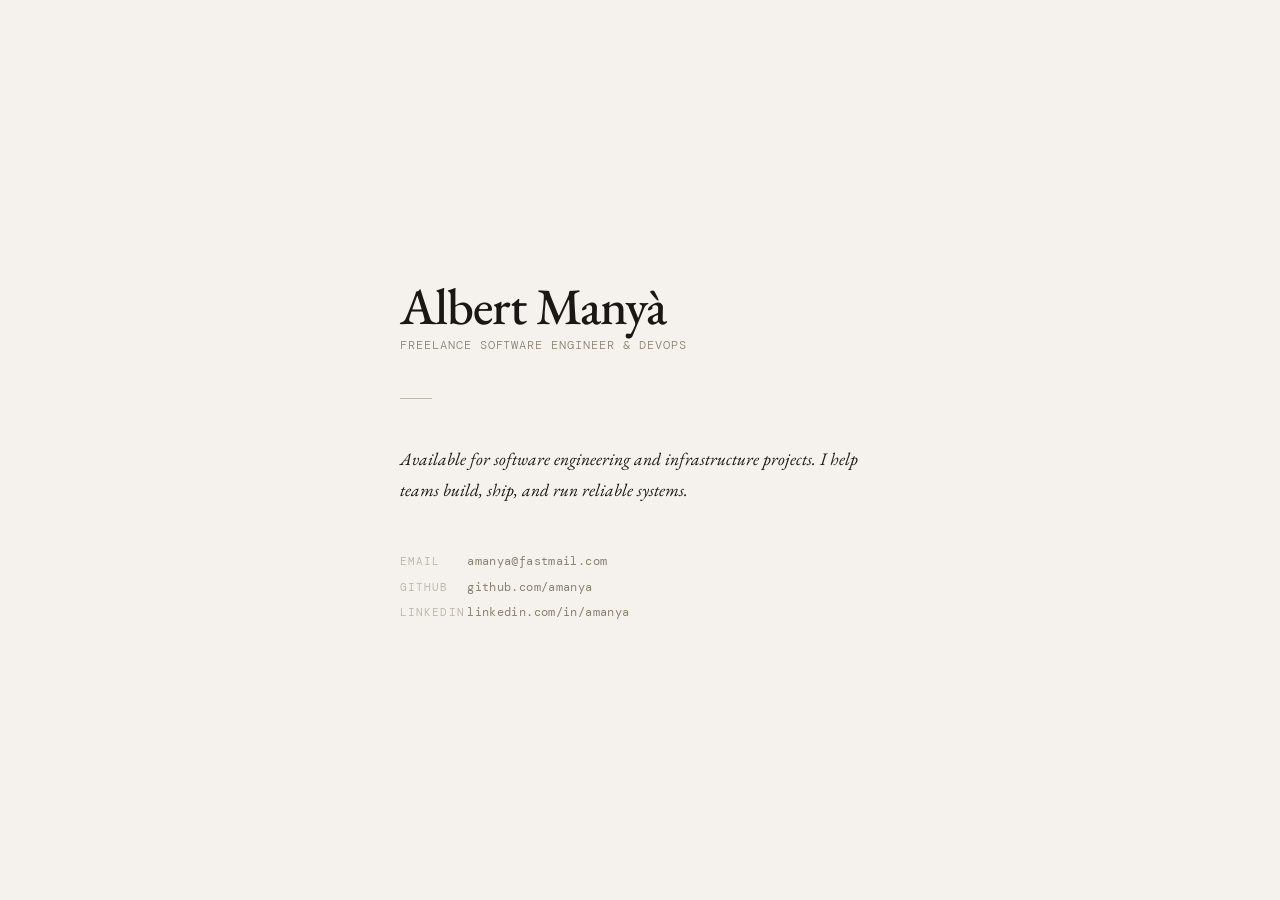
<file: index.html>
<!DOCTYPE html>
<html lang="en">
<head>
  <meta charset="UTF-8">
  <meta name="viewport" content="width=device-width, initial-scale=1.0">
  <title>Albert Manyà</title>
  <link rel="preconnect" href="https://fonts.googleapis.com">
  <link href="https://fonts.googleapis.com/css2?family=EB+Garamond:ital,wght@0,400;0,500;1,400&family=DM+Mono:wght@300;400&display=swap" rel="stylesheet">
  <style>
    *, *::before, *::after { box-sizing: border-box; margin: 0; padding: 0; }

    :root {
      --bg: #f5f2ed;
      --ink: #1a1814;
      --muted: #8a8070;
      --accent: #2a2420;
    }

    html, body {
      height: 100%;
    }

    body {
      background: var(--bg);
      color: var(--ink);
      font-family: 'EB Garamond', Georgia, serif;
      display: flex;
      align-items: center;
      justify-content: center;
      min-height: 100vh;
      padding: 2rem;
    }

    main {
      max-width: 480px;
      width: 100%;
      opacity: 0;
      transform: translateY(12px);
      animation: appear 0.8s ease forwards 0.1s;
    }

    @keyframes appear {
      to { opacity: 1; transform: translateY(0); }
    }

    .name {
      font-size: clamp(2.2rem, 6vw, 3.2rem);
      font-weight: 500;
      letter-spacing: -0.02em;
      line-height: 1;
      margin-bottom: 0.4rem;
    }

    .role {
      font-family: 'DM Mono', monospace;
      font-weight: 300;
      font-size: 0.75rem;
      letter-spacing: 0.08em;
      color: var(--muted);
      text-transform: uppercase;
      margin-bottom: 2.8rem;
    }

    .divider {
      width: 32px;
      height: 1px;
      background: var(--muted);
      margin-bottom: 2.8rem;
      opacity: 0.5;
    }

    .bio {
      font-size: 1.1rem;
      line-height: 1.75;
      color: var(--ink);
      margin-bottom: 3rem;
      font-style: italic;
    }

    .links {
      display: flex;
      flex-direction: column;
      gap: 0.6rem;
    }

    .links a {
      font-family: 'DM Mono', monospace;
      font-size: 0.78rem;
      font-weight: 400;
      color: var(--muted);
      text-decoration: none;
      display: inline-flex;
      align-items: center;
      gap: 0.7rem;
      transition: color 0.2s ease;
      letter-spacing: 0.03em;
    }

    .links a:hover {
      color: var(--ink);
    }

    .links a .label {
      width: 56px;
      opacity: 0.5;
      font-size: 0.68rem;
      letter-spacing: 0.1em;
      text-transform: uppercase;
    }

    .links a .value {
      opacity: 1;
    }
  </style>
</head>
<body>
  <main>
    <h1 class="name">Albert Manyà</h1>
    <p class="role">Freelance Software Engineer &amp; DevOps</p>
    <div class="divider"></div>
    <p class="bio">Available for software engineering and infrastructure projects. I help teams build, ship, and run reliable systems.</p>
    <nav class="links">
      <a href="mailto:amanya@fastmail.com">
        <span class="label">Email</span>
        <span class="value">amanya@fastmail.com</span>
      </a>
      <a href="https://github.com/amanya" target="_blank" rel="noopener">
        <span class="label">GitHub</span>
        <span class="value">github.com/amanya</span>
      </a>
      <a href="https://www.linkedin.com/in/amanya/" target="_blank" rel="noopener">
        <span class="label">LinkedIn</span>
        <span class="value">linkedin.com/in/amanya</span>
      </a>
    </nav>
  </main>
</body>
</html>
</file>
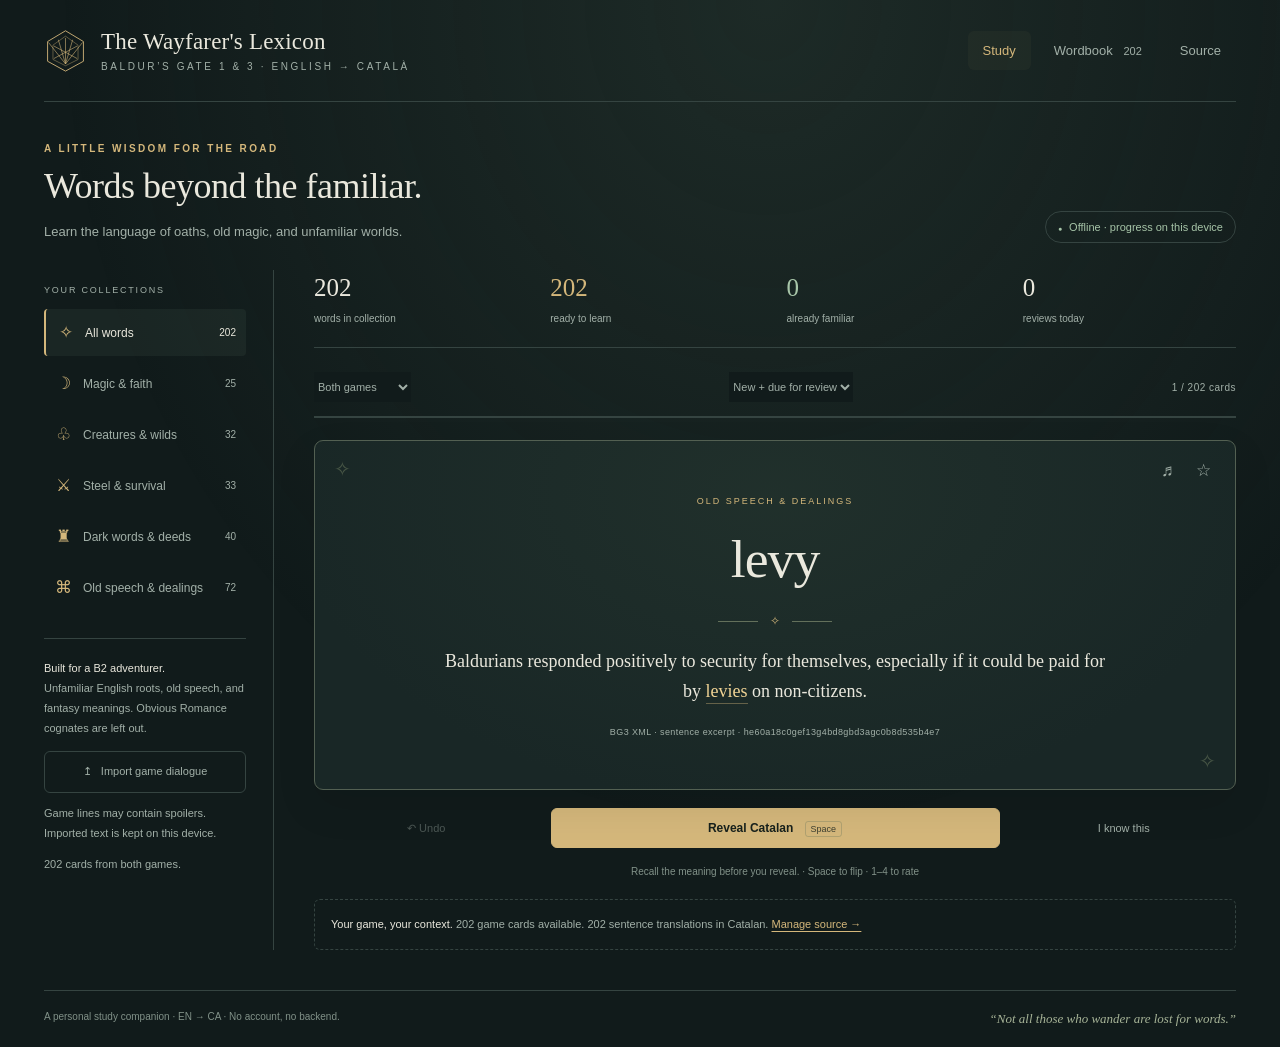
<file: bg3/index.html>
<!doctype html>
<html lang="en">
<head>
<meta charset="utf-8"><meta name="viewport" content="width=device-width,initial-scale=1">
<meta name="description" content="An offline English–Catalan fantasy vocabulary trainer for a B2 reader. Import BG3 English XML to study words in real game context.">
<title>The Wayfarer's Lexicon · BG3 vocabulary</title>
<style>:root{color-scheme:dark;--bg:#111b1b;--panel:#192726;--line:#354441;--text:#eae8dd;--muted:#a2b0a8;--gold:#d4b77b;--soft:#273a34;--green:#a7c5a8;--red:#ecaaa0;font-family:Arial,Helvetica,sans-serif;font-synthesis:none}
*{box-sizing:border-box}body{margin:0;background:var(--bg);color:var(--text);min-height:100vh}body:before{content:"";position:fixed;inset:0;z-index:-1;background:radial-gradient(ellipse at 60% 0%,#30423966,transparent 65%);pointer-events:none}button,input,select{font:inherit}button,select{cursor:pointer}button{color:inherit}button:disabled{opacity:.4;cursor:default}button:focus-visible,a:focus-visible,input:focus-visible,select:focus-visible,summary:focus-visible{outline:2px solid var(--gold);outline-offset:5px}button{border:1px solid var(--line);border-radius:6px;background:transparent;padding:12px 18px;transition:background .15s,border-color .15s}button:hover:not(:disabled){background:#ffffff09;border-color:#7b8d7e}a{color:var(--gold)}.shell{max-width:1280px;margin:auto;padding:0 44px}.topbar{height:102px;display:flex;align-items:center;justify-content:space-between;border-bottom:1px solid var(--line)}.brand{display:flex;align-items:center;gap:14px}.brand-icon{width:43px;height:43px;color:var(--gold)}.brand-name{font:23px Georgia,serif;letter-spacing:.2px}.brand-sub{display:block;font-size:10px;letter-spacing:2.6px;color:var(--muted);margin-top:6px;text-transform:uppercase}.nav{display:flex;gap:8px}.nav button{border:0;color:var(--muted);font-size:13px;padding:12px 15px}.nav button.active{color:var(--gold);background:#d4b77b0b}.nav .number{font-size:11px;margin-left:7px;color:var(--muted)}.intro{padding:41px 0 27px;display:flex;justify-content:space-between;gap:30px;align-items:end}.eyebrow{text-transform:uppercase;font-size:10px;letter-spacing:2.4px;color:var(--gold);font-weight:600}.intro h1{font:36px/1.2 Georgia,serif;margin:11px 0 13px;font-weight:normal;letter-spacing:-.5px}.intro p{margin:0;color:var(--muted);font-size:13px;line-height:1.7}.local-pill{color:var(--green);font-size:11px;border:1px solid var(--line);padding:9px 12px;border-radius:30px;white-space:nowrap}.local-pill:before{content:'●';font-size:7px;margin-right:7px}.layout{display:grid;grid-template-columns:230px minmax(0,1fr);gap:40px;padding-bottom:40px}.sidebar{border-right:1px solid var(--line);padding-right:27px}.small-label{color:var(--muted);text-transform:uppercase;letter-spacing:1.8px;font-size:9px;display:block;margin:15px 0 14px}.category{width:100%;border:0;border-radius:4px;display:flex;align-items:center;text-align:left;padding:13px 10px;margin:4px 0;font-size:12px;color:var(--muted);gap:10px}.category .glyph{font-size:17px;color:var(--gold);width:19px;text-align:center}.category .count{margin-left:auto;font-size:10px}.category.active{color:var(--text);background:#a7c5a810;border-left:2px solid var(--gold)}.side-note{border-top:1px solid var(--line);margin-top:27px;padding-top:20px;font-size:11px;line-height:1.8;color:var(--muted)}.side-note strong{font-weight:normal;color:var(--text)}.side-note button{width:100%;font-size:11px;padding:10px;margin-top:13px}.stats{display:flex;gap:23px;margin-bottom:24px;padding:4px 0 21px;border-bottom:1px solid var(--line)}.stat{flex:1}.stat b{font:25px Georgia,serif;display:block;margin-bottom:6px}.stat span{color:var(--muted);font-size:10px}.stat:nth-child(2) b{color:var(--gold)}.stat:nth-child(3) b{color:var(--green)}.study-toolbar{display:flex;justify-content:space-between;align-items:center;gap:15px;margin-bottom:14px}.study-toolbar select,.filter-controls select{background:var(--bg);color:var(--muted);border:0;font-size:11px;padding:8px 0;max-width:100%}.study-toolbar .session-label{font-size:10px;color:var(--muted);letter-spacing:.5px}.progress-track{height:2px;background:var(--line);margin-bottom:22px}.progress-track div{height:100%;background:var(--gold);transition:width .3s}.flashcard{position:relative;border:1px solid #536052;border-radius:9px;min-height:350px;background:radial-gradient(ellipse at 50% 15%,#2f423655,transparent 75%),var(--panel);padding:29px 38px 24px;box-shadow:0 16px 40px #00000018;text-align:center;display:flex;flex-direction:column;align-items:center;justify-content:center}.flashcard:before,.flashcard:after{content:'✧';position:absolute;color:#8e9d7566;font-size:20px;top:16px;left:19px}.flashcard:after{top:auto;left:auto;bottom:16px;right:19px}.card-meta{font-size:9px;text-transform:uppercase;color:var(--gold);letter-spacing:2px;margin-bottom:19px}.word{font:clamp(35px,4.2vw,54px)/1.15 Georgia,serif;letter-spacing:-1px;margin:4px 0 17px;font-weight:normal;overflow-wrap:anywhere}.word.ca{font-size:clamp(28px,3.1vw,39px);max-width:650px;line-height:1.22}.definition{font-size:12px;color:var(--muted);line-height:1.7;max-width:540px;margin:0 0 15px}.ornament{display:flex;align-items:center;gap:12px;color:var(--gold);font-size:12px;width:114px;margin:6px 0 19px}.ornament:before,.ornament:after{content:'';height:1px;background:#63705b;flex:1}.sentence{font:18px/1.65 Georgia,serif;max-width:660px;margin:0;white-space:pre-wrap;overflow-wrap:anywhere}.sentence mark{background:transparent;color:#f1d495;border-bottom:1px solid #d4b77b66;padding-bottom:2px}.source-label{font-size:9px;color:var(--muted);letter-spacing:.4px;margin:19px 0 0;line-height:1.5}.card-actions{position:absolute;right:15px;top:12px;display:flex;gap:4px}.card-actions button{padding:7px 9px;border:0;color:var(--muted);font-size:17px}.card-actions .saved{color:var(--gold)}.reveal-row{margin:18px 0 10px;display:grid;grid-template-columns:1fr 2fr 1fr;gap:12px;align-items:center}.primary{background:var(--gold);color:#17211c;font-size:12px;font-weight:600;border-color:var(--gold)}.primary:hover:not(:disabled){background:#e5cb95;border-color:#e5cb95}.muted-button{border:0;color:var(--muted);font-size:11px;padding:10px}.key{border:1px solid #64745b66;border-radius:3px;padding:2px 5px;margin-left:8px;font-size:9px;font-weight:normal;opacity:.8}.rating-row{display:grid;grid-template-columns:repeat(4,1fr);gap:10px;margin:18px 0 10px}.rating-row button{padding:12px 5px;font-size:12px;background:#192726}.rating-row small{display:block;color:var(--muted);font-size:9px;margin-top:6px}.rating-row button:first-child{color:var(--red)}.rating-row button:last-child{color:var(--green)}.keyboard-hint{text-align:center;color:#819188;font-size:10px;margin:18px 0}.keyboard-hint span{padding:0 9px;color:#4f6657}.source-banner{font-size:11px;color:var(--muted);line-height:1.7;border:1px dashed var(--line);padding:13px 16px;border-radius:6px;margin-top:22px}.source-banner strong{color:var(--text);font-weight:normal}.source-banner button{border:0;color:var(--gold);font-size:11px;padding:2px 0;text-decoration:underline;text-underline-offset:3px}.footer{display:flex;justify-content:space-between;gap:20px;padding:20px 0;border-top:1px solid var(--line);font-size:10px;color:#819188}.footer span:last-child{font:italic 13px Georgia,serif;color:#a6b397}.view[hidden],[hidden]{display:none!important}.panel{border:1px solid var(--line);border-radius:8px;background:var(--panel);padding:25px;margin:0 0 20px}.panel h2{font:25px Georgia,serif;margin:0 0 12px}.panel h3{font:19px Georgia,serif;margin:22px 0 12px}.panel p,.panel li{font-size:13px;line-height:1.8;color:var(--muted)}.panel code{font-size:11px;word-break:break-all}.panel ul{padding-left:20px}.import-zone{display:block;border:1px dashed #77896c;border-radius:6px;padding:27px;text-align:center;background:#a7c5a806;margin:20px 0;cursor:pointer}.import-zone strong{font:21px Georgia,serif;color:var(--gold);display:block;margin-bottom:10px}.import-zone span{display:block;color:var(--muted);font-size:12px;line-height:1.7}.import-zone input{font-size:12px;max-width:100%;margin-top:16px}.button-group{display:flex;gap:10px;flex-wrap:wrap}.button-group button{font-size:12px}.status{font-size:12px;line-height:1.7;color:var(--green);min-height:22px;overflow-wrap:anywhere}.status.error{color:var(--red)}.filter-controls{display:flex;gap:12px;flex-wrap:wrap;margin:0 0 18px}.filter-controls input{min-width:160px;flex:1;border:1px solid var(--line);background:var(--panel);color:var(--text);border-radius:5px;padding:12px;font-size:12px}.filter-controls select{border:1px solid var(--line);padding:10px;border-radius:5px}.word-list{display:grid;gap:9px}.word-row{display:flex;text-align:left;align-items:center;gap:20px;width:100%;background:var(--panel);padding:16px 20px}.word-row strong{font:20px Georgia,serif;display:block;margin-bottom:5px}.word-row small{color:var(--muted);font-size:10px;line-height:1.5}.word-row .translation{margin-left:auto;text-align:right;color:#d6cfb8;font:15px Georgia,serif;max-width:45%}.word-row .badge{font-size:9px;color:var(--green);display:block;font-family:Arial,sans-serif;margin-top:7px}.list-count{font-size:11px;color:var(--muted);margin-bottom:14px}.empty{text-align:center;padding:48px 20px}.empty h2{font:32px Georgia,serif;color:var(--gold)}.empty p{font-size:13px;line-height:1.8;color:var(--muted);max-width:460px;margin:18px auto}.empty button{margin:6px}.toast{position:fixed;bottom:25px;left:50%;transform:translateX(-50%);z-index:20;border:1px solid #7b8d7e;background:#273a34;padding:12px 20px;border-radius:5px;box-shadow:0 5px 30px #0006;font-size:12px;max-width:90vw;text-align:center}.dialog{background:var(--bg);color:var(--text);border:1px solid var(--line);border-radius:10px;max-width:650px;width:calc(100% - 32px);padding:28px}.dialog::backdrop{background:#000b}.dialog h2{font:34px Georgia,serif;margin:0 0 16px}.dialog p{font-size:13px;line-height:1.8;color:var(--muted)}.dialog .close{float:right;padding:5px 10px}.dialog blockquote{border-left:2px solid var(--gold);padding-left:18px;font:18px/1.6 Georgia,serif}.danger{color:var(--red)}.inline-check{display:flex;gap:8px;align-items:center;font-size:11px;color:var(--muted);margin:16px 0}.progress-line{width:100%;accent-color:var(--gold);height:5px}.notice{border-left:2px solid var(--gold);padding-left:15px;font-size:12px;line-height:1.8;color:var(--muted)}
@media(min-width:1450px){.shell{max-width:1380px}.layout{gap:55px}.flashcard{min-height:390px}.intro{padding-top:52px}}@media(max-width:850px){.shell{padding:0 24px}.layout{grid-template-columns:175px minmax(0,1fr);gap:23px}.sidebar{padding-right:16px}.category{font-size:11px;padding:11px 5px;gap:6px}.intro h1{font-size:30px}.flashcard{padding:30px 22px}.reveal-row{grid-template-columns:1fr 2.5fr 1fr;gap:4px}.nav button{padding:10px}.brand-name{font-size:20px}}@media(max-width:640px){.shell{padding:0 18px}.topbar{height:86px}.brand-icon{width:32px;height:32px}.brand{gap:9px}.brand-name{font-size:19px}.brand-sub{font-size:8px;letter-spacing:1.7px}.nav{gap:0}.nav button{font-size:11px;padding:10px 8px}.nav .number{display:none}.intro{padding:29px 0 22px}.intro h1{font-size:29px}.intro p{font-size:12px}.local-pill{display:none}.layout{display:flex;flex-direction:column;gap:15px}.sidebar{border:0;padding:0}.sidebar .small-label,.side-note{display:none}.categories{display:flex;overflow:auto;gap:5px;padding-bottom:9px}.category{width:auto;white-space:nowrap;padding:10px;flex-shrink:0;font-size:10px;border:1px solid var(--line);gap:6px}.category.active{border:1px solid var(--gold)}.category .glyph{font-size:13px}.category .count{display:none}.stats{gap:10px;margin-bottom:15px;padding-bottom:16px}.stat b{font-size:24px}.flashcard{min-height:360px;padding:36px 23px 28px}.sentence{font-size:17px}.word{font-size:43px}.word.ca{font-size:30px}.reveal-row{grid-template-columns:1fr 2.7fr 1fr}.reveal-row button{padding:12px 6px}.reveal-row .key{display:none}.rating-row{gap:6px}.rating-row .key{display:none}.rating-row button{font-size:11px}.footer{line-height:1.7;flex-direction:column;gap:5px}.panel{padding:20px}.word-row{padding:14px;gap:12px}.word-row strong{font-size:19px}.word-row .translation{font-size:13px}.keyboard-hint{font-size:9px}.filter-controls input{width:100%}.filter-controls select{flex:1;min-width:0}.card-meta{font-size:8px;letter-spacing:1.6px}}
@media(prefers-reduced-motion:reduce){*{transition:none!important;scroll-behavior:auto!important}}
</style>
</head>
<body>
<div class="shell">
<header class="topbar"><div class="brand"><svg class="brand-icon" aria-hidden="true" viewBox="0 0 48 48" fill="none"><path d="M24 2 44 14v22L24 47 4 36V14Z" stroke="currentColor"/><path d="m24 8 14 10v16L24 41 10 34V18Z" stroke="currentColor" opacity=".45"/><path d="M24 10v29M11 19l26 14M37 19 11 33M16 12l8 27 8-27M5 15l19 24 19-24" stroke="currentColor" opacity=".65"/></svg><div><div class="brand-name">The Wayfarer's Lexicon</div><span class="brand-sub">Baldur’s Gate 1 & 3 · English → Català</span></div></div><nav class="nav" aria-label="Main navigation"><button data-view="study" class="active" aria-current="page">Study</button><button data-view="library">Wordbook <span class="number" id="nav-count"></span></button><button data-view="source">Source</button></nav></header>
<section class="intro"><div><div class="eyebrow">A little wisdom for the road</div><h1 id="page-title">Words beyond the familiar.</h1><p id="page-subtitle">Learn the language of oaths, old magic, and unfamiliar worlds.</p></div><div class="local-pill">Offline · progress on this device</div></section>
<div class="layout"><aside class="sidebar"><span class="small-label">Your collections</span><div class="categories" id="categories"></div><div class="side-note"><strong>Built for a B2 adventurer.</strong><br>Unfamiliar English roots, old speech, and fantasy meanings. Obvious Romance cognates are left out.<button data-go="source">↥ &nbsp; Import game dialogue</button><p>Game lines may contain spoilers. No dialogue has been imported yet.</p><div id="side-source"></div></div></aside>
<main>
<section class="view" id="view-study" aria-labelledby="page-title">
<div class="stats"><div class="stat"><b id="stat-total">0</b><span>words in collection</span></div><div class="stat"><b id="stat-ready">0</b><span>ready to learn</span></div><div class="stat"><b id="stat-known">0</b><span>already familiar</span></div><div class="stat"><b id="stat-reviewed">0</b><span>reviews today</span></div></div>
<div class="study-toolbar"><label><select id="game-filter" aria-label="Filter by game"><option value="all">Both games</option><option value="bg1">Baldur’s Gate 1</option><option value="bg3">Baldur’s Gate 3</option></select></label><label><span class="sr-only" hidden>Study mode</span><select id="study-mode" aria-label="Study mode"><option value="ready">New + due for review</option><option value="all">Explore all words</option><option value="starred">Saved words</option></select></label><span class="session-label" id="session-label"></span></div>
<div class="progress-track" role="progressbar" aria-label="Session progress" aria-valuemin="0" aria-valuemax="100" aria-valuenow="0" id="session-progress"><div id="progress-fill"></div></div>
<div id="card-area">
<article class="flashcard" id="flashcard" aria-label="Vocabulary flashcard"><div class="card-actions"><button id="speak" aria-label="Hear English word" title="Hear the English word">♬</button><button id="star" aria-label="Save word" aria-pressed="false" title="Save word">☆</button></div><div class="card-meta" id="card-category"></div><h2 class="word" id="card-word"></h2><p class="definition" id="card-definition" hidden></p><div class="ornament" aria-hidden="true">✧</div><p class="sentence" id="card-sentence"></p><p class="source-label" id="card-source"></p></article>
<div class="reveal-row" id="reveal-row"><button class="muted-button" id="undo" disabled>↶ Undo</button><button class="primary" id="reveal">Reveal Catalan <span class="key">Space</span></button><button class="muted-button" id="skip">I know this</button></div>
<div class="rating-row" id="rating-row" hidden><button data-rate="again">Again <span class="key">1</span><small>In this session</small></button><button data-rate="hard">Hard <span class="key">2</span><small>Tomorrow</small></button><button data-rate="good">Got it <span class="key">3</span><small id="good-delay">In 3 days</small></button><button data-rate="known">Familiar <span class="key">4</span><small>In 30 days</small></button></div>
<p class="keyboard-hint" id="keyboard-hint">Recall the meaning before you reveal. <span>·</span> Space to flip <span>·</span> 1–4 to rate</p>
</div>
<div class="empty" id="empty-study" hidden><div class="eyebrow">A well-earned rest</div><h2 id="empty-title">Your path is clear.</h2><p id="empty-message"></p><button class="primary" id="explore-all">Explore all words</button><button id="shuffle">Shuffle & restart</button><button id="empty-undo" disabled>↶ Undo last review</button></div>
<div class="source-banner" id="source-banner"></div>
</section>
<section class="view" id="view-library" hidden><div class="filter-controls"><input type="search" id="search" aria-label="Search English or Catalan words" placeholder="Find a word in English or Català…"><select id="list-status" aria-label="Filter words"><option value="all">All words</option><option value="new">Not studied</option><option value="learning">Learning</option><option value="known">Familiar</option><option value="starred">Saved</option></select></div><div class="list-count" id="list-count"></div><div class="word-list" id="word-list"></div></section>
<section class="view" id="view-source" hidden>
<div class="panel"><div class="eyebrow">From the game to your wordbook</div><h2 style="margin-top:12px">Bring your own dialogue.</h2><p id="source-summary">Verified game contexts from your English XML are bundled in this app.</p><label class="import-zone"><strong>Open your English XML</strong><span>Matches the curated vocabulary against BG3 localisation entries.<br>Uses short, readable lines from the file. Everything stays in your browser.</span><input type="file" id="xml-input" accept=".xml,application/xml,text/xml"></label><progress id="import-progress" class="progress-line" max="100" value="0" hidden aria-label="Import progress"></progress><p class="status" id="import-status" role="status"></p><p class="notice">After import, study shows only words found in your file. The bundled game contexts include Catalan translations. A newly imported sentence has a translation only if it exactly matches a reviewed source sentence. Importing in the browser does not copy the XML into the project folder.</p><div class="button-group"><button id="clear-import">Use practice deck</button><button id="download-contexts">Export matched contexts</button></div></div>
<div class="panel"><h2>Your progress, your device.</h2><p>Review dates, saved words, and selected game lines are stored in this browser. Export a backup before changing browsers or clearing site data. If your browser blocks local storage, you can still study and export a backup.</p><div class="button-group"><button id="export-progress">Export backup</button><label><span class="sr-only" hidden>Restore backup</span><input type="file" id="backup-input" accept="application/json,.json" aria-label="Restore backup" hidden><button id="restore-backup">Restore backup</button></label><button id="reset-progress" class="danger">Reset review progress</button></div><p class="status" id="storage-status" role="status"></p></div>
<details class="panel"><summary>How the vocabulary was chosen</summary><p>The glossary favours Germanic English roots, archaic dialogue, weaponry, creatures, and less familiar meanings. It omits close Catalan/Spanish cognates such as “necromancer”, “infernal”, and “ritual”. Some short words remain because their fantasy meaning is specialised.</p><p>Translations explain the meaning in Catalan; they are not claimed to be official D&amp;D terminology. Words can have other meanings: always read the context. The bundled game sentences have been reviewed for meaning and translated into Catalan. New automatic matches may need review.</p><p>The app includes Catalan translations for its curated game sentences and practice examples. It does not automatically translate arbitrary new dialogue. Game entries retain their XML content ID for traceability. Your file may also contain books, item descriptions, and interface text, since a localisation XML does not always identify dialogue separately.</p><p>To rebuild the standalone app from a locally available XML, run <code>python3 scripts/import_xml.py data/english.xml</code>. The original bytes remain in <code>data/english.xml</code>. See README.md for details.</p><p><strong>Review schedule:</strong> Again repeats later in this session; Hard is due tomorrow; Got it starts at three days and doubles the previous interval up to 60 days; Familiar is due in 30 days. Dates use your device's local calendar.</p></details>
</section>
</main></div>
<footer class="footer"><span>A personal study companion · EN → CA · No account, no backend.</span><span>“Not all those who wander are lost for words.”</span></footer>
</div>
<dialog class="dialog" id="word-dialog"><button class="close" id="close-dialog" aria-label="Close word details">×</button><div id="word-detail"></div><button class="primary" id="study-this">Study this word</button></dialog><div class="toast" id="toast" role="status" hidden></div>
<script id="deck-data" type="application/json">{"cards": [{"word": "eldritch", "category": "Magic & faith", "catalan": "estrany i sobrenatural", "meaning": "Uncanny, otherworldly, often unsettling magic.", "example": "An eldritch light flickered beneath the door.", "exampleCa": "Una llum estranya i sobrenatural tremolava sota la porta.", "forms": ["eldritch"], "id": "eldritch"}, {"word": "cantrip", "category": "Magic & faith", "catalan": "truc màgic", "meaning": "A minor spell that can be cast repeatedly.", "example": "She lit the candle with a cantrip.", "exampleCa": "Va encendre l'espelma amb un truc màgic.", "forms": ["cantrip", "cantrips"], "id": "cantrip"}, {"word": "warlock", "category": "Magic & faith", "catalan": "bruixot vinculat a un pacte", "meaning": "A spellcaster whose power comes from a pact with a powerful being.", "example": "The warlock owed his power to a dangerous patron.", "exampleCa": "El bruixot devia el seu poder a un protector perillós.", "forms": ["warlock", "warlocks"], "id": "warlock"}, {"word": "wizard", "category": "Magic & faith", "catalan": "mag que aprèn màgia estudiant", "meaning": "A spellcaster who learns magic through study.", "example": "The wizard spent the night studying her spellbook.", "exampleCa": "La maga va passar la nit estudiant el seu llibre de conjurs.", "forms": ["wizard", "wizards"], "id": "wizard"}, {"word": "sorcerer", "category": "Magic & faith", "catalan": "fetiller amb màgia innata", "meaning": "A spellcaster with an innate source of magical power.", "example": "The sorcerer could barely control his gift.", "exampleCa": "El fetiller amb prou feines podia controlar el seu do.", "forms": ["sorcerer", "sorcerers", "sorceress"], "id": "sorcerer"}, {"word": "spell", "category": "Magic & faith", "catalan": "conjur; encanteri", "meaning": "A magical effect produced by a spellcaster.", "example": "The spell sealed the entrance to the crypt.", "exampleCa": "El conjur va segellar l'entrada de la cripta.", "forms": ["spell", "spells"], "id": "spell"}, {"word": "ward", "category": "Magic & faith", "catalan": "protecció màgica", "meaning": "A magical protection or barrier; also a person under someone's care.", "example": "A ward kept the restless spirits outside.", "exampleCa": "Una protecció màgica mantenia els esperits inquiets a fora.", "forms": ["ward", "wards", "warded"], "id": "ward"}, {"word": "hex", "category": "Magic & faith", "catalan": "malefici", "meaning": "A spell meant to bring harm or bad luck.", "example": "Someone had placed a hex on the old well.", "exampleCa": "Algú havia llançat un malefici sobre el pou vell.", "forms": ["hex", "hexes", "hexed"], "id": "hex"}, {"word": "curse", "category": "Magic & faith", "catalan": "maledicció; maleir", "meaning": "Magic that causes suffering or misfortune.", "example": "Only the priest knew how to lift the curse.", "exampleCa": "Només el sacerdot sabia com trencar la maledicció.", "forms": ["curse", "curses", "cursed"], "id": "curse"}, {"word": "boon", "category": "Magic & faith", "catalan": "do; favor concedit", "meaning": "A useful gift or blessing, often from a powerful being.", "example": "The goddess granted her a single boon.", "exampleCa": "La deessa li va concedir un únic do.", "forms": ["boon", "boons"], "id": "boon"}, {"word": "smite", "category": "Magic & faith", "catalan": "colpir amb força divina", "meaning": "To strike powerfully, especially with divine force.", "example": "He raised his blade to smite the undead.", "exampleCa": "Va alçar la fulla per colpir els morts vivents amb força divina.", "forms": ["smite", "smites", "smiting", "smote", "smitten"], "id": "smite"}, {"word": "banish", "category": "Magic & faith", "catalan": "desterrar; expulsar", "meaning": "To force someone away, sometimes to another plane.", "example": "We must banish the creature before dawn.", "exampleCa": "Hem de desterrar la criatura abans de l'alba.", "forms": ["banish", "banishes", "banished", "banishing"], "id": "banish"}, {"word": "summon", "category": "Magic & faith", "catalan": "invocar; fer venir", "meaning": "To call a creature or person to appear.", "example": "Do not summon anything you cannot control.", "exampleCa": "No invoquis res que no puguis controlar.", "forms": ["summon", "summons", "summoned", "summoning"], "id": "summon"}, {"word": "weave", "category": "Magic & faith", "catalan": "teixir; la trama de la màgia", "meaning": "To interlace threads; in fantasy, to shape magic. The Weave is also a named magical framework.", "example": "She began to weave a spell around the gate.", "exampleCa": "Va començar a teixir un conjur al voltant del portal.", "forms": ["weave", "weaves", "weaving", "wove", "woven"], "id": "weave"}, {"word": "scry", "category": "Magic & faith", "catalan": "observar a distància amb màgia", "meaning": "To see distant people or places through magic.", "example": "The witch used a mirror to scry on her enemies.", "exampleCa": "La bruixa feia servir un mirall per observar els seus enemics amb màgia.", "forms": ["scry", "scries", "scrying", "scried"], "id": "scry"}, {"word": "thrall", "category": "Magic & faith", "catalan": "esclau sotmès a una voluntat", "meaning": "Someone under another being's complete control.", "example": "The creature had made the guard its thrall.", "exampleCa": "La criatura havia convertit el guàrdia en el seu esclau.", "forms": ["thrall", "thralls"], "id": "thrall"}, {"word": "oath", "category": "Magic & faith", "catalan": "jurament", "meaning": "A solemn promise, especially one that binds a knight or paladin.", "example": "She swore an oath to protect the helpless.", "exampleCa": "Va fer el jurament de protegir els desemparats.", "forms": ["oath", "oaths"], "id": "oath"}, {"word": "oathbreaker", "category": "Magic & faith", "catalan": "qui ha trencat el seu jurament", "meaning": "Someone who has broken a solemn oath.", "example": "No oathbreaker would be welcome in that hall.", "exampleCa": "Ningú que hagués trencat el seu jurament seria benvingut en aquella sala.", "forms": ["oathbreaker", "oathbreakers"], "id": "oathbreaker"}, {"word": "atonement", "category": "Magic & faith", "catalan": "expiació; reparació d'una falta", "meaning": "Making amends for a wrong or sin.", "example": "He sought atonement for the lives he had taken.", "exampleCa": "Buscava expiar les vides que havia llevat.", "forms": ["atonement"], "id": "atonement"}, {"word": "shrine", "category": "Magic & faith", "catalan": "santuari petit; lloc de culte", "meaning": "A place dedicated to a deity or holy figure.", "example": "They left an offering at the roadside shrine.", "exampleCa": "Van deixar una ofrena al petit santuari del camí.", "forms": ["shrine", "shrines"], "id": "shrine"}, {"word": "heathen", "category": "Magic & faith", "catalan": "pagà; infidel", "meaning": "An often insulting word for someone outside the speaker's religion.", "example": "The preacher called every outsider a heathen.", "exampleCa": "El predicador anomenava pagà qualsevol foraster.", "forms": ["heathen", "heathens"], "id": "heathen"}, {"word": "hallowed", "category": "Magic & faith", "catalan": "sagrat; consagrat", "meaning": "Made holy or treated with great reverence.", "example": "No blood must be spilled on hallowed ground.", "exampleCa": "No s'ha de vessar sang en terra consagrada.", "forms": ["hallowed"], "id": "hallowed"}, {"word": "unholy", "category": "Magic & faith", "catalan": "impiu; profà", "meaning": "Evil or opposed to what is sacred.", "example": "An unholy presence lingered in the chapel.", "exampleCa": "Una presència impia romania a la capella.", "forms": ["unholy"], "id": "unholy"}, {"word": "blight", "category": "Magic & faith", "catalan": "flagell; mal que corromp", "meaning": "A destructive disease or corrupting influence.", "example": "A creeping blight had blackened the orchard.", "exampleCa": "Un mal que s'escampava havia ennegrit el verger.", "forms": ["blight", "blighted", "blights"], "id": "blight"}, {"word": "taint", "category": "Magic & faith", "catalan": "corrupció; contaminar", "meaning": "A harmful trace of evil or contamination.", "example": "The water bore the taint of dark magic.", "exampleCa": "L'aigua duia la corrupció de la màgia fosca.", "forms": ["taint", "tainted", "taints", "tainting"], "id": "taint"}, {"word": "fiend", "category": "Creatures & wilds", "catalan": "ésser infernal", "meaning": "An evil supernatural being; sometimes a cruel person.", "example": "The fiend demanded a soul in return.", "exampleCa": "L'ésser infernal va exigir una ànima a canvi.", "forms": ["fiend", "fiends", "fiendish"], "id": "fiend"}, {"word": "wraith", "category": "Creatures & wilds", "catalan": "espectre", "meaning": "A ghostly, threatening spirit.", "example": "A wraith drifted silently through the ruined hall.", "exampleCa": "Un espectre es va desplaçar en silenci per la sala en ruïnes.", "forms": ["wraith", "wraiths"], "id": "wraith"}, {"word": "wight", "category": "Creatures & wilds", "catalan": "mort vivent maligne", "meaning": "An evil undead being; an archaic word for a creature or person.", "example": "A wight stood watch over the forgotten tomb.", "exampleCa": "Un mort vivent maligne vigilava la tomba oblidada.", "forms": ["wight", "wights"], "id": "wight"}, {"word": "ghoul", "category": "Creatures & wilds", "catalan": "carronyaire no mort", "meaning": "An undead creature associated with eating corpses.", "example": "The ghoul dragged a body into the shadows.", "exampleCa": "El carronyaire no mort va arrossegar un cos cap a les ombres.", "forms": ["ghoul", "ghouls", "ghoulish"], "id": "ghoul"}, {"word": "undead", "category": "Creatures & wilds", "catalan": "mort vivent; no mort", "meaning": "A dead being animated by unnatural power.", "example": "The undead rose as the bell began to toll.", "exampleCa": "Els morts vivents es van alçar quan la campana va començar a tocar.", "forms": ["undead"], "id": "undead"}, {"word": "mind flayer", "category": "Creatures & wilds", "catalan": "devorador de ments", "meaning": "A tentacled D&D creature with powers over the mind; an explanatory translation.", "example": "The mind flayer reached into the prisoner's thoughts.", "exampleCa": "El devorador de ments va penetrar en els pensaments del presoner.", "forms": ["mind flayer", "mind flayers"], "id": "mind-flayer"}, {"word": "tadpole", "category": "Creatures & wilds", "catalan": "capgròs", "meaning": "A young frog or toad; also the larva-like parasite in BG3.", "example": "They found a wriggling tadpole inside the jar.", "exampleCa": "Van trobar un capgròs que es retorçava dins del pot.", "forms": ["tadpole", "tadpoles"], "id": "tadpole"}, {"word": "spawn", "category": "Creatures & wilds", "catalan": "engendre; cria", "meaning": "Offspring; in fantasy, a creature created by another being.", "example": "The vampire's spawn hid from the morning light.", "exampleCa": "L'engendre del vampir s'amagava de la llum del matí.", "forms": ["spawn", "spawns"], "id": "spawn"}, {"word": "beholder", "category": "Creatures & wilds", "catalan": "monstre esfèric amb molts ulls", "meaning": "In D&D, a floating many-eyed monster; literally, one who looks.", "example": "The beholder turned its many eyes towards us.", "exampleCa": "El monstre esfèric va girar els seus nombrosos ulls cap a nosaltres.", "forms": ["beholder", "beholders"], "id": "beholder"}, {"word": "shapeshifter", "category": "Creatures & wilds", "catalan": "canviaformes", "meaning": "A being able to change its physical form.", "example": "The shapeshifter wore the face of a trusted friend.", "exampleCa": "El canviaformes tenia el rostre d'un amic de confiança.", "forms": ["shapeshifter", "shapeshifters"], "id": "shapeshifter"}, {"word": "hag", "category": "Creatures & wilds", "catalan": "bruixa monstruosa", "meaning": "In fantasy, a wicked witch-like creature; elsewhere, an insult for an old woman.", "example": "The hag offered a cure at a terrible price.", "exampleCa": "La bruixa monstruosa oferia un remei a un preu terrible.", "forms": ["hag", "hags"], "id": "hag"}, {"word": "werewolf", "category": "Creatures & wilds", "catalan": "home llop", "meaning": "A person who can transform into a wolf-like creature.", "example": "The werewolf vanished into the trees before dawn.", "exampleCa": "L'home llop va desaparèixer entre els arbres abans de l'alba.", "forms": ["werewolf", "werewolves"], "id": "werewolf"}, {"word": "owlbear", "category": "Creatures & wilds", "catalan": "ós mussol", "meaning": "A fantasy creature combining features of a bear and an owl.", "example": "An owlbear guarded its cub beside the cave.", "exampleCa": "Un ós mussol protegia la seva cria al costat de la cova.", "forms": ["owlbear", "owlbears"], "id": "owlbear"}, {"word": "wyrm", "category": "Creatures & wilds", "catalan": "drac; serp monstruosa", "meaning": "An old or literary word for a dragon or serpent.", "example": "The ancient wyrm slept beneath the mountain.", "exampleCa": "L'antic drac dormia sota la muntanya.", "forms": ["wyrm", "wyrms"], "id": "wyrm"}, {"word": "brood", "category": "Creatures & wilds", "catalan": "cria; covada", "meaning": "A group of young creatures; as a verb, to dwell on troubling thoughts.", "example": "The spider guarded her brood in the dark.", "exampleCa": "L'aranya protegia la seva cria a les fosques.", "forms": ["brood", "broods", "brooding"], "id": "brood"}, {"word": "swarm", "category": "Creatures & wilds", "catalan": "eixam", "meaning": "A large moving group of insects or other small creatures.", "example": "A swarm of beetles poured from the cracked wall.", "exampleCa": "Un eixam d'escarabats va sortir de l'esquerda de la paret.", "forms": ["swarm", "swarms", "swarming"], "id": "swarm"}, {"word": "carrion", "category": "Creatures & wilds", "catalan": "carronya", "meaning": "The decaying flesh of dead animals.", "example": "The smell of carrion drew birds to the battlefield.", "exampleCa": "La pudor de carronya atreia ocells al camp de batalla.", "forms": ["carrion"], "id": "carrion"}, {"word": "maw", "category": "Creatures & wilds", "catalan": "gola; boca enorme", "meaning": "The open mouth or jaws of a frightening creature.", "example": "A row of sharp teeth lined the creature's maw.", "exampleCa": "Una filera de dents esmolades vorejava la gola de la criatura.", "forms": ["maw", "maws"], "id": "maw"}, {"word": "fang", "category": "Creatures & wilds", "catalan": "ullal", "meaning": "A long, sharp tooth used to bite or inject venom.", "example": "One fang had broken off in the shield.", "exampleCa": "Un ullal s'havia trencat contra l'escut.", "forms": ["fang", "fangs", "fanged"], "id": "fang"}, {"word": "tusk", "category": "Creatures & wilds", "catalan": "defensa; ullal sortint", "meaning": "A long projecting tooth, like that of a boar.", "example": "The boar lowered its head and bared its tusks.", "exampleCa": "El senglar va abaixar el cap i va mostrar les defenses.", "forms": ["tusk", "tusks", "tusked"], "id": "tusk"}, {"word": "claw", "category": "Creatures & wilds", "catalan": "urpa; esgarrapar", "meaning": "A sharp curved nail; also, to scratch with claws.", "example": "Deep claw marks covered the wooden door.", "exampleCa": "La porta de fusta estava coberta de marques profundes d'urpes.", "forms": ["claw", "claws", "clawed", "clawing"], "id": "claw"}, {"word": "talon", "category": "Creatures & wilds", "catalan": "urpa d'ocell rapinyaire", "meaning": "The hooked claw of a bird of prey or similar creature.", "example": "The eagle gripped the branch with its talons.", "exampleCa": "L'àguila aferrava la branca amb les urpes.", "forms": ["talon", "talons"], "id": "talon"}, {"word": "antler", "category": "Creatures & wilds", "catalan": "banya ramificada", "meaning": "One of the branching horns of a deer.", "example": "A broken antler lay beside the forest path.", "exampleCa": "Hi havia una banya ramificada trencada al costat del camí del bosc.", "forms": ["antler", "antlers"], "id": "antler"}, {"word": "hide", "category": "Creatures & wilds", "catalan": "pell; cuir sense adobar", "meaning": "An animal's skin; also the common verb meaning to conceal.", "example": "The beast's thick hide resisted the arrows.", "exampleCa": "La pell gruixuda de la bèstia resistia les fletxes.", "forms": ["hide", "hides"], "id": "hide"}, {"word": "lair", "category": "Creatures & wilds", "catalan": "cau; amagatall", "meaning": "The den or dwelling of a dangerous creature.", "example": "We found the beast's lair behind the waterfall.", "exampleCa": "Vam trobar el cau de la bèstia darrere la cascada.", "forms": ["lair", "lairs"], "id": "lair"}, {"word": "burrow", "category": "Creatures & wilds", "catalan": "toca; excavar una galeria", "meaning": "A hole where an animal lives, or the act of digging one.", "example": "The creature escaped through a narrow burrow.", "exampleCa": "La criatura va fugir per una toca estreta.", "forms": ["burrow", "burrows", "burrowed", "burrowing"], "id": "burrow"}, {"word": "thicket", "category": "Creatures & wilds", "catalan": "matollar espès", "meaning": "A dense group of bushes or small trees.", "example": "Something stirred in the thicket beside the road.", "exampleCa": "Alguna cosa es va moure dins del matollar al costat del camí.", "forms": ["thicket", "thickets"], "id": "thicket"}, {"word": "bramble", "category": "Creatures & wilds", "catalan": "esbarzer", "meaning": "A thorny bush, often with tangled stems.", "example": "Her cloak caught on a bramble near the gate.", "exampleCa": "La capa se li va enganxar en un esbarzer prop de la porta.", "forms": ["bramble", "brambles"], "id": "bramble"}, {"word": "bog", "category": "Creatures & wilds", "catalan": "aiguamoll; terreny pantanós", "meaning": "Wet, soft ground that can be difficult to cross.", "example": "The path disappeared into a treacherous bog.", "exampleCa": "El camí desapareixia en un aiguamoll traïdor.", "forms": ["bog", "bogs"], "id": "bog"}, {"word": "gloom", "category": "Creatures & wilds", "catalan": "penombra; foscor trista", "meaning": "Dim darkness, or a feeling of sadness.", "example": "Two yellow eyes watched us from the gloom.", "exampleCa": "Dos ulls grocs ens observaven des de la penombra.", "forms": ["gloom", "gloomy"], "id": "gloom"}, {"word": "chasm", "category": "Creatures & wilds", "catalan": "avenc; esquerda profunda", "meaning": "A very deep gap in rock or earth.", "example": "A narrow bridge crossed the chasm below the keep.", "exampleCa": "Un pont estret travessava l'avenc sota la fortalesa.", "forms": ["chasm", "chasms"], "id": "chasm"}, {"word": "crag", "category": "Creatures & wilds", "catalan": "penyal; roca escarpada", "meaning": "A steep, rough rock face or peak.", "example": "The watchtower stood on a windswept crag.", "exampleCa": "La torre de guaita s'alçava sobre un penyal batut pel vent.", "forms": ["crag", "crags", "craggy"], "id": "crag"}, {"word": "foe", "category": "Steel & survival", "catalan": "enemic; adversari", "meaning": "An enemy, especially in literary or fantasy language.", "example": "Even a wounded foe can still be dangerous.", "exampleCa": "Fins i tot un enemic ferit pot continuar sent perillós.", "forms": ["foe", "foes"], "id": "foe"}, {"word": "wield", "category": "Steel & survival", "catalan": "empunyar; fer servir amb poder", "meaning": "To hold and use a weapon, or exercise power.", "example": "Only a trained warrior could wield that blade.", "exampleCa": "Només un guerrer entrenat podia empunyar aquella fulla.", "forms": ["wield", "wields", "wielded", "wielding"], "id": "wield"}, {"word": "cleave", "category": "Steel & survival", "catalan": "partir d'un cop; fendre", "meaning": "To split or cut something apart with force.", "example": "The axe could cleave a shield in two.", "exampleCa": "La destral podia partir un escut en dos.", "forms": ["cleave", "cleaves", "cleaved", "cleft", "clove", "cleaving"], "id": "cleave"}, {"word": "hew", "category": "Steel & survival", "catalan": "tallar a cops", "meaning": "To cut or chop with heavy blows.", "example": "They had to hew a path through the roots.", "exampleCa": "Van haver d'obrir-se camí tallant les arrels a cops.", "forms": ["hew", "hews", "hewed", "hewn", "hewing"], "id": "hew"}, {"word": "slay", "category": "Steel & survival", "catalan": "matar; abatre", "meaning": "A literary verb meaning to kill.", "example": "They vowed to slay the beast before winter.", "exampleCa": "Van jurar matar la bèstia abans de l'hivern.", "forms": ["slay", "slays", "slew", "slain", "slaying"], "id": "slay"}, {"word": "thrust", "category": "Steel & survival", "catalan": "estocada; clavar amb força", "meaning": "A sudden forward push, especially with a pointed weapon.", "example": "He avoided the spear with a quick thrust of his shield.", "exampleCa": "Va esquivar la llança amb una empenta ràpida de l'escut.", "forms": ["thrust", "thrusts", "thrusting"], "id": "thrust"}, {"word": "parry", "category": "Steel & survival", "catalan": "parar un cop", "meaning": "To deflect an attack with a weapon.", "example": "She raised her sword to parry the blow.", "exampleCa": "Va alçar l'espasa per parar el cop.", "forms": ["parry", "parries", "parried", "parrying"], "id": "parry"}, {"word": "flail", "category": "Steel & survival", "catalan": "flagell d'armes; agitar-se", "meaning": "A weapon with a striking head attached by a chain; also, to wave wildly.", "example": "The guard swung a heavy flail above his head.", "exampleCa": "El guàrdia brandava un flagell d'armes pesant per sobre del cap.", "forms": ["flail", "flails", "flailed", "flailing"], "id": "flail"}, {"word": "glaive", "category": "Steel & survival", "catalan": "arma d'asta amb fulla tallant", "meaning": "A long-shafted weapon with a blade at one end.", "example": "The sentry blocked the doorway with her glaive.", "exampleCa": "La sentinella barrava la porta amb la seva arma d'asta.", "forms": ["glaive", "glaives"], "id": "glaive"}, {"word": "quarterstaff", "category": "Steel & survival", "catalan": "bastó de combat", "meaning": "A long wooden staff used as a weapon.", "example": "The traveller defended herself with a quarterstaff.", "exampleCa": "La viatgera es va defensar amb un bastó de combat.", "forms": ["quarterstaff", "quarterstaffs", "quarterstaves"], "id": "quarterstaff"}, {"word": "longbow", "category": "Steel & survival", "catalan": "arc llarg", "meaning": "A large bow that can shoot arrows a long distance.", "example": "The scout took a longbow from the rack.", "exampleCa": "L'explorador va agafar un arc llarg del suport.", "forms": ["longbow", "longbows"], "id": "longbow"}, {"word": "quiver", "category": "Steel & survival", "catalan": "buirac; tremolar", "meaning": "A container for arrows; as a verb, to tremble.", "example": "She reached for the last arrow in her quiver.", "exampleCa": "Va allargar la mà cap a l'última fletxa del buirac.", "forms": ["quiver", "quivers", "quivered", "quivering"], "id": "quiver"}, {"word": "scabbard", "category": "Steel & survival", "catalan": "beina d'espasa", "meaning": "A protective sheath for a sword or similar blade.", "example": "He slid the sword back into its scabbard.", "exampleCa": "Va tornar a ficar l'espasa a la beina.", "forms": ["scabbard", "scabbards"], "id": "scabbard"}, {"word": "sheath", "category": "Steel & survival", "catalan": "beina; funda", "meaning": "A close-fitting cover for a blade or tool.", "example": "The dagger's sheath was hidden inside her boot.", "exampleCa": "La beina de la daga estava amagada dins de la bota.", "forms": ["sheath", "sheaths", "sheathe", "sheathed", "sheathing"], "id": "sheath"}, {"word": "hilt", "category": "Steel & survival", "catalan": "empunyadura", "meaning": "The handle of a sword or dagger.", "example": "His hand tightened around the sword's hilt.", "exampleCa": "Va prémer amb més força l'empunyadura de l'espasa.", "forms": ["hilt", "hilts"], "id": "hilt"}, {"word": "pommel", "category": "Steel & survival", "catalan": "pom de l'empunyadura", "meaning": "The rounded end of a sword's handle.", "example": "A small gem was set into the pommel.", "exampleCa": "Hi havia una petita gemma encastada al pom de l'empunyadura.", "forms": ["pommel", "pommels"], "id": "pommel"}, {"word": "gauntlet", "category": "Steel & survival", "catalan": "guantellet; guant d'armadura", "meaning": "An armoured glove; also a severe ordeal in some expressions.", "example": "The knight removed a dented gauntlet.", "exampleCa": "El cavaller es va treure un guantellet abonyegat.", "forms": ["gauntlet", "gauntlets"], "id": "gauntlet"}, {"word": "greaves", "category": "Steel & survival", "catalan": "gamberes; proteccions de les cames", "meaning": "Pieces of armour that protect the lower legs.", "example": "Mud clung to the soldier's iron greaves.", "exampleCa": "El fang s'enganxava a les gamberes de ferro del soldat.", "forms": ["greaves"], "id": "greaves"}, {"word": "breastplate", "category": "Steel & survival", "catalan": "cuirassa del pit", "meaning": "A piece of armour protecting the chest.", "example": "The arrow glanced off her breastplate.", "exampleCa": "La fletxa va rebotar contra la seva cuirassa.", "forms": ["breastplate", "breastplates"], "id": "breastplate"}, {"word": "chainmail", "category": "Steel & survival", "catalan": "cota de malla", "meaning": "Armour made of linked metal rings.", "example": "His chainmail rattled as he climbed the stairs.", "exampleCa": "La seva cota de malla dringava mentre pujava les escales.", "forms": ["chainmail", "chain mail"], "id": "chainmail"}, {"word": "buckler", "category": "Steel & survival", "catalan": "broquer; escut petit", "meaning": "A small shield held in one hand.", "example": "She caught the knife on her buckler.", "exampleCa": "Va aturar el ganivet amb el broquer.", "forms": ["buckler", "bucklers"], "id": "buckler"}, {"word": "shackle", "category": "Steel & survival", "catalan": "grilló; encadenar", "meaning": "A metal restraint for a prisoner's wrist or ankle.", "example": "The prisoner struggled against the iron shackles.", "exampleCa": "El presoner forcejava contra els grillons de ferro.", "forms": ["shackle", "shackles", "shackled"], "id": "shackle"}, {"word": "fetter", "category": "Steel & survival", "catalan": "grilló; lligam que limita", "meaning": "A restraint or chain; something that limits freedom.", "example": "They broke the fetters and opened the cells.", "exampleCa": "Van trencar els grillons i van obrir les cel·les.", "forms": ["fetter", "fetters", "fettered"], "id": "fetter"}, {"word": "onslaught", "category": "Steel & survival", "catalan": "escomesa ferotge", "meaning": "A fierce, overwhelming attack.", "example": "The gate could not withstand another onslaught.", "exampleCa": "La porta no podia resistir una altra escomesa ferotge.", "forms": ["onslaught", "onslaughts"], "id": "onslaught"}, {"word": "skirmish", "category": "Steel & survival", "catalan": "escaramussa", "meaning": "A small, brief fight rather than a full battle.", "example": "A skirmish broke out near the ruined bridge.", "exampleCa": "Va esclatar una escaramussa prop del pont en ruïnes.", "forms": ["skirmish", "skirmishes", "skirmishing"], "id": "skirmish"}, {"word": "ambush", "category": "Steel & survival", "catalan": "emboscada", "meaning": "A surprise attack from a concealed position.", "example": "The overturned cart was the perfect place for an ambush.", "exampleCa": "El carro bolcat era el lloc perfecte per a una emboscada.", "forms": ["ambush", "ambushes", "ambushed", "ambushing"], "id": "ambush"}, {"word": "plunder", "category": "Steel & survival", "catalan": "saquejar; botí", "meaning": "To steal goods by force, especially during war.", "example": "The raiders returned to plunder the village.", "exampleCa": "Els assaltants van tornar per saquejar el poble.", "forms": ["plunder", "plunders", "plundered", "plundering"], "id": "plunder"}, {"word": "loot", "category": "Steel & survival", "catalan": "botí; saquejar", "meaning": "Goods taken from enemies or a defeated place.", "example": "They divided the loot beside the campfire.", "exampleCa": "Es van repartir el botí al costat de la foguera.", "forms": ["loot", "loots", "looted", "looting"], "id": "loot"}, {"word": "spoils", "category": "Steel & survival", "catalan": "botí de guerra", "meaning": "Valuable things taken by the winners of a conflict.", "example": "The spoils of battle filled three wagons.", "exampleCa": "El botí de la batalla omplia tres carros.", "forms": ["spoils"], "id": "spoils"}, {"word": "scourge", "category": "Dark words & deeds", "catalan": "flagell; assot", "meaning": "A source of great suffering; also a whip.", "example": "The warlord became the scourge of the coast.", "exampleCa": "El senyor de la guerra es va convertir en el flagell de la costa.", "forms": ["scourge", "scourges"], "id": "scourge"}, {"word": "wrath", "category": "Dark words & deeds", "catalan": "ira; còlera", "meaning": "Intense anger, often divine or threatening.", "example": "You do not want to face the goddess's wrath.", "exampleCa": "No voldries haver d'afrontar la ira de la deessa.", "forms": ["wrath", "wrathful"], "id": "wrath"}, {"word": "woe", "category": "Dark words & deeds", "catalan": "dissort; aflicció", "meaning": "Great sorrow or trouble, common in literary speech.", "example": "Woe to anyone who breaks the ancient seal.", "exampleCa": "Ai de qui trenqui l'antic segell.", "forms": ["woe", "woes", "woeful"], "id": "woe"}, {"word": "woeful", "category": "Dark words & deeds", "catalan": "molt trist; lamentable", "meaning": "Full of sorrow, or very bad.", "example": "The survivor told a woeful tale of hunger.", "exampleCa": "El supervivent va explicar una història molt trista de fam.", "forms": ["woeful", "woefully"], "id": "woeful"}, {"word": "spite", "category": "Dark words & deeds", "catalan": "despit; rancúnia maliciosa", "meaning": "A wish to upset or hurt someone, often over a small grievance.", "example": "He destroyed the letter out of spite.", "exampleCa": "Va destruir la carta per despit.", "forms": ["spite", "spiteful"], "id": "spite"}, {"word": "grudge", "category": "Dark words & deeds", "catalan": "rancúnia", "meaning": "A lasting feeling of resentment about a past wrong.", "example": "Dwarves in this story could hold a grudge for centuries.", "exampleCa": "Els nans d'aquesta història podien guardar rancúnia durant segles.", "forms": ["grudge", "grudges"], "id": "grudge"}, {"word": "grievance", "category": "Dark words & deeds", "catalan": "greuge; motiu de queixa", "meaning": "A perceived wrong that gives someone cause to complain.", "example": "Each clan brought an old grievance to the council.", "exampleCa": "Cada clan va portar un vell greuge al consell.", "forms": ["grievance", "grievances"], "id": "grievance"}, {"word": "treachery", "category": "Dark words & deeds", "catalan": "traïció; deslleialtat", "meaning": "Betrayal of someone's trust.", "example": "The captain paid dearly for his ally's treachery.", "exampleCa": "El capità va pagar molt cara la traïció del seu aliat.", "forms": ["treachery", "treacherous"], "id": "treachery"}, {"word": "deceit", "category": "Dark words & deeds", "catalan": "engany", "meaning": "The act of deliberately making someone believe a lie.", "example": "The whole bargain rested on deceit.", "exampleCa": "Tot el tracte es basava en un engany.", "forms": ["deceit", "deceitful"], "id": "deceit"}, {"word": "guile", "category": "Dark words & deeds", "catalan": "astúcia enganyosa", "meaning": "Cleverness used to deceive or manipulate.", "example": "She relied on guile when strength would not help.", "exampleCa": "Recorria a l'astúcia enganyosa quan la força no servia de res.", "forms": ["guile"], "id": "guile"}, {"word": "wile", "category": "Dark words & deeds", "catalan": "ardit; estratagema", "meaning": "A clever trick intended to persuade or deceive.", "example": "The merchant was not fooled by the thief's wiles.", "exampleCa": "El mercader no es va deixar enganyar pels ardits del lladre.", "forms": ["wile", "wiles"], "id": "wile"}, {"word": "ruse", "category": "Dark words & deeds", "catalan": "engany; estratagema", "meaning": "A trick used to mislead an enemy.", "example": "The retreat was a ruse to draw us outside.", "exampleCa": "La retirada era una estratagema per fer-nos sortir.", "forms": ["ruse", "ruses"], "id": "ruse"}, {"word": "ploy", "category": "Dark words & deeds", "catalan": "maniobra; estratagema", "meaning": "A planned action to gain an advantage, often by deception.", "example": "Offering a truce was merely a ploy to gain time.", "exampleCa": "Oferir una treva només era una maniobra per guanyar temps.", "forms": ["ploy", "ploys"], "id": "ploy"}, {"word": "swindle", "category": "Dark words & deeds", "catalan": "estafar", "meaning": "To cheat someone out of money or possessions.", "example": "The trader tried to swindle us with a worthless ring.", "exampleCa": "El comerciant ens va intentar estafar amb un anell sense valor.", "forms": ["swindle", "swindles", "swindled", "swindler"], "id": "swindle"}, {"word": "thwart", "category": "Dark words & deeds", "catalan": "frustrar; impedir", "meaning": "To stop someone from achieving a plan.", "example": "A single locked door could thwart their escape.", "exampleCa": "Una sola porta tancada amb clau podia frustrar la seva fugida.", "forms": ["thwart", "thwarts", "thwarted", "thwarting"], "id": "thwart"}, {"word": "betray", "category": "Dark words & deeds", "catalan": "trair", "meaning": "To break someone's trust or hand them to an enemy.", "example": "She would never betray the people who sheltered her.", "exampleCa": "No trairia mai la gent que l'havia acollida.", "forms": ["betray", "betrays", "betrayed", "betrayal"], "id": "betray"}, {"word": "beguile", "category": "Dark words & deeds", "catalan": "entabanar; captivar amb enganys", "meaning": "To charm or deceive someone into doing something.", "example": "The stranger tried to beguile us with promises of gold.", "exampleCa": "El desconegut ens intentava entabanar amb promeses d'or.", "forms": ["beguile", "beguiles", "beguiled", "beguiling"], "id": "beguile"}, {"word": "enthrall", "category": "Dark words & deeds", "catalan": "captivar; sotmetre la voluntat", "meaning": "To hold someone's attention completely, or magically control them.", "example": "The song could enthrall anyone who heard it.", "exampleCa": "La cançó podia captivar qualsevol que la sentís.", "forms": ["enthrall", "enthrals", "enthralls", "enthralled", "enthralling"], "id": "enthrall"}, {"word": "forsake", "category": "Dark words & deeds", "catalan": "abandonar; renunciar a", "meaning": "To leave someone behind or give up a commitment.", "example": "I will not forsake you in your hour of need.", "exampleCa": "No t'abandonaré quan més em necessitis.", "forms": ["forsake", "forsakes", "forsook", "forsaken", "forsaking"], "id": "forsake"}, {"word": "forlorn", "category": "Dark words & deeds", "catalan": "desolat; desemparat", "meaning": "Lonely, abandoned, and without hope.", "example": "A forlorn figure waited beside the ruined house.", "exampleCa": "Una figura desemparada esperava al costat de la casa en ruïnes.", "forms": ["forlorn"], "id": "forlorn"}, {"word": "wretched", "category": "Dark words & deeds", "catalan": "miserable; desgraciat", "meaning": "In a very bad or unhappy condition.", "example": "The wretched prisoners had not eaten for days.", "exampleCa": "Els desgraciats presoners feia dies que no menjaven.", "forms": ["wretched", "wretchedly"], "id": "wretched"}, {"word": "loathsome", "category": "Dark words & deeds", "catalan": "repugnant; odiós", "meaning": "Causing strong disgust or hatred.", "example": "A loathsome smell rose from the open grave.", "exampleCa": "Una olor repugnant sortia de la tomba oberta.", "forms": ["loathsome"], "id": "loathsome"}, {"word": "loathe", "category": "Dark words & deeds", "catalan": "detestar; avorrir", "meaning": "To hate or feel intense disgust towards something.", "example": "I loathe the sound of those chains.", "exampleCa": "Detesto el so d'aquelles cadenes.", "forms": ["loathe", "loathes", "loathed", "loathing"], "id": "loathe"}, {"word": "dread", "category": "Dark words & deeds", "catalan": "temor profund; témer", "meaning": "Great fear about what may happen.", "example": "A sense of dread settled over the camp.", "exampleCa": "Un temor profund es va apoderar del campament.", "forms": ["dread", "dreads", "dreaded", "dreadful"], "id": "dread"}, {"word": "ordeal", "category": "Dark words & deeds", "catalan": "prova molt dura; calvari", "meaning": "A painful or frightening experience.", "example": "Few travellers survived the ordeal beneath the mountain.", "exampleCa": "Pocs viatgers van sobreviure al calvari sota la muntanya.", "forms": ["ordeal", "ordeals"], "id": "ordeal"}, {"word": "plight", "category": "Dark words & deeds", "catalan": "situació penosa; tràngol", "meaning": "A difficult or dangerous situation someone is in.", "example": "The refugees begged us to understand their plight.", "exampleCa": "Els refugiats ens suplicaven que entenguéssim la seva situació penosa.", "forms": ["plight"], "id": "plight"}, {"word": "gore", "category": "Dark words & deeds", "catalan": "sang i entranyes; envestir amb les banyes", "meaning": "Blood from violent injuries; as a verb, to stab with a horn.", "example": "The floor was slick with gore after the battle.", "exampleCa": "El terra relliscava per la sang vessada després de la batalla.", "forms": ["gore", "gored", "gory"], "id": "gore"}, {"word": "entrails", "category": "Dark words & deeds", "catalan": "entranyes; budells", "meaning": "The internal organs, especially the intestines.", "example": "The beast's entrails spilled onto the stone.", "exampleCa": "Les entranyes de la bèstia es van escampar sobre la pedra.", "forms": ["entrails"], "id": "entrails"}, {"word": "sever", "category": "Dark words & deeds", "catalan": "seccionar; tallar del tot", "meaning": "To cut off completely or end a connection.", "example": "One blow could sever the rope holding the bridge.", "exampleCa": "Un sol cop podia tallar del tot la corda que sostenia el pont.", "forms": ["sever", "severs", "severed", "severing"], "id": "sever"}, {"word": "rend", "category": "Dark words & deeds", "catalan": "esquinçar; estripar", "meaning": "To tear apart violently.", "example": "The creature's claws could rend iron-bound doors.", "exampleCa": "Les urpes de la criatura podien esquinçar portes reforçades amb ferro.", "forms": ["rend", "rends", "rent", "rending"], "id": "rend"}, {"word": "flay", "category": "Dark words & deeds", "catalan": "escorxar", "meaning": "To strip skin from a body; often used in violent threats.", "example": "The cruel lord threatened to flay the traitor.", "exampleCa": "El senyor cruel va amenaçar d'escorxar el traïdor.", "forms": ["flay", "flays", "flayed", "flaying"], "id": "flay"}, {"word": "gibbet", "category": "Dark words & deeds", "catalan": "forca; estructura per exposar un ajusticiat", "meaning": "A structure used to hang or display an executed person.", "example": "A rusted gibbet stood at the crossroads.", "exampleCa": "Hi havia una forca rovellada a la cruïlla.", "forms": ["gibbet", "gibbets"], "id": "gibbet"}, {"word": "gallows", "category": "Dark words & deeds", "catalan": "forca de penjar", "meaning": "A wooden structure used for execution by hanging.", "example": "The condemned thief was led to the gallows.", "exampleCa": "Van conduir el lladre condemnat fins a la forca.", "forms": ["gallows"], "id": "gallows"}, {"word": "scoundrel", "category": "Old speech & dealings", "catalan": "brètol; pocavergonya", "meaning": "A dishonest or dishonourable person.", "example": "That scoundrel sold the same horse three times.", "exampleCa": "Aquell brètol va vendre el mateix cavall tres vegades.", "forms": ["scoundrel", "scoundrels"], "id": "scoundrel"}, {"word": "knave", "category": "Old speech & dealings", "catalan": "bergant; malfactor", "meaning": "An old-fashioned word for a dishonest man.", "example": "You are a knave if you think I will pay twice.", "exampleCa": "Ets un bergant si et penses que pagaré dues vegades.", "forms": ["knave", "knaves"], "id": "knave"}, {"word": "craven", "category": "Old speech & dealings", "catalan": "covard; mesell", "meaning": "A very cowardly person, or behaving without courage.", "example": "The craven guard fled before the fighting began.", "exampleCa": "El guàrdia covard va fugir abans que comencés la lluita.", "forms": ["craven", "cravens"], "id": "craven"}, {"word": "wretch", "category": "Old speech & dealings", "catalan": "desgraciat; miserable", "meaning": "An unfortunate person, or an insult for someone contemptible.", "example": "Give the poor wretch a blanket and some bread.", "exampleCa": "Dona una manta i una mica de pa a aquell pobre desgraciat.", "forms": ["wretch", "wretches"], "id": "wretch"}, {"word": "wench", "category": "Old speech & dealings", "catalan": "mossa (terme arcaic i sovint despectiu)", "meaning": "An old-fashioned, often insulting word for a young woman.", "example": "The drunk called the innkeeper a wench.", "exampleCa": "El borratxo va anomenar mossa la tavernera amb menyspreu.", "forms": ["wench", "wenches"], "id": "wench"}, {"word": "urchin", "category": "Old speech & dealings", "catalan": "marrec del carrer", "meaning": "A poor child living or spending much time in the streets.", "example": "A street urchin offered to guide us through the alleys.", "exampleCa": "Un marrec del carrer es va oferir a guiar-nos pels carrerons.", "forms": ["urchin", "urchins"], "id": "urchin"}, {"word": "hireling", "category": "Old speech & dealings", "catalan": "assalariat; mercenari a sou", "meaning": "Someone hired to work, sometimes with a suggestion of disloyalty.", "example": "The hireling demanded payment before entering the ruins.", "exampleCa": "El mercenari a sou va exigir el pagament abans d'entrar a les ruïnes.", "forms": ["hireling", "hirelings"], "id": "hireling"}, {"word": "henchman", "category": "Old speech & dealings", "catalan": "esbirro", "meaning": "A loyal follower who carries out a powerful person's harmful orders.", "example": "The crime lord sent a henchman to collect the debt.", "exampleCa": "El cap criminal va enviar un esbirro a cobrar el deute.", "forms": ["henchman", "henchmen"], "id": "henchman"}, {"word": "outcast", "category": "Old speech & dealings", "catalan": "marginat; proscrit", "meaning": "Someone rejected by their community.", "example": "The outcast found shelter beyond the city walls.", "exampleCa": "El marginat va trobar refugi fora de les muralles de la ciutat.", "forms": ["outcast", "outcasts"], "id": "outcast"}, {"word": "kinsman", "category": "Old speech & dealings", "catalan": "parent; membre de la família", "meaning": "A male relative, in literary or old-fashioned language.", "example": "He refused to raise a blade against his kinsman.", "exampleCa": "Es va negar a alçar una fulla contra el seu parent.", "forms": ["kinsman", "kinsmen", "kinswoman", "kinswomen"], "id": "kinsman"}, {"word": "kin", "category": "Old speech & dealings", "catalan": "parents; família", "meaning": "One's family or relatives, often in literary speech.", "example": "We must warn our kin before the soldiers arrive.", "exampleCa": "Hem d'avisar els nostres parents abans que arribin els soldats.", "forms": ["kin"], "id": "kin"}, {"word": "liege", "category": "Old speech & dealings", "catalan": "senyor a qui es deu fidelitat", "meaning": "A feudal lord to whom someone owes loyalty.", "example": "My liege, the scouts have returned from the border.", "exampleCa": "Senyor meu, els exploradors han tornat de la frontera.", "forms": ["liege", "lieges"], "id": "liege"}, {"word": "steward", "category": "Old speech & dealings", "catalan": "majordom; administrador", "meaning": "A person who manages an estate or household.", "example": "The steward kept the keys to every storeroom.", "exampleCa": "El majordom guardava les claus de tots els magatzems.", "forms": ["steward", "stewards"], "id": "steward"}, {"word": "warden", "category": "Old speech & dealings", "catalan": "guardià; responsable de vigilància", "meaning": "Someone responsible for guarding a place or people.", "example": "The warden refused to unlock the prison gate.", "exampleCa": "El guardià es va negar a obrir la porta de la presó.", "forms": ["warden", "wardens"], "id": "warden"}, {"word": "wayfarer", "category": "Old speech & dealings", "catalan": "caminant; viatger", "meaning": "A person travelling on foot, especially in literary speech.", "example": "The inn offered shelter to every weary wayfarer.", "exampleCa": "L'hostal oferia refugi a tots els caminants fatigats.", "forms": ["wayfarer", "wayfarers"], "id": "wayfarer"}, {"word": "vagrant", "category": "Old speech & dealings", "catalan": "rodamon; vagabund", "meaning": "Someone without a settled home who moves from place to place.", "example": "The guards mistook the traveller for a vagrant.", "exampleCa": "Els guàrdies van prendre el viatger per un rodamon.", "forms": ["vagrant", "vagrants"], "id": "vagrant"}, {"word": "heirloom", "category": "Old speech & dealings", "catalan": "objecte transmès de generació en generació", "meaning": "A valuable or meaningful object passed down in a family.", "example": "This battered ring is our only family heirloom.", "exampleCa": "Aquest anell atrotinat és l'únic objecte que hem heretat de la família.", "forms": ["heirloom", "heirlooms"], "id": "heirloom"}, {"word": "dowry", "category": "Old speech & dealings", "catalan": "dot matrimonial", "meaning": "Money or property brought to a marriage under a traditional arrangement.", "example": "The marriage contract promised a generous dowry.", "exampleCa": "El contracte matrimonial prometia un dot generós.", "forms": ["dowry", "dowries"], "id": "dowry"}, {"word": "tithe", "category": "Old speech & dealings", "catalan": "delme", "meaning": "A payment traditionally consisting of one tenth, often to a religious authority.", "example": "The temple demanded a tithe from every farmer.", "exampleCa": "El temple exigia un delme a cada pagès.", "forms": ["tithe", "tithes"], "id": "tithe"}, {"word": "levy", "category": "Old speech & dealings", "catalan": "lleva; imposar un tribut", "meaning": "An imposed charge, or the gathering of soldiers.", "example": "The duke ordered a fresh levy of soldiers.", "exampleCa": "El duc va ordenar una nova lleva de soldats.", "forms": ["levy", "levies", "levied"], "id": "levy"}, {"word": "fealty", "category": "Old speech & dealings", "catalan": "fidelitat jurada a un senyor", "meaning": "Sworn loyalty to a lord or ruler.", "example": "The knights pledged fealty to the new queen.", "exampleCa": "Els cavallers van jurar fidelitat a la nova reina.", "forms": ["fealty"], "id": "fealty"}, {"word": "feud", "category": "Old speech & dealings", "catalan": "enemistat prolongada entre famílies", "meaning": "A long-running, often violent conflict between groups.", "example": "The feud between the two clans outlived their leaders.", "exampleCa": "L'enemistat entre els dos clans va durar més que la vida dels seus caps.", "forms": ["feud", "feuds", "feuding"], "id": "feud"}, {"word": "truce", "category": "Old speech & dealings", "catalan": "treva", "meaning": "An agreement to pause fighting.", "example": "Both sides agreed to a truce until sunrise.", "exampleCa": "Tots dos bàndols van acordar una treva fins a la sortida del sol.", "forms": ["truce", "truces"], "id": "truce"}, {"word": "reckoning", "category": "Old speech & dealings", "catalan": "passada de comptes; judici final", "meaning": "A settling of debts or consequences; also a calculation.", "example": "The day of reckoning had finally arrived.", "exampleCa": "Finalment havia arribat el dia de passar comptes.", "forms": ["reckoning", "reckonings"], "id": "reckoning"}, {"word": "tidings", "category": "Old speech & dealings", "catalan": "noves; notícies", "meaning": "News, especially in old-fashioned or literary speech.", "example": "The messenger brought grim tidings from the north.", "exampleCa": "El missatger va portar males noves del nord.", "forms": ["tidings"], "id": "tidings"}, {"word": "behold", "category": "Old speech & dealings", "catalan": "mira; contempla", "meaning": "An old-fashioned command or verb meaning to look at.", "example": "Behold the crown of the fallen king.", "exampleCa": "Contempla la corona del rei caigut.", "forms": ["behold", "beholds", "beheld"], "id": "behold"}, {"word": "heed", "category": "Old speech & dealings", "catalan": "fer cas de; atenció", "meaning": "To pay close attention to advice or a warning.", "example": "Heed my warning and stay away from the well.", "exampleCa": "Fes cas del meu advertiment i allunya't del pou.", "forms": ["heed", "heeds", "heeded", "heeding"], "id": "heed"}, {"word": "beseech", "category": "Old speech & dealings", "catalan": "suplicar; implorar", "meaning": "To ask urgently and earnestly.", "example": "I beseech you to spare the villagers.", "exampleCa": "Et suplico que perdonis la vida als vilatans.", "forms": ["beseech", "beseeches", "beseeched", "besought"], "id": "beseech"}, {"word": "bid", "category": "Old speech & dealings", "catalan": "manar; dir un comiat", "meaning": "In older speech, to command, invite, or express a greeting or farewell; also an offer at auction.", "example": "I bid you farewell until we meet again.", "exampleCa": "M'acomiado de tu fins que ens tornem a trobar.", "forms": ["bid", "bids", "bade", "bidden", "bidding"], "id": "bid"}, {"word": "bid farewell", "category": "Old speech & dealings", "catalan": "acomiadar-se", "meaning": "To say goodbye, in literary or formal speech.", "example": "We must bid farewell to this peaceful valley.", "exampleCa": "Ens hem d'acomiadar d'aquesta vall tranquil·la.", "forms": ["bid farewell", "bid you farewell", "bid thee farewell", "bade farewell"], "id": "bid-farewell"}, {"word": "bide", "category": "Old speech & dealings", "catalan": "esperar pacientment", "meaning": "To wait patiently, especially in the phrase bide one's time.", "example": "I will bide my time until the guards leave.", "exampleCa": "Esperaré pacientment fins que marxin els guàrdies.", "forms": ["bide", "bides", "bided", "biding"], "id": "bide"}, {"word": "befall", "category": "Old speech & dealings", "catalan": "esdevenir; passar a algú", "meaning": "To happen to someone, usually something bad.", "example": "What misfortune could befall us in such a quiet town?", "exampleCa": "Quina desgràcia ens podria passar en una vila tan tranquil·la?", "forms": ["befall", "befalls", "befell", "befallen"], "id": "befall"}, {"word": "lest", "category": "Old speech & dealings", "catalan": "no fos cas que; per por que", "meaning": "In order to prevent something undesirable from happening.", "example": "Speak softly, lest you wake the guards.", "exampleCa": "Parla fluix, no fos cas que despertessis els guàrdies.", "forms": ["lest"], "id": "lest"}, {"word": "aught", "category": "Old speech & dealings", "catalan": "res; alguna cosa (arcaic)", "meaning": "An archaic word meaning anything.", "example": "Have you found aught of value in these ruins?", "exampleCa": "Has trobat res de valor en aquestes ruïnes?", "forms": ["aught"], "id": "aught"}, {"word": "naught", "category": "Old speech & dealings", "catalan": "res; no-res", "meaning": "An old-fashioned word for nothing.", "example": "All our efforts came to naught.", "exampleCa": "Tots els nostres esforços van quedar en no-res.", "forms": ["naught"], "id": "naught"}, {"word": "thou", "category": "Old speech & dealings", "catalan": "tu (forma arcaica)", "meaning": "An archaic singular subject pronoun meaning you.", "example": "Thou hast broken the oath of this order.", "exampleCa": "Has trencat el jurament d'aquest orde.", "forms": ["thou"], "id": "thou"}, {"word": "thee", "category": "Old speech & dealings", "catalan": "et; a tu (forma arcaica)", "meaning": "An archaic singular object pronoun meaning you.", "example": "I give thee my word that I shall return.", "exampleCa": "Et dono la meva paraula que tornaré.", "forms": ["thee"], "id": "thee"}, {"word": "thy", "category": "Old speech & dealings", "catalan": "el teu; la teva (arcaic)", "meaning": "An archaic possessive meaning your.", "example": "Draw thy sword and defend this gate.", "exampleCa": "Desembeina la teva espasa i defensa aquesta porta.", "forms": ["thy", "thine"], "id": "thy"}, {"word": "hath", "category": "Old speech & dealings", "catalan": "ha; té (forma arcaica)", "meaning": "An archaic third-person singular form of have.", "example": "The king hath no mercy for traitors.", "exampleCa": "El rei no té pietat dels traïdors.", "forms": ["hath"], "id": "hath"}, {"word": "ere", "category": "Old speech & dealings", "catalan": "abans de; abans que", "meaning": "A poetic or old-fashioned word meaning before.", "example": "We must reach the walls ere nightfall.", "exampleCa": "Hem d'arribar a les muralles abans de la caiguda de la nit.", "forms": ["ere"], "id": "ere"}, {"word": "henceforth", "category": "Old speech & dealings", "catalan": "d'ara endavant", "meaning": "From this time onwards.", "example": "Henceforth, no stranger may enter the inner courtyard.", "exampleCa": "D'ara endavant, cap desconegut no pot entrar al pati interior.", "forms": ["henceforth"], "id": "henceforth"}, {"word": "whereabouts", "category": "Old speech & dealings", "catalan": "parador; lloc on es troba algú", "meaning": "The location of a person or thing.", "example": "No one would reveal the missing scout's whereabouts.", "exampleCa": "Ningú no volia revelar el parador de l'explorador desaparegut.", "forms": ["whereabouts"], "id": "whereabouts"}, {"word": "waylay", "category": "Old speech & dealings", "catalan": "assaltar a l'aguait", "meaning": "To stop or attack someone unexpectedly on a journey.", "example": "Bandits planned to waylay the caravan at dusk.", "exampleCa": "Uns bandits planejaven assaltar la caravana al capvespre.", "forms": ["waylay", "waylays", "waylaid", "waylaying"], "id": "waylay"}, {"word": "stave off", "category": "Old speech & dealings", "catalan": "contenir; mantenir a ratlla", "meaning": "To prevent or delay something bad.", "example": "These supplies may stave off hunger for a few days.", "exampleCa": "Aquestes provisions poden mantenir la fam a ratlla durant uns dies.", "forms": ["stave off", "staves off", "staved off", "staving off"], "id": "stave-off"}, {"word": "lay waste", "category": "Old speech & dealings", "catalan": "devastar; arrasar", "meaning": "To destroy a place thoroughly.", "example": "The army threatened to lay waste to the valley.", "exampleCa": "L'exèrcit amenaçava d'arrasar la vall.", "forms": ["lay waste", "laid waste", "lays waste", "laying waste"], "id": "lay-waste"}, {"word": "make haste", "category": "Old speech & dealings", "catalan": "afanyar-se", "meaning": "An old-fashioned way of saying hurry.", "example": "Make haste, for the ferry will not wait.", "exampleCa": "Afanya't, que el transbordador no esperarà.", "forms": ["make haste", "made haste", "making haste"], "id": "make-haste"}, {"word": "keep at bay", "category": "Old speech & dealings", "catalan": "mantenir a ratlla", "meaning": "To prevent someone or something from getting closer or causing harm.", "example": "Torches helped keep the wolves at bay.", "exampleCa": "Les torxes ajudaven a mantenir els llops a ratlla.", "forms": ["keep at bay", "at bay"], "id": "keep-at-bay"}, {"word": "goblet", "category": "Old speech & dealings", "catalan": "copa amb peu", "meaning": "A drinking cup with a stem and base.", "example": "She poured the wine into a silver goblet.", "exampleCa": "Va abocar el vi en una copa de plata amb peu.", "forms": ["goblet", "goblets"], "id": "goblet"}, {"word": "flagon", "category": "Old speech & dealings", "catalan": "gerra de beguda", "meaning": "A large container for serving wine or ale.", "example": "The innkeeper set a flagon of ale on the table.", "exampleCa": "L'hostaler va deixar una gerra de cervesa a la taula.", "forms": ["flagon", "flagons"], "id": "flagon"}, {"word": "gruel", "category": "Old speech & dealings", "catalan": "farinetes aigualides", "meaning": "A thin porridge, often associated with poverty.", "example": "The prisoners received nothing but cold gruel.", "exampleCa": "Els presoners només rebien farinetes aigualides i fredes.", "forms": ["gruel"], "id": "gruel"}, {"word": "hearth", "category": "Old speech & dealings", "catalan": "llar de foc", "meaning": "The area around a fireplace, also a symbol of home.", "example": "We warmed our hands beside the hearth.", "exampleCa": "Ens vam escalfar les mans al costat de la llar de foc.", "forms": ["hearth", "hearths"], "id": "hearth"}, {"word": "hovel", "category": "Old speech & dealings", "catalan": "barraca miserable", "meaning": "A small dwelling in very poor condition.", "example": "The old hunter lived in a hovel beyond the mill.", "exampleCa": "El vell caçador vivia en una barraca miserable més enllà del molí.", "forms": ["hovel", "hovels"], "id": "hovel"}, {"word": "keep", "category": "Old speech & dealings", "catalan": "torre mestra; fortalesa interior", "meaning": "The strongest inner building of a castle; distinct from the common verb.", "example": "The villagers took shelter inside the keep.", "exampleCa": "Els vilatans es van refugiar dins de la torre mestra.", "forms": ["keep", "keeps"], "id": "keep"}, {"word": "rampart", "category": "Old speech & dealings", "catalan": "muralla defensiva; terraplè fortificat", "meaning": "A defensive wall or embankment around a stronghold.", "example": "Archers lined the ramparts above the gate.", "exampleCa": "Els arquers es van arrenglerar sobre les muralles de la porta.", "forms": ["rampart", "ramparts"], "id": "rampart"}, {"word": "battlement", "category": "Old speech & dealings", "catalan": "merlet; coronament emmerletat", "meaning": "A defensive parapet with gaps for shooting.", "example": "A sentry watched from behind the battlements.", "exampleCa": "Una sentinella vigilava des de darrere dels merlets.", "forms": ["battlement", "battlements"], "id": "battlement"}, {"word": "drawbridge", "category": "Old speech & dealings", "catalan": "pont llevadís", "meaning": "A bridge that can be raised to block access to a castle.", "example": "The drawbridge rose as the riders approached.", "exampleCa": "El pont llevadís es va alçar quan s'acostaven els genets.", "forms": ["drawbridge", "drawbridges"], "id": "drawbridge"}, {"word": "portcullis", "category": "Old speech & dealings", "catalan": "reixa llevadissa", "meaning": "A heavy sliding gate that closes a fortified entrance.", "example": "The portcullis crashed down behind the fleeing thieves.", "exampleCa": "La reixa llevadissa va caure amb estrèpit darrere dels lladres que fugien.", "forms": ["portcullis", "portcullises"], "id": "portcullis"}, {"word": "dungeon", "category": "Old speech & dealings", "catalan": "masmorra", "meaning": "An underground prison; in games, also a dangerous enclosed adventure area.", "example": "They found a hidden passage beneath the dungeon.", "exampleCa": "Van trobar un passadís secret sota la masmorra.", "forms": ["dungeon", "dungeons"], "id": "dungeon"}, {"word": "vault", "category": "Old speech & dealings", "catalan": "cambra cuirassada; volta", "meaning": "A secure chamber, or an arched roof; also a leap.", "example": "The stolen relic was locked inside the vault.", "exampleCa": "La relíquia robada estava tancada dins de la cambra cuirassada.", "forms": ["vault", "vaults", "vaulted"], "id": "vault"}, {"word": "barrow", "category": "Old speech & dealings", "catalan": "carretó", "meaning": "A small cart pushed by hand. It can also mean an ancient burial mound; the game context here uses the cart meaning.", "example": "The miner pushed a barrow full of broken stone.", "exampleCa": "El miner empenyia un carretó ple de pedra trencada.", "forms": ["barrow", "barrows"], "id": "barrow"}, {"word": "shroud", "category": "Old speech & dealings", "catalan": "mortalla; vel que cobreix", "meaning": "A cloth wrapped around a body for burial; something that conceals.", "example": "They wrapped the fallen knight in a linen shroud.", "exampleCa": "Van embolicar el cavaller caigut amb una mortalla de lli.", "forms": ["shroud", "shrouds", "shrouded"], "id": "shroud"}, {"word": "kindred", "category": "Old speech & dealings", "catalan": "parents; afí", "meaning": "Related people, or those sharing a similar nature.", "example": "Among these wanderers she found kindred spirits.", "exampleCa": "Entre aquells rodamons va trobar ànimes afins.", "forms": ["kindred"], "id": "kindred"}, {"word": "scoundrel", "category": "Old speech & dealings", "catalan": "brètol; pocavergonya", "meaning": "A dishonest or dishonourable person.", "example": "That scoundrel sold the same horse three times.", "exampleCa": "Aquell brètol va vendre el mateix cavall tres vegades.", "forms": ["scoundrel", "scoundrels"], "id": "bg1-scoundrel"}, {"word": "wretched", "category": "Dark words & deeds", "catalan": "miserable; desgraciat", "meaning": "In a very bad or unhappy condition.", "example": "The wretched prisoners had not eaten for days.", "exampleCa": "Els desgraciats presoners feia dies que no menjaven.", "forms": ["wretched", "wretchedly"], "id": "bg1-wretched"}, {"word": "thou", "category": "Old speech & dealings", "catalan": "tu (forma arcaica)", "meaning": "An archaic singular subject pronoun meaning you.", "example": "Thou hast broken the oath of this order.", "exampleCa": "Has trencat el jurament d'aquest orde.", "forms": ["thou"], "id": "bg1-thou"}, {"word": "thee", "category": "Old speech & dealings", "catalan": "et; a tu (forma arcaica)", "meaning": "An archaic singular object pronoun meaning you.", "example": "I give thee my word that I shall return.", "exampleCa": "Et dono la meva paraula que tornaré.", "forms": ["thee"], "id": "bg1-thee"}, {"word": "foe", "category": "Steel & survival", "catalan": "enemic; adversari", "meaning": "An enemy, especially in literary or fantasy language.", "example": "Even a wounded foe can still be dangerous.", "exampleCa": "Fins i tot un enemic ferit pot continuar sent perillós.", "forms": ["foe", "foes"], "id": "bg1-foe"}, {"word": "heed", "category": "Old speech & dealings", "catalan": "fer cas de; atenció", "meaning": "To pay close attention to advice or a warning.", "example": "Heed my warning and stay away from the well.", "exampleCa": "Fes cas del meu advertiment i allunya't del pou.", "forms": ["heed", "heeds", "heeded", "heeding"], "id": "bg1-heed"}, {"word": "lest", "category": "Old speech & dealings", "catalan": "no fos cas que; per por que", "meaning": "In order to prevent something undesirable from happening.", "example": "Speak softly, lest you wake the guards.", "exampleCa": "Parla fluix, no fos cas que despertessis els guàrdies.", "forms": ["lest"], "id": "bg1-lest"}, {"word": "betray", "category": "Dark words & deeds", "catalan": "trair", "meaning": "To break someone's trust or hand them to an enemy.", "example": "She would never betray the people who sheltered her.", "exampleCa": "No trairia mai la gent que l'havia acollida.", "forms": ["betray", "betrays", "betrayed", "betrayal"], "id": "bg1-betray"}, {"word": "grudge", "category": "Dark words & deeds", "catalan": "rancúnia", "meaning": "A lasting feeling of resentment about a past wrong.", "example": "Dwarves in this story could hold a grudge for centuries.", "exampleCa": "Els nans d'aquesta història podien guardar rancúnia durant segles.", "forms": ["grudge", "grudges"], "id": "bg1-grudge"}, {"word": "ambush", "category": "Steel & survival", "catalan": "emboscada", "meaning": "A surprise attack from a concealed position.", "example": "The overturned cart was the perfect place for an ambush.", "exampleCa": "El carro bolcat era el lloc perfecte per a una emboscada.", "forms": ["ambush", "ambushes", "ambushed", "ambushing"], "id": "bg1-ambush"}, {"word": "plight", "category": "Dark words & deeds", "catalan": "situació penosa; tràngol", "meaning": "A difficult or dangerous situation someone is in.", "example": "The refugees begged us to understand their plight.", "exampleCa": "Els refugiats ens suplicaven que entenguéssim la seva situació penosa.", "forms": ["plight"], "id": "bg1-plight"}, {"word": "knave", "category": "Old speech & dealings", "catalan": "bergant; malfactor", "meaning": "An old-fashioned word for a dishonest man.", "example": "You are a knave if you think I will pay twice.", "exampleCa": "Ets un bergant si et penses que pagaré dues vegades.", "forms": ["knave", "knaves"], "id": "bg1-knave"}, {"word": "beseech", "category": "Old speech & dealings", "catalan": "suplicar; implorar", "meaning": "To ask urgently and earnestly.", "example": "I beseech you to spare the villagers.", "exampleCa": "Et suplico que perdonis la vida als vilatans.", "forms": ["beseech", "beseeches", "beseeched", "besought"], "id": "bg1-beseech"}, {"word": "forsake", "category": "Dark words & deeds", "catalan": "abandonar; renunciar a", "meaning": "To leave someone behind or give up a commitment.", "example": "I will not forsake you in your hour of need.", "exampleCa": "No t'abandonaré quan més em necessitis.", "forms": ["forsake", "forsakes", "forsook", "forsaken", "forsaking"], "id": "bg1-forsake"}, {"word": "treachery", "category": "Dark words & deeds", "catalan": "traïció; deslleialtat", "meaning": "Betrayal of someone's trust.", "example": "The captain paid dearly for his ally's treachery.", "exampleCa": "El capità va pagar molt cara la traïció del seu aliat.", "forms": ["treachery", "treacherous"], "id": "bg1-treachery"}, {"word": "woe", "category": "Dark words & deeds", "catalan": "dissort; aflicció", "meaning": "Great sorrow or trouble, common in literary speech.", "example": "Woe to anyone who breaks the ancient seal.", "exampleCa": "Ai de qui trenqui l'antic segell.", "forms": ["woe", "woes", "woeful"], "id": "bg1-woe"}, {"word": "beguile", "category": "Dark words & deeds", "catalan": "entabanar; captivar amb enganys", "meaning": "To charm or deceive someone into doing something.", "example": "The stranger tried to beguile us with promises of gold.", "exampleCa": "El desconegut ens intentava entabanar amb promeses d'or.", "forms": ["beguile", "beguiles", "beguiled", "beguiling"], "id": "bg1-beguile"}, {"word": "slay", "category": "Steel & survival", "catalan": "matar; abatre", "meaning": "A literary verb meaning to kill.", "example": "They vowed to slay the beast before winter.", "exampleCa": "Van jurar matar la bèstia abans de l'hivern.", "forms": ["slay", "slays", "slew", "slain", "slaying"], "id": "bg1-slay"}, {"word": "lair", "category": "Creatures & wilds", "catalan": "cau; amagatall", "meaning": "The den or dwelling of a dangerous creature.", "example": "We found the beast's lair behind the waterfall.", "exampleCa": "Vam trobar el cau de la bèstia darrere la cascada.", "forms": ["lair", "lairs"], "id": "bg1-lair"}, {"word": "quiver", "category": "Steel & survival", "catalan": "buirac; tremolar", "meaning": "A container for arrows; as a verb, to tremble.", "example": "She reached for the last arrow in her quiver.", "exampleCa": "Va allargar la mà cap a l'última fletxa del buirac.", "forms": ["quiver", "quivers", "quivered", "quivering"], "id": "bg1-quiver"}, {"word": "behold", "category": "Old speech & dealings", "catalan": "mira; contempla", "meaning": "An old-fashioned command or verb meaning to look at.", "example": "Behold the crown of the fallen king.", "exampleCa": "Contempla la corona del rei caigut.", "forms": ["behold", "beholds", "beheld"], "id": "bg1-behold"}, {"word": "craven", "category": "Old speech & dealings", "catalan": "covard; mesell", "meaning": "A very cowardly person, or behaving without courage.", "example": "The craven guard fled before the fighting began.", "exampleCa": "El guàrdia covard va fugir abans que comencés la lluita.", "forms": ["craven", "cravens"], "id": "bg1-craven"}, {"word": "plunder", "category": "Steel & survival", "catalan": "saquejar; botí", "meaning": "To steal goods by force, especially during war.", "example": "The raiders returned to plunder the village.", "exampleCa": "Els assaltants van tornar per saquejar el poble.", "forms": ["plunder", "plunders", "plundered", "plundering"], "id": "bg1-plunder"}, {"word": "nary", "category": "Old speech & dealings", "catalan": "ni un; cap", "meaning": "An old-fashioned word meaning not one or no.", "example": "Nary an eve goes by without us losing another hand to the night.", "exampleCa": "No passa ni un vespre sense que perdem un altre treballador a mans de la nit.", "forms": ["nary"], "id": "bg1-nary"}, {"word": "hast", "category": "Old speech & dealings", "catalan": "has; tens (arcaic)", "meaning": "An archaic form of have used with thou.", "example": "Hast thou come to collect the inheritance from your father?", "exampleCa": "Has vingut a recollir l’herència del teu pare?", "forms": ["hast"], "id": "bg1-hast"}, {"word": "shalt", "category": "Old speech & dealings", "catalan": "faràs; hauràs de (arcaic)", "meaning": "An archaic form of shall used with thou.", "example": "I have no doubt thou shalt make an interesting traveling companion.", "exampleCa": "No tinc cap dubte que seràs un company de viatge interessant.", "forms": ["shalt"], "id": "bg1-shalt"}, {"word": "blackguard", "category": "Old speech & dealings", "catalan": "malvat; bergant", "meaning": "An old-fashioned insult for a dishonest or contemptible person.", "example": "Unlike the others, I know just what a blackguard I face.", "exampleCa": "A diferència dels altres, sé perfectament a quin malvat m’enfronto.", "forms": ["blackguard"], "id": "bg1-blackguard"}, {"word": "deign", "category": "Old speech & dealings", "catalan": "dignar-se", "meaning": "To consider something worthy of doing, often reluctantly.", "example": "But no, they would not deign to be so human.", "exampleCa": "Però no, no es dignarien a ser tan humans.", "forms": ["deign"], "id": "bg1-deign"}, {"word": "nay", "category": "Old speech & dealings", "catalan": "no (arcaic)", "meaning": "An old-fashioned or literary word meaning no.", "example": "Nay, you not only seek them, you expect them!", "exampleCa": "No, no només els busques, sinó que els esperes!", "forms": ["nay"], "id": "bg1-nay"}], "contexts": {"tadpole": {"text": "My tadpole hungers to join with it, and I envy the power that it gives you.", "sourceId": "h0130c0ccgac8cg43bag9808g86fc0f778b49", "catalan": "El meu capgròs desitja unir-s'hi i envejo el poder que et dona.", "count": 822}, "mind-flayer": {"text": "If I didn't know better, I'd say a mind flayer shat a worm in your brain.", "sourceId": "h0af33606g05cfg43b9g922cg4d618677a9bd", "catalan": "Si no sabés que no és així, diria que un devorador de ments t'ha cagat un cuc al cervell.", "count": 805}, "wizard": {"text": "The wizard Lorroakan is offering a significant reward to anyone who can bring it to him.", "sourceId": "h0efc7d01gff35g4918ga99bgff64bf894ddb", "catalan": "El mag Lorroakan ofereix una recompensa considerable a qui li pugui portar.", "count": 495}, "spell": {"text": "Use a light source like a torch or the Light spell to see in the dark.", "sourceId": "h19a20f6dg4206g464fg9fe0g3dc3432f7d85", "catalan": "Fes servir una font de llum, com ara una torxa o el conjur Llum, per veure-hi a les fosques.", "count": 1032}, "betray": {"sourceId": "h18fb221egac6cg48e0ga8d1g071b6565c066", "text": "You betrayed her - pursued your own goals.", "catalan": "La vas trair: vas perseguir els teus propis objectius.", "count": 145}, "wield": {"text": "Since I was old enough to hold a blade, I've dreamt of wielding a silver sword.", "sourceId": "h28af92c1g717eg426dg8608gda24206e67c5", "catalan": "Des que tenia edat per sostenir una fulla, he somiat a empunyar una espasa de plata.", "count": 241}, "curse": {"text": "The origin of the nothic curse is one-eyed Vecna, the undead lich and master of secrets.", "sourceId": "h02f07d0fg112fg4d7bg9a6ag2511fc9e00fc", "catalan": "L'origen de la maledicció nòthic és Vecna, el borni, el lich no mort i mestre dels secrets.", "count": 923}, "weave": {"sourceId": "h24c64beeg0c02g43bagbb02g823fcd39676d", "text": "Mystra must be pleased with Gale - I can sense the Weave's threads winding about him.", "catalan": "Mystra deu estar contenta amb en Gale: puc sentir com els fils de la Trama màgica s'enrosquen al seu voltant.", "count": 388}, "summon": {"sourceId": "h9dd0b1e2g35e2g4eb1ga7abg59feef15e57e", "text": "The Mother of all Magic would not summon you without reason.", "catalan": "La Mare de Tota la Màgia no et faria venir sense motiu.", "count": 259}, "flay": {"text": "I am going to flay her and hang her skin out to dry over the balcony.", "sourceId": "hc00243bdg7e6fg4929gbe04g07104047cd5f", "catalan": "L'escorxaré i penjaré la seva pell al balcó perquè s'assequi.", "count": 27}, "behold": {"text": "Chilling to behold, and even more so to imagine the horror its victims must have endured.", "sourceId": "hac96c19ag2692g4822gba23g7a554d8c51f8", "catalan": "Esgarrifa de contemplar-ho, i encara més d'imaginar l'horror que devien patir les seves víctimes.", "count": 57}, "dread": {"text": "Each strike fills the target with a chilling dread that prevents it from regaining hit points.", "sourceId": "h00604022g0621g4517g9674g7a3d6aa3b737", "catalan": "Cada cop omple l'objectiu d'un temor esfereïdor que li impedeix recuperar punts de vida.", "count": 158}, "undead": {"text": "The origin of the nothic curse is one-eyed Vecna, the undead lich and master of secrets.", "sourceId": "h02f07d0fg112fg4d7bg9a6ag2511fc9e00fc", "catalan": "L'origen de la maledicció nòthic és Vecna, el borni, el lich no mort i mestre dels secrets.", "count": 168}, "wyrm": {"text": "In between the rust and dents, the chipped paint of a wyrm in flight is barely visible.", "sourceId": "h12307c0bg1ca9g4685gbda0g515498caec60", "catalan": "Entre el rovell i els bonys, amb prou feines es distingeix la pintura escrostonada d'un drac en vol.", "count": 114}, "lair": {"text": "Doni revealed a hatch and opened it for us - the 'Dragon's Lair' must be below.", "sourceId": "h5f38a09fg1d94g47f6gb145gf788a0acec29", "catalan": "En Doni ens ha ensenyat una trapa i ens l'ha oberta: el «Cau del Drac» deu ser a sota.", "count": 146}, "maw": {"text": "For those of weak faith, it shall become hungry, pitiless maw, intent on swallowing you whole.", "sourceId": "hd905eafagcb7ag4711gaf6dgbaa3a84aa300", "catalan": "Per als de fe feble, es convertirà en una gola famolenca i implacable, decidida a empassar-se'ls sencers.", "count": 27}, "thrall": {"text": "She forced me to watch as my men were processed; some for food, others as thralls.", "sourceId": "h37bb5c5fge901g46a9g8e46gdb17e18e1a8a", "catalan": "Em va obligar a mirar com processaven els meus homes: alguns com a menjar, d'altres com a esclaus sotmesos.", "count": 104}, "foe": {"text": "I feared you would complete the ritual and we would face a new, more powerful foe.", "sourceId": "h18e0d157g9394g42eeg8aeeg7378ca85ddc3", "catalan": "Temia que completessis el ritual i que ens haguéssim d'enfrontar a un enemic nou i més poderós.", "count": 327}, "carrion": {"text": "These gelatinous creatures usually dwell in caves and dungeons, feeding on refuse, carrion, and ill-fated adventurers.", "sourceId": "h51dbad6dg07a1g45b3g954fge909e329b77c", "catalan": "Aquestes criatures gelatinoses solen viure en coves i masmorres, on s'alimenten de deixalles, carronya i aventurers dissortats.", "count": 133}, "spawn": {"text": "Spawn or no, I'm still Doctor Dalyria, and I will not submit to this lowly status.", "sourceId": "h103e649ega8eag40e3ga256g4908459b1041", "catalan": "Engendre o no, continuo sent la doctora Dalyria i no em sotmetré a aquesta condició tan baixa.", "count": 441}, "owlbear": {"text": "I told Edowin not to look in that cave - it was filthy with owlbear tracks.", "sourceId": "h803671d8gec0ag42e5gb588gc196aea4f814", "catalan": "Vaig dir a l'Edowin que no mirés dins d'aquella cova: estava plena de petjades d'ós mussol.", "count": 81}, "shapeshifter": {"text": "A map of where we found the shapeshifters, alongside Father Lorgan's name - our killer was here.", "sourceId": "h4b78de2dgf335g4784gbcd9g77f1e16ab389", "catalan": "Un mapa dels llocs on hem trobat els canviaformes, al costat del nom del pare Lorgan: el nostre assassí ha estat aquí.", "count": 37}, "hag": {"text": "In the tales, hags always cook up their victim's misery first, then sell them false hope.", "sourceId": "h1bfb7c2bg7b81g4d14g8616g1da6bee63192", "catalan": "Als contes, les bruixes monstruoses sempre cuinen primer la desgràcia de les seves víctimes i després els venen falses esperances.", "count": 385}, "sever": {"text": "The severed head of a clown - a splendid gift, and it's not even my birthday.", "sourceId": "h3706a270ga8fag489agb768ga20445de5607", "catalan": "El cap seccionat d'un pallasso: un regal esplèndid, i ni tan sols és el meu aniversari.", "count": 117}, "dungeon": {"text": "These gelatinous creatures usually dwell in caves and dungeons, feeding on refuse, carrion, and ill-fated adventurers.", "sourceId": "h51dbad6dg07a1g45b3g954fge909e329b77c", "catalan": "Aquestes criatures gelatinoses solen viure en coves i masmorres, on s'alimenten de deixalles, carronya i aventurers dissortats.", "count": 28}, "thy": {"text": "Take rest, as no quill will record thy steps tonight, nor any god rally thy duty.", "sourceId": "h183cdb3bgfd06g40abg9781g79a4ca594c89", "catalan": "Descansa, perquè aquesta nit cap ploma no registrarà els teus passos ni cap déu no et cridarà al deure.", "count": 174}, "flagon": {"text": "I don't know about you, but I could use a flagon or three of ale.", "sourceId": "hd74fe88ag5771g4942gb69fg862eb2999d6e", "catalan": "No sé tu, però a mi m'aniria bé una gerra de cervesa, o tres.", "count": 9}, "vault": {"text": "A rather large and heavily armed fellow has accompanied Head Banker Glitterbeard down to the vault.", "sourceId": "h0c31db13g8e81g4a11g9b2cgefd73b2aea2a", "catalan": "Un individu força gros i ben armat ha acompanyat el banquer en cap Glitterbeard fins a la cambra cuirassada.", "count": 201}, "slay": {"text": "I thought slaying Vlaakith's hunters in the cliffs of Sword's Teeth might be the month's pinnacle.", "sourceId": "h0a22caf8gb739g4f58g9256g12df290c68f9", "catalan": "Em pensava que matar els caçadors de Vlaakith als penya-segats de les Dents d'Espasa seria el punt culminant del mes.", "count": 377}, "beseech": {"text": "Fine, fine, I'll turn a deaf ear to the clarion calls with which my scorned stomach beseeches me.", "sourceId": "h845a5b1egfa02g4e17g953ag40ff4a22fecd", "catalan": "D'acord, d'acord, faré orelles sordes als clams amb què el meu estómac menyspreat em suplica.", "count": 30}, "thou": {"text": "Thou hast seen with thine own eyes and felt in thine Urges: the Dead Three unite.", "sourceId": "h48a32936ga705g40c3gb185gf976cabc9512", "catalan": "Ho has vist amb els teus propis ulls i ho has sentit en els teus Impulsos: els Tres Morts s'uneixen.", "count": 211}, "wrath": {"text": "To disrupt the Weave is to draw Mystra's wrath - if her casters can catch you.", "sourceId": "h0da1e659g7269g4ac9g8701g021b1c7f2c2b", "catalan": "Alterar la Trama màgica és atreure la ira de Mystra, si els seus llançadors de conjurs et poden atrapar.", "count": 92}, "deceit": {"text": "You wield the unorthodox divine tools of deceit and illusion in worship of your chosen deity.", "sourceId": "h6b6a3e5cgf6ceg4540g9c74gd2b16f16958a", "catalan": "Fas servir les eines divines poc ortodoxes de l'engany i la il·lusió per venerar la divinitat que has triat.", "count": 31}, "eldritch": {"text": "I won't lie - losing the eldritch blasts and the hexes took some getting used to.", "sourceId": "hc4675a79g017ag4de3g9738g7cbe3dc1b017", "catalan": "No et mentiré: em va costar acostumar-me a perdre les descàrregues sobrenaturals i els maleficis.", "count": 33}, "thwart": {"text": "A pulp-style book about a fictitious group of Renegade Flaming Fist thwarting criminals in Baldur's Gate.", "sourceId": "h162945bbgc748g4120ga75dg1a011117e199", "catalan": "Un llibre de literatura popular sobre un grup fictici de renegats del Puny Flamejant que frustren els plans de criminals a Baldur's Gate.", "count": 69}, "vagrant": {"text": "A gang of vagrants, a tribe of wandering 'Gur', took issue with a ruling I'd made.", "sourceId": "he8665ed1g291fg439dg9427g7755c6f91d6a", "catalan": "Una colla de rodamons, una tribu de «gur» errants, no va estar d'acord amb una sentència que jo havia dictat.", "count": 12}, "shroud": {"sourceId": "h31f6605cg88a4g4829g9af8geb3eb117bec7", "text": "Your skin will be grandfather's shroud, coward.", "catalan": "La teva pell serà la mortalla de l'avi, covard.", "count": 29}, "warden": {"text": "Pray I never get out of here, Warden - the Absolute won't stop me, or my blade.", "sourceId": "h261cc389g6a3cg45f4ga11bg8c5aa7fae6bb", "catalan": "Resa perquè no surti mai d'aquí, guardià: l'Absoluta no m'aturarà, ni a mi ni a la meva fulla.", "count": 24}, "ploy": {"text": "Is this some ploy of Cazador's, or do I have other unfinished business in the city?", "sourceId": "h01f6a762g1162g4cffg856eg60cadae374a9", "catalan": "És alguna estratagema d'en Cazador o tinc altres assumptes pendents a la ciutat?", "count": 13}, "kin": {"text": "Few of our kin understand that wars can be fought with science, as well as swords.", "sourceId": "h5cd2b5f2g7afcg4775ga9d9gdc373a586def", "catalan": "Pocs dels nostres entenen que les guerres també es poden lluitar amb ciència, a més d'espases.", "count": 217}, "wretch": {"text": "You are either a fool for trusting him - or a wretch for conspiring with him.", "sourceId": "hbf83bc2fg3462g499bgb52cg7319c17965f3", "catalan": "O ets un ximple per confiar-hi o un miserable per conspirar amb ell.", "count": 51}, "blight": {"text": "As its blight fades, you feel a lightness rush in to take its place - Mystra.", "sourceId": "h10e50e05gb79ag434cgbb65gd6473b6edbfa", "catalan": "Quan la seva corrupció s'esvaeix, sents que una lleugeresa s'afanya a ocupar-ne el lloc: Mystra.", "count": 59}, "talon": {"text": "I've been pierced by a beholder's rays and sliced open by a neogi's talon.", "sourceId": "h0949d00fg41cfg48b1gbf52gcb45c58750cd", "catalan": "M'han travessat els raigs d'un monstre esfèric de molts ulls i m'ha obert en canal l'urpa d'un neogi.", "count": 20}, "warlock": {"sourceId": "he5f93d90g4464g4e41gb7d2g649c6d5705e2", "text": "If Wyll isn't your warlock, why stick around and give him power?", "catalan": "Si en Wyll no és el teu bruixot amb pacte, per què et quedes per aquí i li dones poder?", "count": 100}, "fiend": {"text": "A fiend makes for poor company - unless it's been stuffed and mounted on your wall.", "sourceId": "h0b542bb4g2ebeg42c4g8407g769e4aaf4dd3", "catalan": "Un ésser infernal és mala companyia, llevat que estigui dissecat i penjat a la paret.", "count": 162}, "banish": {"text": "Before I was banished to the Fugue Plane, I had song-prayers coming out the proverbial ears.", "sourceId": "h47a38dbeg329ag4b5ag842bg06ccfba6e50e", "catalan": "Abans que em desterressin al Pla de la Fuga, les pregàries cantades em sortien, com qui diu, per les orelles.", "count": 58}, "liege": {"text": "Lead us on, my unholy liege, to slaughter on a scale the world has never seen.", "sourceId": "h4813be61g523ag4085g95f4g1b2c0d0baa55", "catalan": "Guia'ns, senyor meu impiu, cap a una matança d'una magnitud que el món no ha vist mai.", "count": 21}, "taint": {"text": "This wine - it is tainted to deaden not just the mind, but the muscles too.", "sourceId": "h14630549g1b30g4563g8bedg29a05406aae8", "catalan": "Aquest vi està adulterat per entorpir no només la ment, sinó també els músculs.", "count": 72}, "gore": {"text": "Speaking of, I've got new stories to tell you - demented devils, demons turned to gore.", "sourceId": "ha921c2e7g1342g4fbagb248gd241e50c8634", "catalan": "Ara que hi penso, tinc històries noves per explicar-te: diables embogits, dimonis reduïts a sang i entranyes.", "count": 66}, "cantrip": {"text": "She said, 'Mage Hand is a cantrip - he can keep casting it all night long.'", "sourceId": "h49b5ebdeg9a3bg42e1g936eg1c61ab289de6", "catalan": "Va dir: «Mà de Mag és un truc màgic: el pot continuar llançant tota la nit».", "count": 59}, "unholy": {"text": "In that unholy sanctum, the Murder Lord will witness our blood duel and crown the victor.", "sourceId": "h46e31527ge385g495ag8649g36ff598bdfc8", "catalan": "En aquell santuari impiu, el Senyor de l'Assassinat presenciarà el nostre duel de sang i coronarà qui en surti vencedor.", "count": 108}, "lest": {"text": "Those villains locked Boo away, lest his righteous gaze cause their tadpole to flee in terror.", "sourceId": "h835c6cbeg0202g4920g9a3dge9e5c2d0bdf5", "catalan": "Aquells malvats van tancar en Boo, no fos cas que la seva mirada justa fes fugir el seu capgròs de terror.", "count": 69}, "ambush": {"text": "We found a note indicating that Nine-Fingers plans to ambush Minsc at the city's Counting House.", "sourceId": "h4caeb173ge44eg4355g8d7dg4eca9b040dca", "catalan": "Hem trobat una nota que indica que la Nou Dits planeja parar una emboscada a en Minsc a la Casa de Comptes de la ciutat.", "count": 96}, "claw": {"text": "Those claws look sharp - stay clear, unless you wish to trip on your own entrails.", "sourceId": "h21e98affgef56g4cc9gabd3g914068e79c2e", "catalan": "Aquestes urpes semblen esmolades: no t'hi acostis, si no vols ensopegar amb les teves pròpies entranyes.", "count": 187}, "hex": {"text": "My darling, Auntie has sent you a little present - a hex doll, just for Mayrina.", "sourceId": "h53f00837g3fbeg481ag988dgc88ef943e6b1", "catalan": "Estimada, la tieta t'ha enviat un regalet: una nina maleïda, només per a la Mayrina.", "count": 42}, "outcast": {"text": "A new god, amassing the disaffected, the outcasts - those who should turn to us.", "sourceId": "h299beba4g7297g4503g91eag48306ddc3bea", "catalan": "Un déu nou que aplega els descontents, els marginats: aquells que s'haurien de girar cap a nosaltres.", "count": 11}, "goblet": {"text": "Artlessly made from cheap materials, this goblet has likely held more grog than expensive wines.", "sourceId": "h06fb201fgf899g4558g9632gd574e1cf5d16", "catalan": "Feta sense traça amb materials barats, aquesta copa amb peu segurament ha contingut més grog que no pas vins cars.", "count": 27}, "shrine": {"sourceId": "hddee4b6bgfbf2g4ea1ga4dcg6122ef00b0d7", "text": "I'd like you to meet me at Mystra's shrine.", "catalan": "M'agradaria que et trobessis amb mi al santuari de Mystra.", "count": 45}, "keep-at-bay": {"text": "I'm not inclined to bother, myself, but I suppose it keeps the City Watch at bay.", "sourceId": "h39aa44e4g2e73g4129g85ebg4ecc175b1d26", "catalan": "Jo no tinc ganes de molestar-m'hi, però suposo que manté la Guàrdia de la Ciutat a ratlla.", "count": 33}, "forsake": {"text": "A githyanki is as likely to forsake its violent nature as a gnome is to fly.", "sourceId": "h2d61434fg00ddg46fbga5fdg140827f07a64", "catalan": "És tan probable que un githyanki renunciï a la seva naturalesa violenta com que un gnom es posi a volar.", "count": 35}, "hew": {"text": "This roughly-hewn arrow was likely crafted in the field, fletcher's tools lit by a campfire's glow.", "sourceId": "h1e3e0b7aga61ag4fbeg878dg80e3e2211136", "catalan": "Aquesta fletxa tallada a cops i sense gaire poliment segurament es va fabricar al camp, amb les eines del fletxer il·luminades per una foguera.", "count": 19}, "oath": {"text": "I took an oath to destroy monsters like you - and follow that oath I shall.", "sourceId": "h0d4a23a9gf0a7g4eb2ga920gd51591c20a57", "catalan": "Vaig jurar destruir monstres com tu, i aquest jurament el compliré.", "count": 187}, "thee": {"text": "Now I have a question for thee: what is the worth of a single mortal's life?", "sourceId": "h13b86794ge13ag4625ga61ega545db3eb601", "catalan": "Ara tinc una pregunta per a tu: quin valor té una sola vida mortal?", "count": 94}, "spite": {"text": "A shame we could not banish it - it would have felt good to spite her.", "sourceId": "h5e513325g8f81g42b5g97e6gfa2698625b48", "catalan": "Llàstima que no l'hàgim pogut desterrar: hauria estat agradable fer-li la guitza a ella.", "count": 65}, "gloom": {"sourceId": "h49d8ec28gefc9g4e70gb870gb167566472c8", "text": "Then again, you'd have to be mad to spend your days marching through this gloom.", "catalan": "Ben mirat, caldria estar boig per passar-se els dies marxant per aquesta penombra.", "count": 20}, "cleave": {"sourceId": "h626d60c0g1835g4bdag92e0g5a354e99db01", "text": "Our swords are ready to cleave ghaik flesh in their legions.", "catalan": "Les nostres espases estan a punt per esquinçar la carn de les legions de ghaik.", "count": 47}, "heirloom": {"text": "Magic got caught in this heirloom by being exposed to too many wizard family dinners.", "sourceId": "h60e43263g36a8g4b0egb7deg1792427ed2d7", "catalan": "La màgia va quedar atrapada en aquest objecte heretat per haver estat exposat a massa sopars familiars de mags.", "count": 21}, "shackle": {"text": "Free from your shackles; free from the pets you sicced on me for a hundred years.", "sourceId": "h2597c0dcg5f07g43f6ga99bg38a14d241a33", "catalan": "Lliure dels teus grillons; lliure de les bèsties que em vas estar atiant durant cent anys.", "count": 38}, "fang": {"text": "This fang stinks of rotting flesh and death - the remnants of this worg's many hunts.", "sourceId": "h2235d983g4ee5g4e2dga58cgfc6b7f8312a3", "catalan": "Aquest ullal fa pudor de carn podrida i de mort: les restes de les moltes caceres d'aquest worg.", "count": 111}, "dowry": {"text": "I thought dowries, alliances and old blueblood feuds might have to be balanced against your desires.", "sourceId": "hdda559f0g3d98g4264g9398g995513f433ed", "catalan": "Em pensava que potser caldria sospesar els dots, les aliances i les velles enemistats de sang blava enfront dels teus desitjos.", "count": 14}, "oathbreaker": {"text": "The Blind God rules over law and justice, encouraging valiant acts from his followers and relentlessly pursuing oathbreakers.", "sourceId": "h25d302cbgb96bg4e7dgb9b7geffcbdff6875", "catalan": "El Déu Cec regeix la llei i la justícia, encoratja els actes valerosos dels seus fidels i persegueix sense descans els qui trenquen els seus juraments.", "count": 11}, "fealty": {"text": "The rest of you swear fealty to the Zhent, and we leave you to your business.", "sourceId": "hb6320dc7g0c3fg4154g9a88gf57ab81f563e", "catalan": "La resta jureu fidelitat als Zhent i us deixarem ocupar-vos dels vostres afers.", "count": 25}, "bid": {"sourceId": "h96129109g4ab4g4ca4gae60g58c2da9eec55", "text": "The Absolute bids you step forward, True Soul.", "catalan": "L'Absoluta et mana que facis un pas endavant, Ànima Autèntica.", "count": 98}, "gauntlet": {"sourceId": "h6cd2c2fbg4b59g4fffg92acg2dee91e910f0", "text": "In all the excitement, I hope you didn't forget our bargain. Do you have the Gauntlets?", "catalan": "Amb tanta emoció, espero que no t'hagis oblidat del nostre tracte. Tens els guantellets?", "count": 63}, "heed": {"text": "If you ever heed a single word from me, heed this: Go forth and breed widely.", "sourceId": "hc090bd76g7775g4201gb776g4ad11f58b282", "catalan": "Si mai fas cas d'una sola paraula meva, fes cas d'aquesta: ves i reprodueix-te tant com puguis.", "count": 67}, "loot": {"text": "The other refugees clean broke the cart while looting it - damned thing is useless now.", "sourceId": "habd96f77geabag4baeg9d6bg7bdf72e69598", "catalan": "Els altres refugiats van trencar del tot el carro mentre el saquejaven: ara el maleït trasto no serveix per a res.", "count": 80}, "wretched": {"text": "You stole my chance at vengeance - my chance to become more than some wretched spawn.", "sourceId": "h392fab5eg1577g462bgbc54g52e46096e0f0", "catalan": "Em vas robar l'oportunitat de venjar-me: l'oportunitat d'esdevenir alguna cosa més que un engendre miserable.", "count": 113}, "lay-waste": {"text": "You are the knife that twists, the blood that bleeds, That Which Shall Lay Waste.", "sourceId": "h330b692cg12a8g4023gb6acg6f32705efe8e", "catalan": "Ets el ganivet que es retorça, la sang que sagna, Allò que Arrasarà.", "count": 7}, "reckoning": {"sourceId": "h082bafe7gd125g47a3gaeafg740e3a3aad64", "text": "He might wait days or years, but he will come for you. Your reckoning is inevitable.", "catalan": "Potser esperarà dies o anys, però vindrà a buscar-te. La teva passada de comptes és inevitable.", "count": 28}, "craven": {"text": "I did not expect such craven behaviour from one who faced Orin and lived.", "sourceId": "h315a24d4g7ef9g4ce3gb997g7dcd85455f43", "catalan": "No esperava una conducta tan covarda d'algú que s'havia enfrontat a l'Orin i havia sobreviscut.", "count": 25}, "loathsome": {"text": "The good things are usually either behind glass, or buried under a stack of loathsome picture papers.", "sourceId": "hd3c2c85aga7bbg4e43g81ddg6492821b9914", "catalan": "Les coses bones solen ser darrere d'un vidre o enterrades sota una pila de publicacions il·lustrades repugnants.", "count": 16}, "chainmail": {"text": "Scored with slime and blood, it seems this chain mail shirt couldn't save its previous owner.", "sourceId": "hc3f994f2g91a0g4971g9eb8gd4c6152d0d90", "catalan": "Marcada pel llim i la sang, sembla que aquesta cota de malla no va poder salvar el seu antic propietari.", "count": 5}, "ghoul": {"sourceId": "h778b2737g9877g44c4g8155g284133c22c18", "text": "Driven by their insatiable hunger for humanoid flesh, ghouls usually roam the night in packs.", "catalan": "Empesos per una fam insaciable de carn humanoide, els carronyaires no morts solen rondar de nit en grups.", "count": 38}, "bramble": {"text": "You led us through briar and bramble, you affirmed my faith when it faltered.", "sourceId": "h572a44f6gfbf2g4e47g92deg5ecaef18eb3d", "catalan": "Ens vas guiar entre arços i esbarzers; vas refermar la meva fe quan defallia.", "count": 7}, "grievance": {"text": "Where we might have once found a friend, we found only his bones, animated by an old grievance.", "sourceId": "h08bd595eg6c41g4581gae7dgba7db3aae2cf", "catalan": "Allà on abans potser hauríem trobat un amic, només hi vam trobar els seus ossos, animats per un vell greuge.", "count": 5}, "spoils": {"text": "I'm sure the higher-ups'll make sure you get the best of the spoils, your excelness.", "sourceId": "h6895d3ceg7748g4b26g9d30g110738703c41", "catalan": "Segur que els de dalt s'asseguraran que us emporteu la millor part del botí, excel·lentíssim.", "count": 38}, "feud": {"text": "I thought dowries, alliances and old blueblood feuds might have to be balanced against your desires.", "sourceId": "hdda559f0g3d98g4264g9398g995513f433ed", "catalan": "Em pensava que potser caldria sospesar els dots, les aliances i les velles enemistats de sang blava enfront dels teus desitjos.", "count": 8}, "scry": {"text": "The scrying eyes have borne witness to your actions - and they reveal no violations.", "sourceId": "h4ff591e9g6f14g4bb9ga972g7fe61b04c42c", "catalan": "Els ulls de visió màgica han presenciat els teus actes i no hi detecten cap infracció.", "count": 29}, "ordeal": {"text": "But in either case, it seems I was insensible for much of my ordeal.", "sourceId": "h64b8c251g9629g4887g81d9g1f2fdc6024bf", "catalan": "Però, en qualsevol dels dos casos, sembla que vaig estar inconscient durant bona part del meu calvari.", "count": 9}, "treachery": {"text": "My duty is to Baldur's Gate - and it holds no place for Ravengard's treacherous spawn.", "sourceId": "h2f8eb859g3228g44c4gabecg1da199cc6ef1", "catalan": "El meu deure és amb Baldur's Gate, i no hi ha lloc per a l'engendre traïdor d'en Ravengard.", "count": 71}, "hearth": {"text": "That may well be, but we can't just invite danger in to our hearth like that.", "sourceId": "hde98dfb1ge2dcg4535g8a30gc75fe3e91de1", "catalan": "Potser sí, però no podem pas convidar el perill a entrar a la nostra llar així com així.", "count": 29}, "knave": {"text": "And do not worry - Chef Roveer's eyes will be kept most peeled for murderous knaves.", "sourceId": "h3ab5f5beg3395g4978gaac4g6ef150b7ebda", "catalan": "I no pateixis: el xef Roveer tindrà els ulls ben oberts per detectar bergants assassins.", "count": 5}, "swarm": {"sourceId": "h26ed1a09g9360g4ed3g91e8g0e26b3e422ef", "text": "Strike a foe, conjuring an illusory swarm of moon-pale butterflies, granting Advantage on attacks against the target.", "catalan": "Colpeja un enemic i invoca un eixam il·lusori de papallones pàl·lides com la lluna, que atorga avantatge als atacs contra l'objectiu.", "count": 84}, "boon": {"text": "As a cleric, you may sacrifice wealth to your deity and expect to receive a boon.", "sourceId": "h09bacce1g6bd1g434aga91fg5fa699591879", "catalan": "Com a clergue, pots sacrificar riqueses a la teva divinitat i esperar rebre un do a canvi.", "count": 39}, "plunder": {"text": "A mirror - one used by the Sharrans to plunder memories from the minds of others.", "sourceId": "h79b70a22gcccdg4737g8653g300bd49d2987", "catalan": "Un mirall: un dels que fan servir els fidels de Shar per saquejar records de les ments dels altres.", "count": 21}, "henceforth": {"text": "But this time I will get it, and things will be different in the Hells henceforth.", "sourceId": "h5b9e0bcdgd2aag4fedg9e24g4b29579ea947", "catalan": "Però aquesta vegada ho aconseguiré, i d'ara endavant les coses seran diferents als Inferns.", "count": 6}, "hath": {"text": "The poor, brave soul who hath defied the Lord of Murder - the madman in king's clothing.", "sourceId": "h18f55929g2c4eg4cf1gbd3fg00f0e24ef947", "catalan": "La pobra i valenta ànima que ha desafiat el Senyor de l'Assassinat: el boig vestit de rei.", "count": 24}, "scoundrel": {"text": "Wyll knows you for what you are: a charismatic scoundrel and an asset in battle.", "sourceId": "h2d091156g9b2fg4d32g815dge55ed2dbc01c", "catalan": "En Wyll sap què ets: un brètol carismàtic i un bon recurs en combat.", "count": 19}, "woe": {"text": "Whenever you Long Rest, you consult the stars for a Cosmic Omen of Weal or of Woe.", "sourceId": "h7de73fa3gad9cg4101gae24g36408bddc8fa", "catalan": "Cada vegada que fas un descans llarg, consultes els estels per obtenir un presagi còsmic de benaurança o de dissort.", "count": 31}, "onslaught": {"text": "Which of our brothers and sisters will survive the onslaught, do you think?", "sourceId": "h531a4b0egfc0cg448fg9adeg4237c088ed52", "catalan": "Quins dels nostres germans i germanes creus que sobreviuran a l'escomesa?", "count": 17}, "sheath": {"text": "It was encompassing, sheathing me as if I were a sword and it my scabbard.", "sourceId": "h58eaf151g29e8g4ff8g885eg23dd19ca42de", "catalan": "M'envoltava i em recobria com si jo fos una espasa i allò fos la meva beina.", "count": 16}, "urchin": {"text": "A red-haired man gifts the readily smiling urchin in front of him a red apple.", "sourceId": "h0ed400bdgaa3cg47dag8269g057ea92c4396", "catalan": "Un home pèl-roig regala una poma vermella al marrec del carrer que té al davant i que somriu amb facilitat.", "count": 7}, "loathe": {"sourceId": "h7116da9cg12fag40a8g9a10g9988bdc47e69", "text": "I loathe cowards. Come - death is too good for the likes of you.", "catalan": "Detesto els covards. Vinga: la mort és massa bona per als de la teva mena.", "count": 14}, "skirmish": {"text": "When you're recovered from our little skirmish, join me up there, my friend.", "sourceId": "h52f0fa5fg2c41g4016g92efg1b202a0ad862", "catalan": "Quan t'hagis refet de la nostra petita escaramussa, vine amb mi allà dalt, amic meu.", "count": 6}, "thrust": {"sourceId": "hc43c8e33g9c64g4e03ga128g0f56b3928bcc", "text": "Thrust, then parry. Or was it parry, then thrust?", "catalan": "Clava una estocada i després para el cop. O era parar el cop i després clavar l'estocada?", "count": 27}, "rend": {"text": "The cub's beak snaps in the air, eager to rend, yearning for blood and soft belly-flesh.", "sourceId": "ha1fd27c7g23e9g4968gb2c9g5cc89a19df49", "catalan": "El bec de la cria espetega a l'aire, delerós d'esquinçar, assedegat de sang i de carn tendra de ventre.", "count": 20}, "entrails": {"text": "Those claws look sharp - stay clear, unless you wish to trip on your own entrails.", "sourceId": "h21e98affgef56g4cc9gabd3g914068e79c2e", "catalan": "Aquestes urpes semblen esmolades: no t'hi acostis, si no vols ensopegar amb les teves pròpies entranyes.", "count": 12}, "befall": {"text": "I know not what sorry fate befell him, but he surely brought it on himself.", "sourceId": "h20b7a2f4gb98bg41a7g92efgafcfa36f1b5d", "catalan": "No sé quina trista sort li va tocar, però de ben segur que se la va buscar.", "count": 16}, "ward": {"text": "The residual magic of your spells forms a ward around you that protects you from harm.", "sourceId": "h3a22085bgca77g4893gb0d0g84b273132335", "catalan": "La màgia residual dels teus conjurs forma una protecció màgica al teu voltant que et protegeix de prendre mal.", "count": 76}, "whereabouts": {"text": "His whereabouts are currently unknown - but he must still be in the city.", "sourceId": "h12519b66g6439g48fbg9f9fg19501b4f63f5", "catalan": "Ara mateix se'n desconeix el parador, però encara deu ser a la ciutat.", "count": 14}, "naught": {"text": "And I, your only tutor, feel naught but humiliation for letting your education fall so short.", "sourceId": "h9220ebb0g61a2g4be5gb7c7g14de2428115b", "catalan": "I jo, el teu únic mestre, no sento res més que humiliació per haver deixat que la teva educació es quedés tan curta.", "count": 48}, "scourge": {"text": "More club than scourge, this weapon has a serrated edge made for drawing long, shallow cuts.", "sourceId": "h61ad2bf3g74efg478egb74dg722ef8f1ef52", "catalan": "Més garrot que no pas flagell, aquesta arma té una vora dentada feta per obrir talls llargs i poc profunds.", "count": 32}, "beholder": {"text": "The beholder began to float toward him, and the boy turned and sprinted along the river.", "sourceId": "h5337f968g436fg49a6g9dc7g8dae4554c592", "catalan": "El monstre esfèric de molts ulls va començar a surar cap a ell, i el noi es va girar i va arrencar a córrer al llarg del riu.", "count": 23}, "enthrall": {"text": "The last thing we need is someone of your potential becoming enthralled with Shar's magic, Gale.", "sourceId": "hd5b998c1g540bg4650gbe5eg063021cec29c", "catalan": "L'últim que ens cal és que algú amb el teu potencial quedi captivat per la màgia de Shar, Gale.", "count": 22}, "smite": {"text": "Being swayed by evil does not count, so long as you are swift with the smiting afterwards.", "sourceId": "ha8ecef83gee10g4b61gbb33gc052275d2a24", "catalan": "Deixar-se seduir pel mal no compta, sempre que després t'afanyis a repartir cops justiciers.", "count": 41}, "sorcerer": {"sourceId": "hf58ee5edgd733g4a57gb3c5gda9e2b81f6e5", "text": "I'm a sorcerer, so kindly lower your weapons - or who knows what my magic might do.", "catalan": "Soc un fetiller, així que abaixeu les armes, si us plau, o qui sap què podria fer la meva màgia.", "count": 34}, "ruse": {"text": "Our ruse will buy only a short reprieve - we ought to tell Dame Aylin.", "sourceId": "hca2c80d2gc47cg47dag9074gd9609d82c50a", "catalan": "La nostra estratagema només ens donarà un breu respir: hauríem d'avisar la dama Aylin.", "count": 14}, "flail": {"text": "Strike a creature with the Flail of Dread Skulls to inflict as much pain as possible.", "sourceId": "h97b52a01g4779g42d4gb8d6gcd426bfd11de", "catalan": "Colpeja una criatura amb el Flagell dels Cranis del Terror per infligir-li tant de dolor com sigui possible.", "count": 24}, "glaive": {"text": "If I'm right - and I usually am - it's the glaive from the druid's notebook.", "sourceId": "h789b2f21g1eb1g4bb2gb8a4g18d9fd396361", "catalan": "Si no m'equivoco —i no acostumo a equivocar-me—, és l'arma d'asta de fulla tallant del quadern del druida.", "count": 17}, "greaves": {"text": "The metal of these greaves is comfortably warm against your shins, as though heated by your mere presence.", "sourceId": "h18ccc4a3gebffg4d33g9111ge7cd2b265bff", "catalan": "El metall d'aquestes gamberes té una escalfor agradable contra les canyelles, com si l'escalfés la teva simple presència.", "count": 2}, "quarterstaff": {"sourceId": "h78c9ea30g9777g422cga2bfg18560d12a4e0", "text": "Good. This quarterstaff is now free for that taking.", "catalan": "Bé. Ara aquest bastó de combat es pot agafar lliurement.", "count": 9}, "burrow": {"sourceId": "h70602865g4ac9g4d87g9d72ga1ca4f5201da", "text": "Hells, I can feel the worm squirming - like it wants to burrow through my skull.", "catalan": "Pels inferns, noto com es retorça el cuc, com si volgués excavar-me el crani.", "count": 42}, "werewolf": {"text": "A dead werewolf - and apparently, one who died by drinking a powerful acid potion.", "sourceId": "h856ba124g80b4g4d89g90aeg594e7c2d6519", "catalan": "Un home llop mort i, pel que sembla, mort per haver begut una poció d'àcid potent.", "count": 10}, "beguile": {"sourceId": "h56792365gb690g4610g99fbge4d9bd09dac5", "text": "Your magic influences, beguiles, and bends the will and conviction of those around you.", "catalan": "La teva màgia influeix en els qui t'envolten, els entabana i doblega la seva voluntat i les seves conviccions.", "count": 13}, "portcullis": {"text": "For a split second you see a swirl of untamed magic - then his defences drop like a portcullis.", "sourceId": "h1c6eb989g34b7g412fg8047g50558f2cdeaa", "catalan": "Durant una fracció de segon veus un remolí de màgia indòmita; després les seves defenses cauen com una reixa llevadissa.", "count": 2}, "tithe": {"text": "I come here, for I wish to bring you a powerful tithe.", "sourceId": "h1caa94b6gd501g4a10g93f3geffca2e42fb3", "catalan": "Vinc aquí perquè us vull oferir un delme poderós.", "count": 6}, "wraith": {"text": "A wraith is malice incarnate, concentrated into an incorporeal form that seeks to quench all life.", "sourceId": "h29b41f35gb495g4c2cg8baag12b868936a50", "catalan": "Un espectre és la malvolença encarnada, concentrada en una forma incorpòria que cerca extingir tota vida.", "count": 14}, "gallows": {"text": "If that's true, bet they have the folk that did it in these gallows soon enough.", "sourceId": "ha8464ee8g3a12g4779gb36egdbbe5512aa13", "catalan": "Si això és cert, segur que ben aviat tindran a la forca els qui ho van fer.", "count": 20}, "plight": {"text": "Time and again, Wyll's plight reinforces my decision not to pursue the path of a warlock.", "sourceId": "hc954f7d5gf164g4c81gbfefg37db9e0784a8", "catalan": "Una vegada i una altra, el tràngol d'en Wyll referma la meva decisió de no seguir el camí d'un bruixot amb pacte.", "count": 14}, "woeful": {"sourceId": "h209ce01eg4669g403eg9c52g438246b98283", "text": "It belongs to Dribbles or someone with equally woeful taste.", "catalan": "Pertany a en Dribbles o a algú amb un gust igualment lamentable.", "count": 7}, "wench": {"text": "That gap-handed wench and her Guild held their monopoly for far too long.", "sourceId": "h20e60a88g539cg4c62g9a96g47e62d1f6c1d", "catalan": "Aquella mossa maldestra i el seu Gremi han mantingut el monopoli durant massa temps.", "count": 2}, "swindle": {"text": "This little swindle is meant for soft hearts, not keen eyes.", "sourceId": "heb42bb83g9091g4442ga403g0e58d2e1356c", "catalan": "Aquesta petita estafa està pensada per a cors tendres, no per a ulls perspicaços.", "count": 4}, "hide": {"text": "A layer of soot coats this tome's thick hide binding.", "sourceId": "h227bb715g9411g430bga495g2026d39b9b0c", "catalan": "Una capa de sutge cobreix l'enquadernació de pell gruixuda d'aquest volum.", "count": 3}, "crag": {"text": "Through the telescope, a sinister vista sprawls before you - boiling rivers and sheer crags.", "sourceId": "h3499ebc8g0cc6g4072g89f0g3aa5721c0a9a", "catalan": "Pel telescopi, s'estén davant teu un paisatge sinistre: rius bullents i penyals escarpats.", "count": 5}, "heathen": {"text": "Now he's off in the City of Judgement, probably wasting away unclaimed, the old heathen.", "sourceId": "h3e15245eg4728g4d4fgb500gfca0aff473f6", "catalan": "Ara és a la Ciutat del Judici, segurament consumint-se sense que ningú el reclami, el vell pagà.", "count": 4}, "bid-farewell": {"text": "We can't face the morrow if we don't bid farewell to the now.", "sourceId": "h67f27c46g0895g4a50ga803gd588c904ec35", "catalan": "No podem afrontar el demà si no ens acomiadem del present.", "count": 5}, "guile": {"text": "They say that home is where a person can be their truest selves, without guile, without pretence.", "sourceId": "h5a97430dgca72g4ad8gb3e7g5a7f8873e9e7", "catalan": "Diuen que la llar és on cadascú pot mostrar-se tal com és, sense astúcies ni fingiments.", "count": 7}, "chasm": {"text": "Shoving foes into chasms may kill them instantly - but could cost you precious loot.", "sourceId": "hcefe3edegb575g4ff9gb196ga3ca327adb1c", "catalan": "Empènyer enemics dins d'avencs pot matar-los a l'instant, però et podria costar un botí valuós.", "count": 14}, "bog": {"sourceId": "haf0a4a00geb22g41dcgb353g434ad8c7c26f", "text": "Nothing like being dropped in a stinking bog in the blink of an eye...", "catalan": "No hi ha res com acabar en un aiguamoll pudent en un obrir i tancar d'ulls...", "count": 9}, "wile": {"text": "Did Minsc bravely fend off the seductive wiles of a succubus in the cloisters of Candlekeep?", "sourceId": "h64457de2g2545g471cgb16fg28e0747f74f9", "catalan": "En Minsc va resistir amb valentia els ardits seductors d'un súcube als claustres de Candlekeep?", "count": 11}, "thicket": {"text": "You've let my study turn into a thicket, is this what I am hearing?", "sourceId": "h91865eb4g8a52g4973g9e1dg63233ff2fafe", "catalan": "Has deixat que el meu estudi es converteixi en un matollar; és això el que estic sentint?", "count": 4}, "stave-off": {"text": "The magic you consumed has staved off the dark hunger within you - for now.", "sourceId": "h3dda3543g555bg4fdfgb09dg581f7c95a2f2", "catalan": "La màgia que has consumit ha mantingut a ratlla la fam fosca que portes dins, de moment.", "count": 4}, "forlorn": {"text": "And what is he, then, wandering these forlorn barrens over seven hundred miles from home?", "sourceId": "h3a3a3e5bg909cg4856g90cegf2904f1e5f39", "catalan": "I què hi fa, doncs, vagant per aquests erms desolats a més de set-centes milles de casa?", "count": 8}, "hilt": {"text": "The phases of the moon are carved into the hilt of this scimitar, betraying a druid's careful hand.", "sourceId": "h3b171b73g7a1eg47b9gbe4dgd9b78db3f3a5", "catalan": "Les fases de la lluna estan tallades a l'empunyadura d'aquesta simitarra i revelen la mà acurada d'un druida.", "count": 9}, "tusk": {"text": "I feel the weight of these horns on my head, curling upwards like a mammoth's tusks.", "sourceId": "h447a9e65gd8b5g46c7gbd96gb33755f1e640", "catalan": "Noto el pes d'aquestes banyes al cap, que es corben cap amunt com les defenses d'un mamut.", "count": 14}, "hovel": {"text": "What hovel were you living in, that you didn't see this coming back in the grove?", "sourceId": "h8f66ff71gf4b1g4beegb824g072dc6561a07", "catalan": "En quina barraca miserable vivies, que no vas veure venir això quan érem al bosquet?", "count": 6}, "grudge": {"text": "The city has more important concerns than a bunch of ne'er-do-wells with a grudge.", "sourceId": "h3ed83938gc3cfg4bd8gbf90g382bf783120c", "catalan": "La ciutat té preocupacions més importants que una colla de brètols rancorosos.", "count": 14}, "truce": {"text": "We may have reached a truce, but that does not mean my allusive blade will grow dull.", "sourceId": "h4d6c5669g3eb2g43e6ga94cgc13d1ff08fda", "catalan": "Potser hem arribat a una treva, però això no vol dir que la meva fulla d'insinuacions perdi el tall.", "count": 5}, "bide": {"text": "So I retreated to the sewers to hide, bide my time, and enjoy all the rats one can eat.", "sourceId": "hec6ee36bgd15bg4e69gaf45gddc50642d6f0", "catalan": "Així que em vaig retirar a les clavegueres per amagar-me, esperar el moment oportú i gaudir de totes les rates que es puguin menjar.", "count": 6}, "brood": {"text": "The spider matriarch calls on her brood, causing her nearby eggs to hatch.", "sourceId": "h75d48227g7b85g4db4gb96bgb050e9dae918", "catalan": "La matriarca de les aranyes crida la seva cria i fa que descloguin els ous que té a prop.", "count": 9}, "hireling": {"text": "Though spoken with a different voice, you recognise the eloquent drawl of Withers, the wraith that summoned the hireling.", "sourceId": "h9272cd0dg7608g497agb3c4g9686bdd329db", "catalan": "Tot i que parla amb una veu diferent, hi reconeixes la cadència lenta i eloqüent d'en Withers, l'espectre que va invocar el mercenari a sou.", "count": 23}, "breastplate": {"text": "This heavy, resilient breastplate is reinforced by a padded gambeson to protect soldiers from hip to neck.", "sourceId": "hc4909fd3gbe54g425dg8aacg960b22147ae0", "catalan": "Aquesta cuirassa pesant i resistent està reforçada amb un gambesó encoixinat per protegir els soldats del maluc fins al coll.", "count": 5}, "make-haste": {"text": "Make haste, I have a very busy day of very demanding clientele ahead.", "sourceId": "ha2f92afcg7029g4cdbgb2a2g81bb67a7af47", "catalan": "Afanya't, m'espera un dia molt atrafegat amb una clientela molt exigent.", "count": 5}, "scabbard": {"text": "It was encompassing, sheathing me as if I were a sword and it my scabbard.", "sourceId": "h58eaf151g29e8g4ff8g885eg23dd19ca42de", "catalan": "M'envoltava i em recobria com si jo fos una espasa i allò fos la meva beina.", "count": 4}, "atonement": {"text": "When a fallen paladin dies without atonement, it can be brought back from the grave as something entirely different - entirely evil.", "sourceId": "h5ac67acfgef06g47f8ga1c3gefdb7037eb22", "catalan": "Quan un paladí caigut mor sense haver expiat les seves faltes, pot tornar de la tomba convertit en una cosa completament diferent: completament maligna.", "count": 4}, "gruel": {"text": "A simple bowl of gruel for me.", "sourceId": "h5cd58f33gf8ecg4441gbdd5ge0dede345013", "catalan": "Per a mi, un simple bol de farinetes aigualides.", "count": 4}, "keep": {"sourceId": "h99ed7f6fg53ebg497egbd18g309a06446e9c", "text": "These four walls have witnessed greater alchemical triumphs than the keep of Urngath Dorrund!", "catalan": "Aquestes quatre parets han presenciat triomfs alquímics més grans que la fortalesa d'Urngath Dorrund!", "count": 8}, "fetter": {"text": "Fettered by the taxing chains of fear, A stalwart soul must ever persevere.", "sourceId": "h5e99b031gfa71g4822g9e05g080ca85a9de3", "catalan": "Encadenada pels grillons feixucs de la por, una ànima ferma ha de perseverar sempre.", "count": 1}, "longbow": {"text": "The weapon you conjure can be a shortbow, longbow, light crossbow, or heavy crossbow.", "sourceId": "hdfbc5250gbf88g4b3agba82gcf06a6cceb79", "catalan": "L'arma que fas aparèixer pot ser un arc curt, un arc llarg, una ballesta lleugera o una ballesta pesant.", "count": 6}, "kindred": {"text": "You may find some kindred spirits among the duergar, but alliances will be rare - and friendships, even rarer.", "sourceId": "h7ee23b97g2b19g4e4fgb263g0959080cba1e", "catalan": "Potser trobaràs algunes ànimes afins entre els duergar, però les aliances seran escasses, i les amistats encara més.", "count": 6}, "waylay": {"text": "One of those Gondian scrapheaps waylaid us at the gates is all.", "sourceId": "h6527c643g0fa8g40b6ga42ag3cea035914ab", "catalan": "Una d'aquelles ferralles gondianes ens ha assaltat a les portes, això és tot.", "count": 5}, "pommel": {"text": "Faded but still legible, the mark of a Kara-Turan forgemaster adorns the pommel of this exquisite sword.", "sourceId": "h72a4e79cgfa9ag47b1g9464g402307909c3a", "catalan": "Desdibuixada però encara llegible, la marca d'un mestre forjador de Kara-Tur adorna el pom de l'empunyadura d'aquesta espasa exquisida.", "count": 1}, "hallowed": {"text": "The Blushing Mermaid is also frequented by the criminal scum haunting this very gazette's hallowed pages.", "sourceId": "hb96f54abg5b77g42a6g8955g8f62ce06101e", "catalan": "La Sirena Ruboritzada també és freqüentada per l'escòria criminal que ronda per les pàgines sagrades d'aquesta mateixa gaseta.", "count": 4}, "buckler": {"text": "Elegant motifs of warding - shields, targes, bucklers, and buffers - are faintly impressed into the metal round of the ring.", "sourceId": "h7c174fd4g9daeg4b3dg8f88g593f43338d47", "catalan": "Uns elegants motius de protecció —escuts, targes, broquers i defenses— estan lleument gravats al disc metàl·lic de l'anell.", "count": 1}, "ere": {"sourceId": "h7e871753gb271g41f5g8c00gd120e5158b4e", "text": "We shall speaketh at the most promising hour, but never ere.", "catalan": "Parlarem a l'hora més propícia, però mai abans.", "count": 1}, "tidings": {"text": "Whatever she had to say to him has gone unspoken, whether good tidings or ill.", "sourceId": "he4b06b5cg6030g47d2gb4b7gb0e066ec7ca6", "catalan": "Allò que li havia de dir ha quedat sense pronunciar, fossin bones noves o dolentes.", "count": 7}, "wight": {"text": "The imperious elf's got the red eyes and pale skin of a wight.", "sourceId": "h96e8b3adg2894g4a2fga7a1g14abbcf14c28", "catalan": "L'elf altiu té els ulls vermells i la pell pàl·lida d'un mort vivent maligne.", "count": 2}, "steward": {"text": "Halsin: nature's gentle steward - and furious defender.", "sourceId": "he6428db4g7c38g4b8eg875ege310bc38fe31", "catalan": "Halsin: el curador amable de la natura i el seu defensor ferotge.", "count": 2}, "parry": {"sourceId": "hc43c8e33g9c64g4e03ga128g0f56b3928bcc", "text": "Thrust, then parry. Or was it parry, then thrust?", "catalan": "Clava una estocada i després para el cop. O era parar el cop i després clavar l'estocada?", "count": 2}, "barrow": {"sourceId": "hde6714adg3ecbg4890gafd1g4a2ae847bb20", "text": "Gods-damned barrow broke but I'm nearly out.", "catalan": "El maleït carretó s'ha trencat, però ja soc gairebé fora.", "count": 2}, "levy": {"text": "Baldurians responded positively to security for themselves, especially if it could be paid for by levies on non-citizens.", "sourceId": "he60a18c0gef13g4bd8gbd3agc0b8d535b4e7", "catalan": "Els habitants de Baldur's Gate van rebre bé les mesures de seguretat per a ells, sobretot si es podien pagar amb tributs als qui no eren ciutadans.", "count": 1}, "aught": {"text": "It is anything but, my friend, because none can make a berserker do aught they do not wish, no more than Minsc can bathe Boo when he's feeling wrigglesome.", "sourceId": "he9262393g289cg4784g8802gcd26dcad400a", "catalan": "Tot al contrari, amic meu, perquè ningú no pot obligar un berserc a fer res que no vulgui, igual que en Minsc no pot banyar en Boo quan no para de bellugar-se.", "count": 1}, "rampart": {"text": "There are some ghouls nesting on the upper ramparts.", "sourceId": "hfeabe6e6g8890g4cfag9c4fg40bd06b3cf10", "catalan": "Hi ha uns quants carronyaires no morts que nien a la part alta de les muralles.", "count": 1}, "bg1-scoundrel": {"text": "Even such a scoundrel as this is not deserving of murder.", "catalan": "Fins i tot un brètol com aquest no mereix que el matin.", "sourceId": "8449", "count": 1}, "bg1-wretched": {"text": "What could you ever hope to learn from a wretched fool like me?", "catalan": "Què podries esperar aprendre mai d’un ximple miserable com jo?", "sourceId": "14894", "count": 1}, "bg1-thou": {"text": "I have no doubt thou shalt make an interesting traveling companion.", "catalan": "No tinc cap dubte que seràs un company de viatge interessant.", "sourceId": "648", "count": 1}, "bg1-thee": {"text": "'Twas beauty in that, but I cannot be confined with thee.", "catalan": "Hi havia bellesa en això, però no puc quedar-me tancat amb tu.", "sourceId": "2685", "count": 1}, "bg1-foe": {"text": "What kind of simpleton attacks a foe he does not know!", "catalan": "Quina mena de ximple ataca un enemic que no coneix!", "sourceId": "6153", "count": 1}, "bg1-heed": {"text": "I will heed your warnings, but I must still go on.", "catalan": "Faré cas dels teus advertiments, però tot i així he de continuar.", "sourceId": "24069", "count": 1}, "bg1-lest": {"text": "Leave now, lest you earn the same fate that they have!", "catalan": "Marxeu ara, no fos cas que patiu la mateixa sort que ells!", "sourceId": "1825", "count": 1}, "bg1-betray": {"text": "Why the hell did you betray him in the first place?", "catalan": "Per què dimonis el vas trair, per començar?", "sourceId": "1694", "count": 1}, "bg1-grudge": {"text": "I bear all of your type a grudge.", "catalan": "Guardo rancúnia a tots els de la teva mena.", "sourceId": "7883", "count": 1}, "bg1-ambush": {"text": "The woman tricked me into an ambush with her sorry tale!", "catalan": "La dona em va enganyar amb la seva història llastimosa i em va fer caure en una emboscada!", "sourceId": "23545", "count": 1}, "bg1-plight": {"text": "We met one of your fellows and she told us of your plight.", "catalan": "Vam conèixer una de les teves companyes i ens va explicar el vostre tràngol.", "sourceId": "22748", "count": 1}, "bg1-knave": {"text": "You'll learn respect, ye cocky knave!", "catalan": "Aprendràs a respectar, bergant arrogant!", "sourceId": "1896", "count": 1}, "bg1-beseech": {"text": "I beseech you, cease your attack!", "catalan": "Us suplico que atureu el vostre atac!", "sourceId": "2481", "count": 1}, "bg1-forsake": {"text": "Many will seek the power you forsake!", "catalan": "Molts buscaran el poder al qual renuncies!", "sourceId": "9255", "count": 1}, "bg1-treachery": {"text": "That is good, but you must remain alert to any treachery.", "catalan": "Això està bé, però has de mantenir-te alerta davant de qualsevol traïció.", "sourceId": "30366", "count": 1}, "bg1-woe": {"text": "Woe to the fool who gets in the way of my fun tonight!", "catalan": "Ai del ximple que s’interposi en la meva diversió aquesta nit!", "sourceId": "8224", "count": 1}, "bg1-beguile": {"text": "You can't beguile me with polite words, Red Wizard.", "catalan": "No em pots entabanar amb paraules corteses, Mag Roig.", "sourceId": "30295", "count": 1}, "bg1-slay": {"text": "He wanted me to slay a witch named Dynaheir, but I declined.", "catalan": "Volia que matés una bruixa anomenada Dynaheir, però m’hi vaig negar.", "sourceId": "27032", "count": 1}, "bg1-lair": {"text": "She asks that we destroy the wolf beasts in their lair.", "catalan": "Ens demana que destruïm les bèsties llop al seu cau.", "sourceId": "21868", "count": 1}, "bg1-quiver": {"text": "Usually made of leather, a quiver can hold anywhere from 20 to 40 arrows or crossbow bolts.", "catalan": "Normalment fet de cuir, un buirac pot contenir entre 20 i 40 fletxes o cairons de ballesta.", "sourceId": "30731", "count": 1}, "bg1-behold": {"text": "Behold the mystical marvel that is my grandfather's flail.", "catalan": "Contempla la meravella mística que és el flagell d’armes del meu avi.", "sourceId": "1144", "count": 1}, "bg1-craven": {"text": "You are no blood of mine, you foot-licking craven!", "catalan": "No ets de la meva sang, covard llepaculs!", "sourceId": "29710", "count": 1}, "bg1-plunder": {"text": "You will spy the road while Rededge an' I plunder within.", "catalan": "Tu vigilaràs el camí mentre en Rededge i jo saquegem a dins.", "sourceId": "2900", "count": 1}, "bg1-nary": {"text": "Nary an eve goes by without us losing another hand to the night.", "catalan": "No passa ni un vespre sense que perdem un altre treballador a mans de la nit.", "sourceId": "8545", "count": 1}, "bg1-hast": {"text": "Hast thou come to collect the inheritance from your father?", "catalan": "Has vingut a recollir l’herència del teu pare?", "sourceId": "9", "count": 1}, "bg1-shalt": {"text": "I have no doubt thou shalt make an interesting traveling companion.", "catalan": "No tinc cap dubte que seràs un company de viatge interessant.", "sourceId": "648", "count": 1}, "bg1-blackguard": {"text": "Unlike the others, I know just what a blackguard I face.", "catalan": "A diferència dels altres, sé perfectament a quin malvat m’enfronto.", "sourceId": "28574", "count": 1}, "bg1-deign": {"text": "But no, they would not deign to be so human.", "catalan": "Però no, no es dignarien a ser tan humans.", "sourceId": "20199", "count": 1}, "bg1-nay": {"text": "Nay, you not only seek them, you expect them!", "catalan": "No, no només els busques, sinó que els esperes!", "sourceId": "18388", "count": 1}}, "bg1Contexts": {"bg1-scoundrel": {"text": "Even such a scoundrel as this is not deserving of murder.", "catalan": "Fins i tot un brètol com aquest no mereix que el matin.", "sourceId": "8449", "count": 1}, "bg1-wretched": {"text": "What could you ever hope to learn from a wretched fool like me?", "catalan": "Què podries esperar aprendre mai d’un ximple miserable com jo?", "sourceId": "14894", "count": 1}, "bg1-thou": {"text": "I have no doubt thou shalt make an interesting traveling companion.", "catalan": "No tinc cap dubte que seràs un company de viatge interessant.", "sourceId": "648", "count": 1}, "bg1-thee": {"text": "'Twas beauty in that, but I cannot be confined with thee.", "catalan": "Hi havia bellesa en això, però no puc quedar-me tancat amb tu.", "sourceId": "2685", "count": 1}, "bg1-foe": {"text": "What kind of simpleton attacks a foe he does not know!", "catalan": "Quina mena de ximple ataca un enemic que no coneix!", "sourceId": "6153", "count": 1}, "bg1-heed": {"text": "I will heed your warnings, but I must still go on.", "catalan": "Faré cas dels teus advertiments, però tot i així he de continuar.", "sourceId": "24069", "count": 1}, "bg1-lest": {"text": "Leave now, lest you earn the same fate that they have!", "catalan": "Marxeu ara, no fos cas que patiu la mateixa sort que ells!", "sourceId": "1825", "count": 1}, "bg1-betray": {"text": "Why the hell did you betray him in the first place?", "catalan": "Per què dimonis el vas trair, per començar?", "sourceId": "1694", "count": 1}, "bg1-grudge": {"text": "I bear all of your type a grudge.", "catalan": "Guardo rancúnia a tots els de la teva mena.", "sourceId": "7883", "count": 1}, "bg1-ambush": {"text": "The woman tricked me into an ambush with her sorry tale!", "catalan": "La dona em va enganyar amb la seva història llastimosa i em va fer caure en una emboscada!", "sourceId": "23545", "count": 1}, "bg1-plight": {"text": "We met one of your fellows and she told us of your plight.", "catalan": "Vam conèixer una de les teves companyes i ens va explicar el vostre tràngol.", "sourceId": "22748", "count": 1}, "bg1-knave": {"text": "You'll learn respect, ye cocky knave!", "catalan": "Aprendràs a respectar, bergant arrogant!", "sourceId": "1896", "count": 1}, "bg1-beseech": {"text": "I beseech you, cease your attack!", "catalan": "Us suplico que atureu el vostre atac!", "sourceId": "2481", "count": 1}, "bg1-forsake": {"text": "Many will seek the power you forsake!", "catalan": "Molts buscaran el poder al qual renuncies!", "sourceId": "9255", "count": 1}, "bg1-treachery": {"text": "That is good, but you must remain alert to any treachery.", "catalan": "Això està bé, però has de mantenir-te alerta davant de qualsevol traïció.", "sourceId": "30366", "count": 1}, "bg1-woe": {"text": "Woe to the fool who gets in the way of my fun tonight!", "catalan": "Ai del ximple que s’interposi en la meva diversió aquesta nit!", "sourceId": "8224", "count": 1}, "bg1-beguile": {"text": "You can't beguile me with polite words, Red Wizard.", "catalan": "No em pots entabanar amb paraules corteses, Mag Roig.", "sourceId": "30295", "count": 1}, "bg1-slay": {"text": "He wanted me to slay a witch named Dynaheir, but I declined.", "catalan": "Volia que matés una bruixa anomenada Dynaheir, però m’hi vaig negar.", "sourceId": "27032", "count": 1}, "bg1-lair": {"text": "She asks that we destroy the wolf beasts in their lair.", "catalan": "Ens demana que destruïm les bèsties llop al seu cau.", "sourceId": "21868", "count": 1}, "bg1-quiver": {"text": "Usually made of leather, a quiver can hold anywhere from 20 to 40 arrows or crossbow bolts.", "catalan": "Normalment fet de cuir, un buirac pot contenir entre 20 i 40 fletxes o cairons de ballesta.", "sourceId": "30731", "count": 1}, "bg1-behold": {"text": "Behold the mystical marvel that is my grandfather's flail.", "catalan": "Contempla la meravella mística que és el flagell d’armes del meu avi.", "sourceId": "1144", "count": 1}, "bg1-craven": {"text": "You are no blood of mine, you foot-licking craven!", "catalan": "No ets de la meva sang, covard llepaculs!", "sourceId": "29710", "count": 1}, "bg1-plunder": {"text": "You will spy the road while Rededge an' I plunder within.", "catalan": "Tu vigilaràs el camí mentre en Rededge i jo saquegem a dins.", "sourceId": "2900", "count": 1}, "bg1-nary": {"text": "Nary an eve goes by without us losing another hand to the night.", "catalan": "No passa ni un vespre sense que perdem un altre treballador a mans de la nit.", "sourceId": "8545", "count": 1}, "bg1-hast": {"text": "Hast thou come to collect the inheritance from your father?", "catalan": "Has vingut a recollir l’herència del teu pare?", "sourceId": "9", "count": 1}, "bg1-shalt": {"text": "I have no doubt thou shalt make an interesting traveling companion.", "catalan": "No tinc cap dubte que seràs un company de viatge interessant.", "sourceId": "648", "count": 1}, "bg1-blackguard": {"text": "Unlike the others, I know just what a blackguard I face.", "catalan": "A diferència dels altres, sé perfectament a quin malvat m’enfronto.", "sourceId": "28574", "count": 1}, "bg1-deign": {"text": "But no, they would not deign to be so human.", "catalan": "Però no, no es dignarien a ser tan humans.", "sourceId": "20199", "count": 1}, "bg1-nay": {"text": "Nay, you not only seek them, you expect them!", "catalan": "No, no només els busques, sinó que els esperes!", "sourceId": "18388", "count": 1}}, "corpus": {"name": "english.xml", "entries": 232878, "importedAt": "2026-10-26T11:43:07.647156+00:00", "hash": "e186fa9aebe8364100e32051ecb9f9bc147170959f2e71e2e492e3931bb614fa", "deckHash": "22a240d272289b0f33f46d1002d0b019e7a15e48c253433f70a37186d3401cca"}}</script>
<script>/* Shared pure logic: the browser and node tests use the same implementation. */
(function (root) {
  'use strict';
  const DAY = 86400000;
  const escapeRegExp = s => s.replace(/[.*+?^${}()|[\]\\]/g, '\\$&');
  const normalise = s => s.toLowerCase().replace(/[’‘]/g, "'");
  function cleanLine(text) {
    const entities = {amp:'&',lt:'<',gt:'>',quot:'"',apos:"'",nbsp:' '};
    let value = text;
    for (let i=0;i<2;i++) value = value.replace(/&(#x[0-9a-f]+|#\d+|amp|lt|gt|quot|apos|nbsp);/gi, (all,key) => {
      if (key[0] !== '#') return entities[key.toLowerCase()] ?? all;
      const point = key[1].toLowerCase() === 'x' ? parseInt(key.slice(2),16) : Number(key.slice(1));
      return point > 0 && point <= 0x10ffff ? String.fromCodePoint(point) : '';
    });
    return value.replace(/<br\s*\/?\s*>/gi,' ').replace(/<[^>]*>/g,'').replace(/\s+/g,' ').trim().replace(/^\*|\*$/g,'').trim();
  }
  function pattern(card) {
    return new RegExp('\\b(?:' + [...card.forms].sort((a,b)=>b.length-a.length).map(escapeRegExp).join('|') + ')\\b','gi');
  }
  function createIndex(cards) {
    const index = new Map();
    for (const card of cards) for (const form of card.forms) {
      const first = normalise(form).match(/[a-z]+(?:'[a-z]+)?/)?.[0];
      if (!first) continue;
      if (!index.has(first)) index.set(first, new Set());
      index.get(first).add(card);
    }
    return index;
  }
  function meaningful(card, line) {
    const s=normalise(line);
    if (card.word === 'keep') return /\b(?:the|a|this|that|our|their|his|her) (?:(?:old|ancient|ruined|fortified|stone|abandoned|inner) )?keep\b/.test(s) && !/\bkeep (?:you|me|us|them|it|him|her|your|my|our|their)\b/.test(s);
    if (card.word === 'hide') return /\b(?:thick|tough|leathery|scaly|beast's|animal's|dragon's) hide\b|\bhide (?:armour|armor)\b/.test(s);
    if (card.word === 'brood') return /\b(?:her|its|their|the|a|our) brood\b|\bbrood of\b/.test(s);
    if (card.word === 'quiver') return /\b(?:my|your|his|her|the|a|empty|full) quiver\b|\bquiver of\b/.test(s);
    if (card.word === 'barrow') return !/\b(?:wheelbarrow|barrow of|barrow full)\b/.test(s);
    if (card.word === 'beholder') return !/eye of the beholder/.test(s);
    if (card.word === 'spell') return !/\bspell (?:it|your|my|the word|his name|her name|out)\b/.test(s);
    if (card.word === 'bog') return !/\bbog[ -](?:roll|paper)\b/.test(s);
    if (card.word === 'cleave') return !/\bcleave soul to body\b/.test(s);
    if (card.word === 'ere') return !/['’]ere\b/.test(s);
    if (card.word === 'gauntlet') return !/\bgauntlet of shar\b/.test(s);
    if (card.word === 'loathe') return !/\b(?:am|was|is|are|were|be) loathe to\b/.test(s);
    if (card.word === 'rend') return !/\brent\b/.test(s) || /\brent (?:asunder|apart|the|his|her|their|my)\b/.test(s);
    return true;
  }
  function sentencesFrom(text) {
    const clean = cleanLine(text);
    if (!clean || /\[[^\]]*\]|\{[^}]*\}|\\[nrt]|https?:\/\//.test(clean)) return [];
    return (clean.match(/[^.!?]+(?:[.!?]+["'”’]*|$)/g) || []).map(s=>s.trim()).filter(s=> {
      const words=s.match(/[A-Za-z]+(?:['’-][A-Za-z]+)*/g)||[];
      return words.length>=6 && words.length<=38 && !/^[^A-Za-z“"'*]*\d/.test(s) && !/\b(?:UUID|TODO|DEBUG|tooltip|deprecated|placeholder|PLEASE RECORD|DO NOT RECORD)\b/i.test(s);
    });
  }
  function collectEntry(index, entry, result) {
    for (const line of sentencesFrom(entry.text)) {
      const candidates = new Set();
      const tokens=normalise(line).match(/[a-z]+(?:'[a-z]+)?/g)||[];
      for (const token of tokens) for (const card of index.get(token)||[]) candidates.add(card);
      for (const card of candidates) {
        const matches=[...line.matchAll(pattern(card))];
        if (!matches.length || !meaningful(card,line)) continue;
        const n=line.split(/\s+/).length;
        const score=Math.abs(n-16) + (/\d/.test(line)?12:0) + (!/[.!?]["'”’]*$/.test(line)?8:0) + (matches.length>2?6:0);
        const old=result[card.id];
        const count=(old?.count||0)+1;
        if (!old || score<old.score) result[card.id]={text:line,sourceId:entry.id||'',score,count};
        else old.count=count;
      }
    }
  }
  function reviewedForEntry(reviewed, entry) {
    const clean=cleanLine(entry.text);
    return Object.entries(reviewed).filter(([,ctx])=>ctx.sourceId===entry.id && clean.includes(ctx.text));
  }
  function dateKey(time=Date.now()) {
    const d=new Date(time);
    return `${d.getFullYear()}-${String(d.getMonth()+1).padStart(2,'0')}-${String(d.getDate()).padStart(2,'0')}`;
  }
  function schedule(previous, rating, now=Date.now()) {
    const old=previous||{};
    const days=rating==='again'?0:rating==='hard'?1:rating==='known'?30:Math.min(60,Math.max(3,(old.interval||0)*2));
    const due=new Date(now); if(days) due.setDate(due.getDate()+days);
    return {status:rating==='known'?'known':'learning',interval:days,due:days?due.getTime():now+10*60000,reviews:(old.reviews||0)+1,last:now};
  }
  const api={DAY,escapeRegExp,normalise,cleanLine,pattern,createIndex,meaningful,sentencesFrom,collectEntry,reviewedForEntry,dateKey,schedule};
  if(typeof module!=='undefined' && module.exports) module.exports=api;
  else root.LexiconCore=api;
})(typeof globalThis!=='undefined'?globalThis:this);

(function () {
  'use strict';
  const C=window.LexiconCore;
  const deck=JSON.parse(document.getElementById('deck-data').textContent);
  const cards=deck.cards, byId=new Map(cards.map(c=>[c.id,c]));
  const KEY='wayfarers-lexicon-v1';
  const embeddedRevision=deck.corpus?.deckHash||deck.corpus?.hash||'';
  const $=id=>document.getElementById(id);
  const icons={'All words':'✧','Magic & faith':'☽','Creatures & wilds':'♧','Steel & survival':'⚔','Dark words & deeds':'♜','Old speech & dealings':'⌘'};
  let state={version:1,progress:{},stars:[],contexts:deck.contexts||{},corpus:deck.corpus||null,daily:{},embeddedSource:embeddedRevision};
  let category='All words',game='all',view='study',mode='ready',queue=[],position=0,flipped=false,history=[],detailId=null,toastTimer,importing=false;
  let storageAvailable=true;
  function validate(input) {
    if (!input || input.version!==1 || !input.progress || typeof input.progress!=='object') throw new Error('This is not a supported Lexicon backup.');
    const clean={version:1,progress:{},stars:[],contexts:{},corpus:null,daily:{},embeddedSource:typeof input.embeddedSource==='string'?input.embeddedSource.slice(0,64):''};
    for(const c of cards) {
      const p=input.progress[c.id];
      if(p && ['known','learning'].includes(p.status) && ['due','interval','reviews','last'].every(k=>Number.isFinite(p[k]) && p[k]>=0) && p.interval<=60 && p.due<9e15) clean.progress[c.id]={status:p.status,due:p.due,interval:p.interval,reviews:Math.floor(p.reviews),last:p.last};
      const ctx=input.contexts?.[c.id];
      if(ctx && typeof ctx.text==='string' && ctx.text.length<2000 && typeof ctx.sourceId==='string' && ctx.sourceId.length<300 && [...ctx.text.matchAll(C.pattern(c))].length) clean.contexts[c.id]={text:ctx.text,sourceId:ctx.sourceId,count:Number.isFinite(ctx.count)?Math.max(1,ctx.count):1,...(typeof ctx.catalan==='string'&&ctx.catalan.trim()&&ctx.catalan.length<3000?{catalan:ctx.catalan}:{})};
    }
    clean.stars=Array.isArray(input.stars)?[...new Set(input.stars.filter(id=>byId.has(id)))]:[];
    if(input.corpus && typeof input.corpus.name==='string' && Object.keys(clean.contexts).length) clean.corpus={name:input.corpus.name.slice(0,200),entries:Number.isFinite(input.corpus.entries)?Math.max(0,input.corpus.entries):0,importedAt:typeof input.corpus.importedAt==='string'?input.corpus.importedAt.slice(0,50):'',hash:typeof input.corpus.hash==='string'?input.corpus.hash.slice(0,64):'',deckHash:typeof input.corpus.deckHash==='string'?input.corpus.deckHash.slice(0,64):''};
    for(const [date,n] of Object.entries(input.daily||{})) if(/^\d{4}-\d{2}-\d{2}$/.test(date) && Number.isInteger(n) && n>=0) clean.daily[date]=n;
    return clean;
  }
  try {const saved=localStorage.getItem(KEY);if(saved)state=validate(JSON.parse(saved));if(embeddedRevision&&state.embeddedSource!==embeddedRevision){state.contexts=deck.contexts;state.corpus=deck.corpus;state.embeddedSource=embeddedRevision;}localStorage.setItem(KEY,JSON.stringify(state));}
  catch(e){storageAvailable=false;}
  function persist() {
    try{localStorage.setItem(KEY,JSON.stringify(state));storageAvailable=true;}
    catch(e){storageAvailable=false;toast('Progress is in memory only. Export a backup to keep it.');}
    $('storage-status').textContent=storageAvailable?'Saved automatically in this browser.':'Local storage is unavailable. Export a backup before closing the page.';
  }
  function toast(message){$('toast').textContent=message;$('toast').hidden=false;clearTimeout(toastTimer);toastTimer=setTimeout(()=>$('toast').hidden=true,4300);}
  const hasSource=()=>!!state.corpus;
  const sourceCards=()=>hasSource()?cards.filter(c=>state.contexts[c.id]):cards;
  const collection=()=>sourceCards().filter(c=>(category==='All words'||c.category===category)&&(game==='all'||(game==='bg1'?c.id.startsWith('bg1-'):!c.id.startsWith('bg1-'))));
  const isReady=c=>!state.progress[c.id]||state.progress[c.id].due<=Date.now();
  function shuffled(items){const a=[...items];for(let i=a.length-1;i>0;i--){const j=Math.floor(Math.random()*(i+1));[a[i],a[j]]=[a[j],a[i]];}return a;}
  function startSession(firstId) {
    const pool=collection().filter(c=>mode==='all'||(mode==='starred'?state.stars.includes(c.id):isReady(c)));
    // Due reviews first, then new vocabulary. Randomise within those groups.
    queue=mode==='ready'?[...shuffled(pool.filter(c=>state.progress[c.id])),...shuffled(pool.filter(c=>!state.progress[c.id]))].map(c=>c.id):shuffled(pool).map(c=>c.id);
    if(firstId){queue=queue.filter(id=>id!==firstId);queue.unshift(firstId);}
    position=0;flipped=false;history=[];render();
  }
  function showView(next){view=next;document.querySelectorAll('.view').forEach(el=>el.hidden=el.id!==`view-${next}`);document.querySelectorAll('[data-view]').forEach(b=>{b.classList.toggle('active',b.dataset.view===next);if(b.dataset.view===next)b.setAttribute('aria-current','page');else b.removeAttribute('aria-current');});$('page-title').textContent=next==='study'?'Words beyond the familiar.':next==='library'?'A wordbook for the road.':'Every word has a source.';$('page-subtitle').textContent=next==='study'?'Learn the language of oaths, old magic, and unfamiliar worlds.':next==='library'?'Browse, save, and revisit the words you want to make your own.':'Use your game file, keep your progress, and know what you are studying.';render();}
  function renderCategories(){const root=$('categories');root.replaceChildren();const pool=sourceCards();for(const name of ['All words',...new Set(cards.map(c=>c.category))]){const b=document.createElement('button');b.className='category'+(name===category?' active':'');b.setAttribute('aria-pressed',String(name===category));const symbol=document.createElement('span');symbol.className='glyph';symbol.textContent=icons[name];symbol.setAttribute('aria-hidden','true');const label=document.createElement('span');label.textContent=name;const count=document.createElement('span');count.className='count';count.textContent=pool.filter(c=>name==='All words'||c.category===name).length;b.append(symbol,label,count);b.onclick=()=>{category=name;startSession();};root.append(b);}}
  function highlighted(target,text,card){target.replaceChildren();const re=C.pattern(card);let start=0;for(const match of text.matchAll(re)){target.append(document.createTextNode(text.slice(start,match.index)));const mark=document.createElement('mark');mark.textContent=match[0];target.append(mark);start=match.index+match[0].length;}target.append(document.createTextNode(text.slice(start)));}
  function current(){return byId.get(queue[position]);}
  function renderCard(){const card=current();const empty=!card;$('card-area').hidden=empty;$('empty-study').hidden=!empty;$('session-label').textContent=queue.length?`${Math.min(position+1,queue.length)} / ${queue.length} cards`: 'No cards ready';const pct=queue.length?Math.round(position/queue.length*100):0;$('progress-fill').style.width=`${pct}%`;$('session-progress').setAttribute('aria-valuenow',pct);
    if(empty){const hasAny=collection().length>0;const savedEmpty=mode==='starred';$('empty-title').textContent=savedEmpty?'A place for discoveries.':hasAny?'Your path is clear.':'No words here yet.';$('empty-message').textContent=savedEmpty?'Save words with the star on a flashcard or in the wordbook.':hasAny?'You have finished this collection for now. Come back when reviews are due, or explore all its words.':'No curated words in this collection have a readable context in your XML. Try another collection or use the practice deck.';$('shuffle').hidden=!hasAny||savedEmpty;$('empty-undo').disabled=!history.length;return;}
    const context=hasSource()?state.contexts[card.id]:null;
    $('card-category').textContent=flipped?'Català · '+card.category:card.category;
    $('card-word').textContent=flipped?card.catalan:card.word;$('card-word').classList.toggle('ca',flipped);$('card-word').lang=flipped?'ca':'en';$('card-definition').hidden=!flipped;$('card-definition').textContent=card.meaning;
    if(flipped){$('card-sentence').textContent=context?(context.catalan||context.text):card.exampleCa;$('card-sentence').lang=context&&!context.catalan?'en':'ca';}else{highlighted($('card-sentence'),context?context.text:card.example,card);$('card-sentence').lang='en';}
    $('card-source').textContent=context?(flipped?(context.catalan?'Game sentence · Catalan translation':'Original game context · English (not translated)'):(card.id.startsWith('bg1-')?'BG1 TLK':'BG3 XML')+' · sentence excerpt')+(context.sourceId?' · '+context.sourceId:''):(flipped?'Original practice example · Catalan translation':'Original practice example · not a game quote');
    $('reveal-row').hidden=flipped;$('rating-row').hidden=!flipped;$('keyboard-hint').textContent=flipped?'1 Again · 2 Hard · 3 Got it · 4 Familiar · Space to see the front':'Recall the meaning before you reveal.  ·  Space to flip  ·  1–4 to rate';
    $('star').textContent=state.stars.includes(card.id)?'★':'☆';$('star').classList.toggle('saved',state.stars.includes(card.id));$('star').setAttribute('aria-pressed',String(state.stars.includes(card.id)));$('star').setAttribute('aria-label',state.stars.includes(card.id)?'Unsave word':'Save word');$('undo').disabled=!history.length;
    $('good-delay').textContent=`In ${C.schedule(state.progress[card.id],'good').interval} days`;
  }
  function render(){renderCategories();const pool=collection();$('nav-count').textContent=sourceCards().length;$('stat-total').textContent=pool.length;$('stat-ready').textContent=pool.filter(isReady).length;$('stat-known').textContent=pool.filter(c=>state.progress[c.id]?.status==='known').length;$('stat-reviewed').textContent=state.daily[C.dateKey()]||0;$('side-source').textContent=hasSource()?`${sourceCards().length} cards from both games.`:`${cards.length} curated practice cards.`;document.querySelector('.side-note p').textContent=hasSource()?'Game lines may contain spoilers. Imported text is kept on this device.':'Game lines may contain spoilers. No dialogue has been imported yet.';
    $('source-banner').replaceChildren();const strong=document.createElement('strong');strong.textContent=hasSource()?'Your game, your context. ':'Practice deck. ';$('source-banner').append(strong,document.createTextNode(hasSource()?`${sourceCards().length} game cards available. ${sourceCards().filter(c=>state.contexts[c.id]?.catalan).length} sentence translations in Catalan. `:'Sentences are authored examples. Import your XML for genuine game context. '));const link=document.createElement('button');link.textContent=hasSource()?'Manage source →':'Import dialogue →';link.onclick=()=>showView('source');$('source-banner').append(link);
    $('source-summary').textContent=hasSource()?`BG3: ${state.corpus.entries.toLocaleString()} XML entries scanned. BG1: ${Object.keys(deck.bg1Contexts||{}).length} reviewed cards from the English TLK. ${sourceCards().length} game cards are available. Other curated words are hidden until you return to the practice deck. Original XML bytes are not stored in the browser backup.`:'You are using the practice deck with authored examples. Import an English XML file to study verified game context.';
    $('clear-import').disabled=!hasSource();$('download-contexts').disabled=!hasSource();renderCard();if(view==='library')renderList();
  }
  function grade(rating){const card=current();if(!card)return;history.push({id:card.id,position,queue:[...queue],progress:state.progress[card.id]?{...state.progress[card.id]}:null,date:C.dateKey(),dayCount:state.daily[C.dateKey()]||0});state.progress[card.id]=C.schedule(state.progress[card.id],rating);state.daily[C.dateKey()]=(state.daily[C.dateKey()]||0)+1;if(rating==='again')queue.splice(Math.min(queue.length,position+4),0,card.id);position++;flipped=false;persist();render();}
  function undo(){const prev=history.pop();if(!prev)return;if(prev.progress)state.progress[prev.id]=prev.progress;else delete state.progress[prev.id];state.daily[prev.date]=prev.dayCount;queue=prev.queue;position=prev.position;flipped=false;persist();render();toast('Last review undone.');}
  function toggleStar(){const card=current();if(!card)return;state.stars=state.stars.includes(card.id)?state.stars.filter(id=>id!==card.id):[...state.stars,card.id];persist();renderCard();}
  function renderList(){const term=C.normalise($('search').value).normalize('NFD').replace(/[\u0300-\u036f]/g,'');const status=$('list-status').value;const list=collection().filter(c=>{const p=state.progress[c.id];return C.normalise(c.word+' '+c.catalan).normalize('NFD').replace(/[\u0300-\u036f]/g,'').includes(term)&&(status==='all'||status==='starred'&&state.stars.includes(c.id)||status==='new'&&!p||p&&status===p.status);}).sort((a,b)=>a.word.localeCompare(b.word));$('list-count').textContent=`${list.length} words · Select a word to see both sides.`;$('word-list').replaceChildren();for(const c of list){const row=document.createElement('button');row.className='word-row';const left=document.createElement('span'),word=document.createElement('strong'),sub=document.createElement('small');word.textContent=(state.stars.includes(c.id)?'★ ':'')+c.word;sub.textContent=c.category;left.append(word,sub);const right=document.createElement('span');right.className='translation';right.lang='ca';right.textContent=c.catalan;const badge=document.createElement('span');badge.className='badge';badge.textContent=state.progress[c.id]?.status==='known'?'Familiar':state.progress[c.id]?'Learning':'Not studied';right.append(badge);row.append(left,right);row.onclick=()=>openDetail(c.id);$('word-list').append(row);}if(!list.length)$('word-list').textContent='No matching words. Try a different search or collection.';}
  function openDetail(id){detailId=id;const c=byId.get(id);const box=$('word-detail');box.replaceChildren();const title=document.createElement('h2');title.textContent=c.word;const ca=document.createElement('p');ca.lang='ca';ca.textContent=c.catalan;const def=document.createElement('p');def.textContent=c.meaning;const quote=document.createElement('blockquote');const context=hasSource()?state.contexts[id]:null;quote.textContent=context?context.text:c.example;const translated=document.createElement('p');translated.lang='ca';translated.textContent=context?(context.catalan||'No Catalan translation is available for this game sentence.'):c.exampleCa;const source=document.createElement('p');source.textContent=context?(id.startsWith('bg1-')?'BG1 TLK · ':'BG3 XML · ')+context.sourceId:'Original practice example · not a game quote';box.append(title,ca,def,quote,translated,source);$('word-dialog').showModal();}
  function download(name,data){const blob=new Blob([JSON.stringify(data,null,2)],{type:'application/json'});const url=URL.createObjectURL(blob);const a=document.createElement('a');a.href=url;a.download=name;a.click();setTimeout(()=>URL.revokeObjectURL(url),1000);}
  async function importXML(file) {
    if(!file||importing)return;
    importing=true;
    $('xml-input').disabled=true;
    const status=$('import-status');
    status.classList.remove('error');
    const progress=$('import-progress');
    progress.hidden=false;
    progress.value=0;
    status.textContent='Reading XML locally…';
    const yieldUI=()=>new Promise(resolve=>setTimeout(resolve,0));
    try {
      if(file.size>150*1024*1024)throw new Error('This file exceeds the 150 MB browser limit. Use scripts/import_xml.py for large XML files.');
      await yieldUI();
      const text=await file.text();
      if(/<!DOCTYPE|<!ENTITY/i.test(text))throw new Error('XML with DTD or entity declarations is not supported. Use the original BG3 localisation export.');
      status.textContent='Parsing localisation entries…';
      await yieldUI();
      const xml=new DOMParser().parseFromString(text,'application/xml');
      if(xml.querySelector('parsererror'))throw new Error('This file is not valid XML. The previous deck has been kept.');
      let entries=xml.querySelectorAll('content[contentuid]');
      if(!entries.length)entries=xml.querySelectorAll('content');
      if(!entries.length)throw new Error('No <content> entries found. Expected BG3 English localisation XML.');
      const index=C.createIndex(cards), result={}, verified={};
      const reviewedBySource=new Map();
      for(const [id,ctx] of Object.entries(deck.contexts||{})) {
        if(!reviewedBySource.has(ctx.sourceId))reviewedBySource.set(ctx.sourceId,{});
        reviewedBySource.get(ctx.sourceId)[id]=ctx;
      }
      status.textContent=`Matching ${entries.length.toLocaleString()} entries against the glossary…`;
      for(let i=0;i<entries.length;i++) {
        const el=entries[i];
        const entry={id:el.getAttribute('contentuid')||el.getAttribute('id')||'',text:el.textContent};
        C.collectEntry(index,entry,result);
        const reviewed=reviewedBySource.get(entry.id);
        if(reviewed)for(const [id,ctx] of C.reviewedForEntry(reviewed,entry))verified[id]={...ctx};
        if(i%1000===0){progress.value=i/entries.length*100;await yieldUI();}
      }
      for(const [id,ctx] of Object.entries(verified))result[id]={...ctx,count:result[id]?.count||1};
      const n=Object.keys(result).length;
      if(!n)throw new Error('No suitable contexts matched the curated glossary. The previous deck has been kept.');
      state.contexts={...result,...(deck.bg1Contexts||{})};
      state.corpus={name:file.name,entries:entries.length,importedAt:new Date().toISOString()};
      category='All words';mode='ready';$('study-mode').value=mode;
      persist();startSession();progress.value=100;
      status.textContent=`Imported ${n} words from ${entries.length.toLocaleString()} entries. Open Study to begin. Only selected context lines are saved, not the original XML file.`;
      toast(`${n} words now use real game context.`);
    } catch(e) {
      status.classList.add('error');status.textContent=e.message;
    } finally {
      importing=false;$('xml-input').disabled=false;$('xml-input').value='';progress.hidden=true;
    }
  }
  document.querySelectorAll('[data-view]').forEach(b=>b.onclick=()=>showView(b.dataset.view));document.querySelectorAll('[data-go]').forEach(b=>b.onclick=()=>showView(b.dataset.go));
  $('reveal').onclick=()=>{flipped=!flipped;renderCard();};$('skip').onclick=()=>grade('known');$('undo').onclick=undo;$('empty-undo').onclick=undo;document.querySelectorAll('[data-rate]').forEach(b=>b.onclick=()=>grade(b.dataset.rate));$('star').onclick=toggleStar;$('study-mode').onchange=e=>{mode=e.target.value;startSession();};$('game-filter').onchange=e=>{game=e.target.value;startSession();};$('explore-all').onclick=()=>{mode='all';$('study-mode').value=mode;startSession();};$('shuffle').onclick=()=>startSession();$('search').oninput=renderList;$('list-status').onchange=renderList;
  $('speak').onclick=()=>{const c=current();if(!c)return;if(!('speechSynthesis'in window)){toast('Speech is unavailable in this browser.');return;}speechSynthesis.cancel();const u=new SpeechSynthesisUtterance(c.word);u.lang='en-GB';u.rate=.8;u.onerror=()=>toast('No English voice is available. Install a device voice to use pronunciation offline.');speechSynthesis.speak(u);};
  $('xml-input').onchange=e=>importXML(e.target.files[0]);$('clear-import').onclick=()=>{if(!confirm('Return to the authored practice examples? Review progress will be kept.'))return;state.contexts={};state.corpus=null;category='All words';persist();startSession();$('import-status').textContent='Practice deck restored.';};$('download-contexts').onclick=()=>download('bg3-matched-contexts.json',{corpus:state.corpus,contexts:state.contexts});$('export-progress').onclick=()=>download('wayfarer-backup-'+C.dateKey()+'.json',state);$('restore-backup').onclick=()=>$('backup-input').click();
  $('backup-input').onchange=async e=>{const file=e.target.files[0];if(!file)return;try{if(file.size>8*1024*1024)throw new Error('Backup is too large (maximum 8 MB).');const restored=validate(JSON.parse(await file.text()));if(!confirm('Replace current progress and imported contexts with this backup?'))return;state=restored;category='All words';persist();startSession();toast('Backup restored.');}catch(err){$('storage-status').textContent='Could not restore backup: '+err.message;}finally{e.target.value='';}};
  $('reset-progress').onclick=()=>{if(!confirm('Reset all review progress? Saved words and imported contexts will be kept.'))return;state.progress={};state.daily={};persist();startSession();toast('Review progress reset.');};$('close-dialog').onclick=()=>$('word-dialog').close();$('study-this').onclick=()=>{$('word-dialog').close();mode='all';$('study-mode').value=mode;startSession(detailId);showView('study');};
  document.addEventListener('keydown',e=>{if(view!=='study'||$('word-dialog').open||/^(INPUT|SELECT|TEXTAREA)$/.test(e.target.tagName)||e.ctrlKey||e.altKey||e.metaKey)return;if(e.code==='Space'&&current()&&e.target.tagName!=='BUTTON'){e.preventDefault();flipped=!flipped;renderCard();}if(flipped&&/^[1-4]$/.test(e.key)){e.preventDefault();grade(['again','hard','good','known'][Number(e.key)-1]);}if(e.key.toLowerCase()==='u'){e.preventDefault();undo();}});
  window.addEventListener('storage',e=>{if(e.key===KEY)toast('Progress changed in another tab. Reload this tab before continuing.');});
  startSession();$('storage-status').textContent=storageAvailable?'Saved automatically in this browser.':'Local storage is unavailable. Export a backup before closing the page.';
})();
</script>
</body></html>
</file>
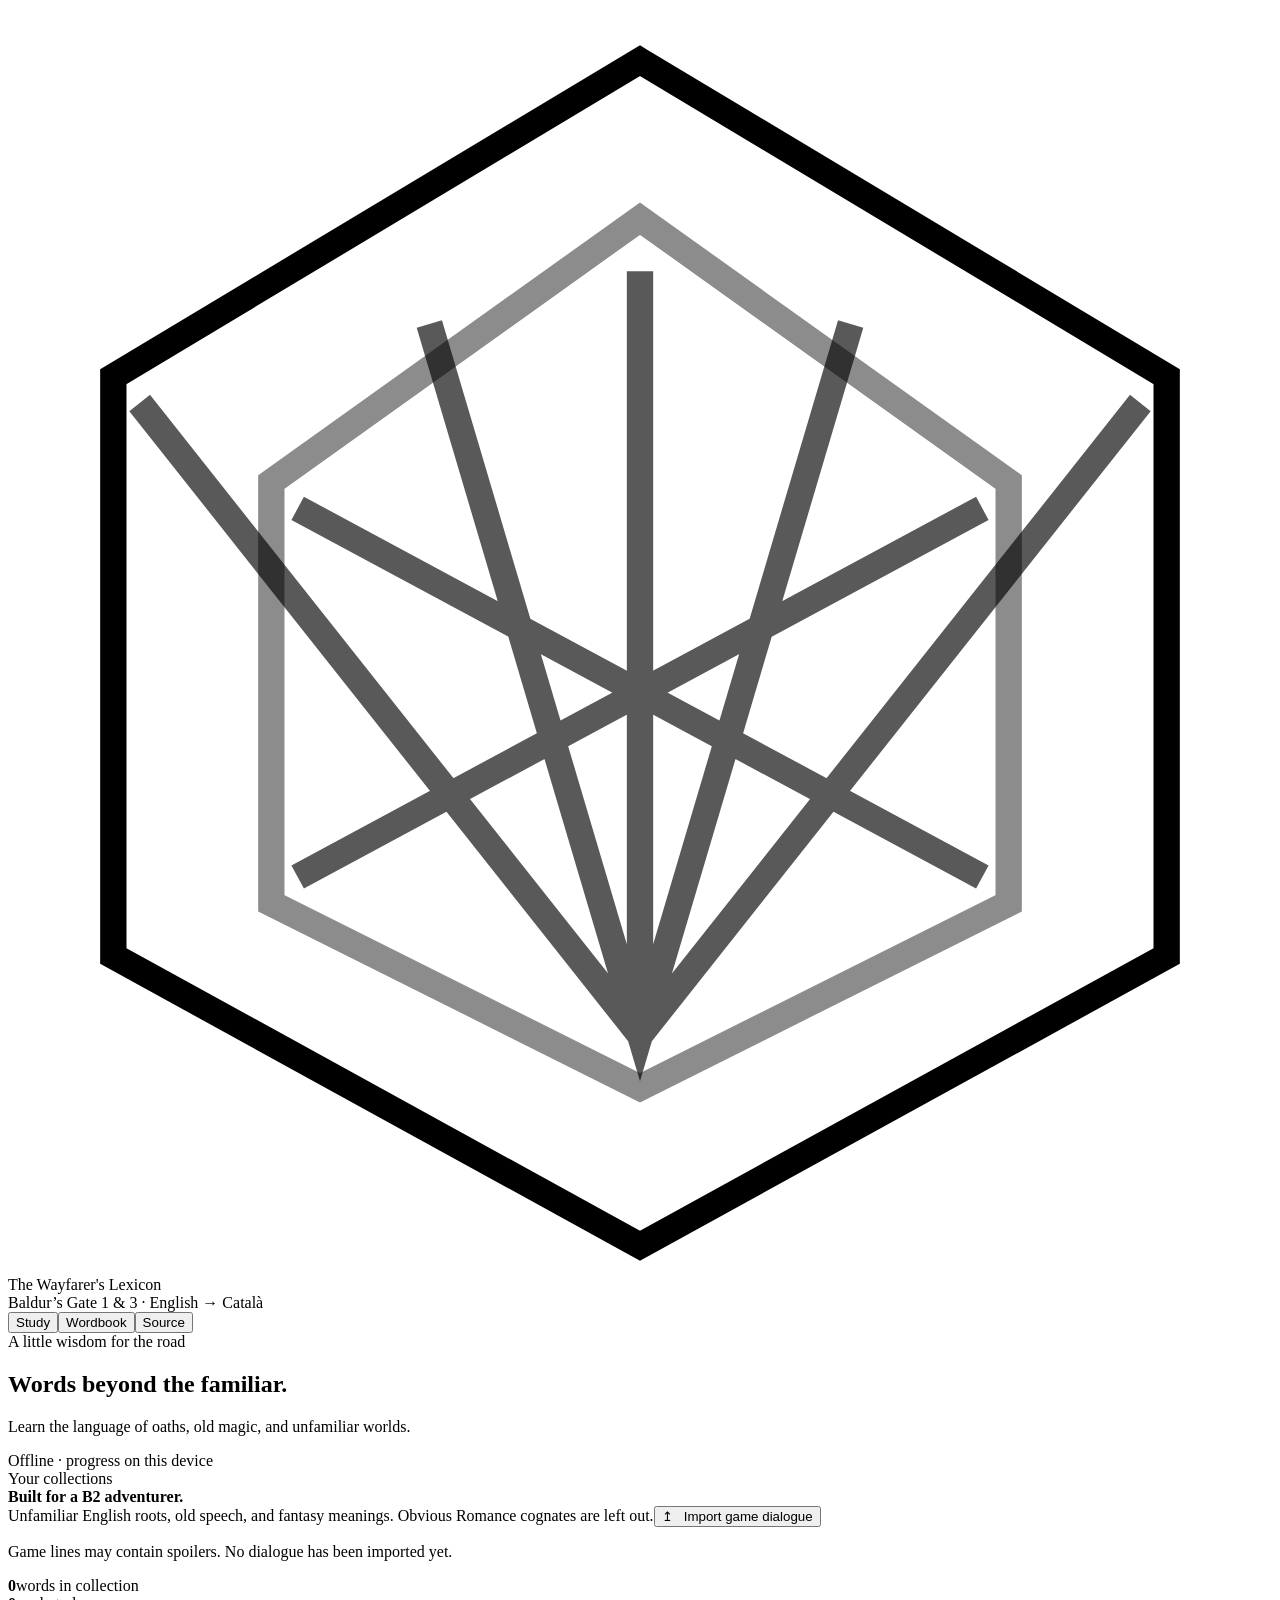
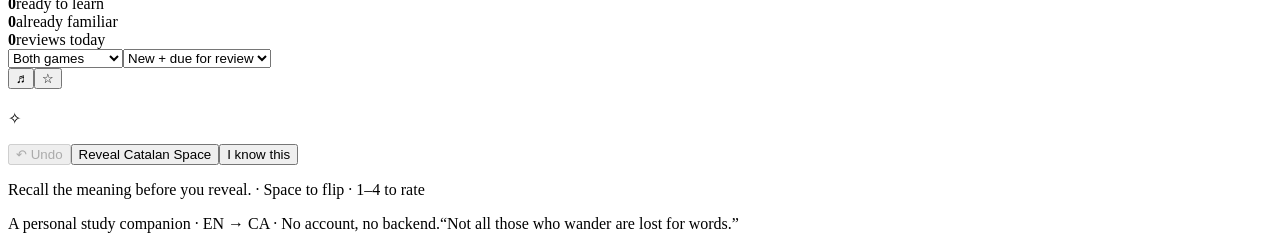
<file: bg3/template.html>
<!doctype html>
<html lang="en">
<head>
<meta charset="utf-8"><meta name="viewport" content="width=device-width,initial-scale=1">
<meta name="description" content="An offline English–Catalan fantasy vocabulary trainer for a B2 reader. Import BG3 English XML to study words in real game context.">
<title>The Wayfarer's Lexicon · BG3 vocabulary</title>
<style>/* APP_CSS */</style>
</head>
<body>
<div class="shell">
<header class="topbar"><div class="brand"><svg class="brand-icon" aria-hidden="true" viewBox="0 0 48 48" fill="none"><path d="M24 2 44 14v22L24 47 4 36V14Z" stroke="currentColor"/><path d="m24 8 14 10v16L24 41 10 34V18Z" stroke="currentColor" opacity=".45"/><path d="M24 10v29M11 19l26 14M37 19 11 33M16 12l8 27 8-27M5 15l19 24 19-24" stroke="currentColor" opacity=".65"/></svg><div><div class="brand-name">The Wayfarer's Lexicon</div><span class="brand-sub">Baldur’s Gate 1 & 3 · English → Català</span></div></div><nav class="nav" aria-label="Main navigation"><button data-view="study" class="active" aria-current="page">Study</button><button data-view="library">Wordbook <span class="number" id="nav-count"></span></button><button data-view="source">Source</button></nav></header>
<section class="intro"><div><div class="eyebrow">A little wisdom for the road</div><h1 id="page-title">Words beyond the familiar.</h1><p id="page-subtitle">Learn the language of oaths, old magic, and unfamiliar worlds.</p></div><div class="local-pill">Offline · progress on this device</div></section>
<div class="layout"><aside class="sidebar"><span class="small-label">Your collections</span><div class="categories" id="categories"></div><div class="side-note"><strong>Built for a B2 adventurer.</strong><br>Unfamiliar English roots, old speech, and fantasy meanings. Obvious Romance cognates are left out.<button data-go="source">↥ &nbsp; Import game dialogue</button><p>Game lines may contain spoilers. No dialogue has been imported yet.</p><div id="side-source"></div></div></aside>
<main>
<section class="view" id="view-study" aria-labelledby="page-title">
<div class="stats"><div class="stat"><b id="stat-total">0</b><span>words in collection</span></div><div class="stat"><b id="stat-ready">0</b><span>ready to learn</span></div><div class="stat"><b id="stat-known">0</b><span>already familiar</span></div><div class="stat"><b id="stat-reviewed">0</b><span>reviews today</span></div></div>
<div class="study-toolbar"><label><select id="game-filter" aria-label="Filter by game"><option value="all">Both games</option><option value="bg1">Baldur’s Gate 1</option><option value="bg3">Baldur’s Gate 3</option></select></label><label><span class="sr-only" hidden>Study mode</span><select id="study-mode" aria-label="Study mode"><option value="ready">New + due for review</option><option value="all">Explore all words</option><option value="starred">Saved words</option></select></label><span class="session-label" id="session-label"></span></div>
<div class="progress-track" role="progressbar" aria-label="Session progress" aria-valuemin="0" aria-valuemax="100" aria-valuenow="0" id="session-progress"><div id="progress-fill"></div></div>
<div id="card-area">
<article class="flashcard" id="flashcard" aria-label="Vocabulary flashcard"><div class="card-actions"><button id="speak" aria-label="Hear English word" title="Hear the English word">♬</button><button id="star" aria-label="Save word" aria-pressed="false" title="Save word">☆</button></div><div class="card-meta" id="card-category"></div><h2 class="word" id="card-word"></h2><p class="definition" id="card-definition" hidden></p><div class="ornament" aria-hidden="true">✧</div><p class="sentence" id="card-sentence"></p><p class="source-label" id="card-source"></p></article>
<div class="reveal-row" id="reveal-row"><button class="muted-button" id="undo" disabled>↶ Undo</button><button class="primary" id="reveal">Reveal Catalan <span class="key">Space</span></button><button class="muted-button" id="skip">I know this</button></div>
<div class="rating-row" id="rating-row" hidden><button data-rate="again">Again <span class="key">1</span><small>In this session</small></button><button data-rate="hard">Hard <span class="key">2</span><small>Tomorrow</small></button><button data-rate="good">Got it <span class="key">3</span><small id="good-delay">In 3 days</small></button><button data-rate="known">Familiar <span class="key">4</span><small>In 30 days</small></button></div>
<p class="keyboard-hint" id="keyboard-hint">Recall the meaning before you reveal. <span>·</span> Space to flip <span>·</span> 1–4 to rate</p>
</div>
<div class="empty" id="empty-study" hidden><div class="eyebrow">A well-earned rest</div><h2 id="empty-title">Your path is clear.</h2><p id="empty-message"></p><button class="primary" id="explore-all">Explore all words</button><button id="shuffle">Shuffle & restart</button><button id="empty-undo" disabled>↶ Undo last review</button></div>
<div class="source-banner" id="source-banner"></div>
</section>
<section class="view" id="view-library" hidden><div class="filter-controls"><input type="search" id="search" aria-label="Search English or Catalan words" placeholder="Find a word in English or Català…"><select id="list-status" aria-label="Filter words"><option value="all">All words</option><option value="new">Not studied</option><option value="learning">Learning</option><option value="known">Familiar</option><option value="starred">Saved</option></select></div><div class="list-count" id="list-count"></div><div class="word-list" id="word-list"></div></section>
<section class="view" id="view-source" hidden>
<div class="panel"><div class="eyebrow">From the game to your wordbook</div><h2 style="margin-top:12px">Bring your own dialogue.</h2><p id="source-summary">Verified game contexts from your English XML are bundled in this app.</p><label class="import-zone"><strong>Open your English XML</strong><span>Matches the curated vocabulary against BG3 localisation entries.<br>Uses short, readable lines from the file. Everything stays in your browser.</span><input type="file" id="xml-input" accept=".xml,application/xml,text/xml"></label><progress id="import-progress" class="progress-line" max="100" value="0" hidden aria-label="Import progress"></progress><p class="status" id="import-status" role="status"></p><p class="notice">After import, study shows only words found in your file. The bundled game contexts include Catalan translations. A newly imported sentence has a translation only if it exactly matches a reviewed source sentence. Importing in the browser does not copy the XML into the project folder.</p><div class="button-group"><button id="clear-import">Use practice deck</button><button id="download-contexts">Export matched contexts</button></div></div>
<div class="panel"><h2>Your progress, your device.</h2><p>Review dates, saved words, and selected game lines are stored in this browser. Export a backup before changing browsers or clearing site data. If your browser blocks local storage, you can still study and export a backup.</p><div class="button-group"><button id="export-progress">Export backup</button><label><span class="sr-only" hidden>Restore backup</span><input type="file" id="backup-input" accept="application/json,.json" aria-label="Restore backup" hidden><button id="restore-backup">Restore backup</button></label><button id="reset-progress" class="danger">Reset review progress</button></div><p class="status" id="storage-status" role="status"></p></div>
<details class="panel"><summary>How the vocabulary was chosen</summary><p>The glossary favours Germanic English roots, archaic dialogue, weaponry, creatures, and less familiar meanings. It omits close Catalan/Spanish cognates such as “necromancer”, “infernal”, and “ritual”. Some short words remain because their fantasy meaning is specialised.</p><p>Translations explain the meaning in Catalan; they are not claimed to be official D&amp;D terminology. Words can have other meanings: always read the context. The bundled game sentences have been reviewed for meaning and translated into Catalan. New automatic matches may need review.</p><p>The app includes Catalan translations for its curated game sentences and practice examples. It does not automatically translate arbitrary new dialogue. Game entries retain their XML content ID for traceability. Your file may also contain books, item descriptions, and interface text, since a localisation XML does not always identify dialogue separately.</p><p>To rebuild the standalone app from a locally available XML, run <code>python3 scripts/import_xml.py data/english.xml</code>. The original bytes remain in <code>data/english.xml</code>. See README.md for details.</p><p><strong>Review schedule:</strong> Again repeats later in this session; Hard is due tomorrow; Got it starts at three days and doubles the previous interval up to 60 days; Familiar is due in 30 days. Dates use your device's local calendar.</p></details>
</section>
</main></div>
<footer class="footer"><span>A personal study companion · EN → CA · No account, no backend.</span><span>“Not all those who wander are lost for words.”</span></footer>
</div>
<dialog class="dialog" id="word-dialog"><button class="close" id="close-dialog" aria-label="Close word details">×</button><div id="word-detail"></div><button class="primary" id="study-this">Study this word</button></dialog><div class="toast" id="toast" role="status" hidden></div>
<script id="deck-data" type="application/json">/* DECK_DATA */</script>
<script>/* APP_JS */</script>
</body></html>
</file>
